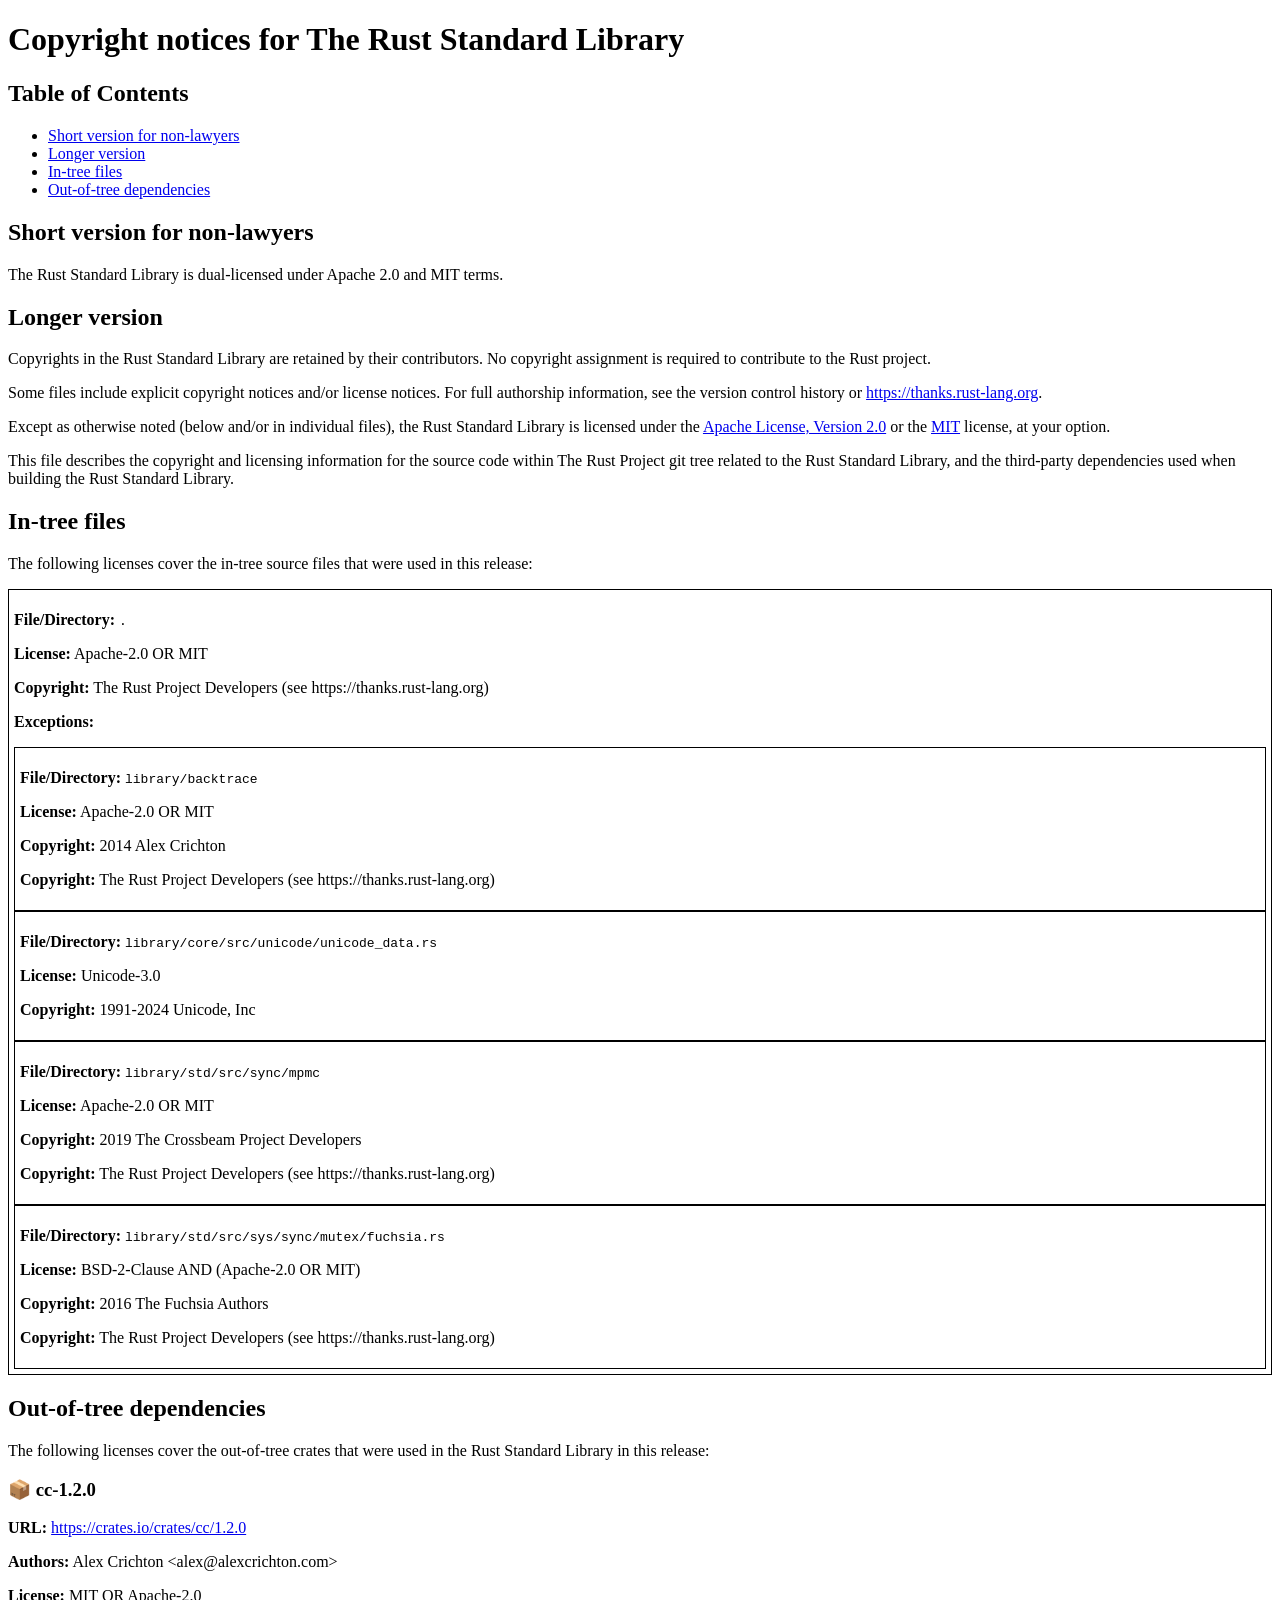
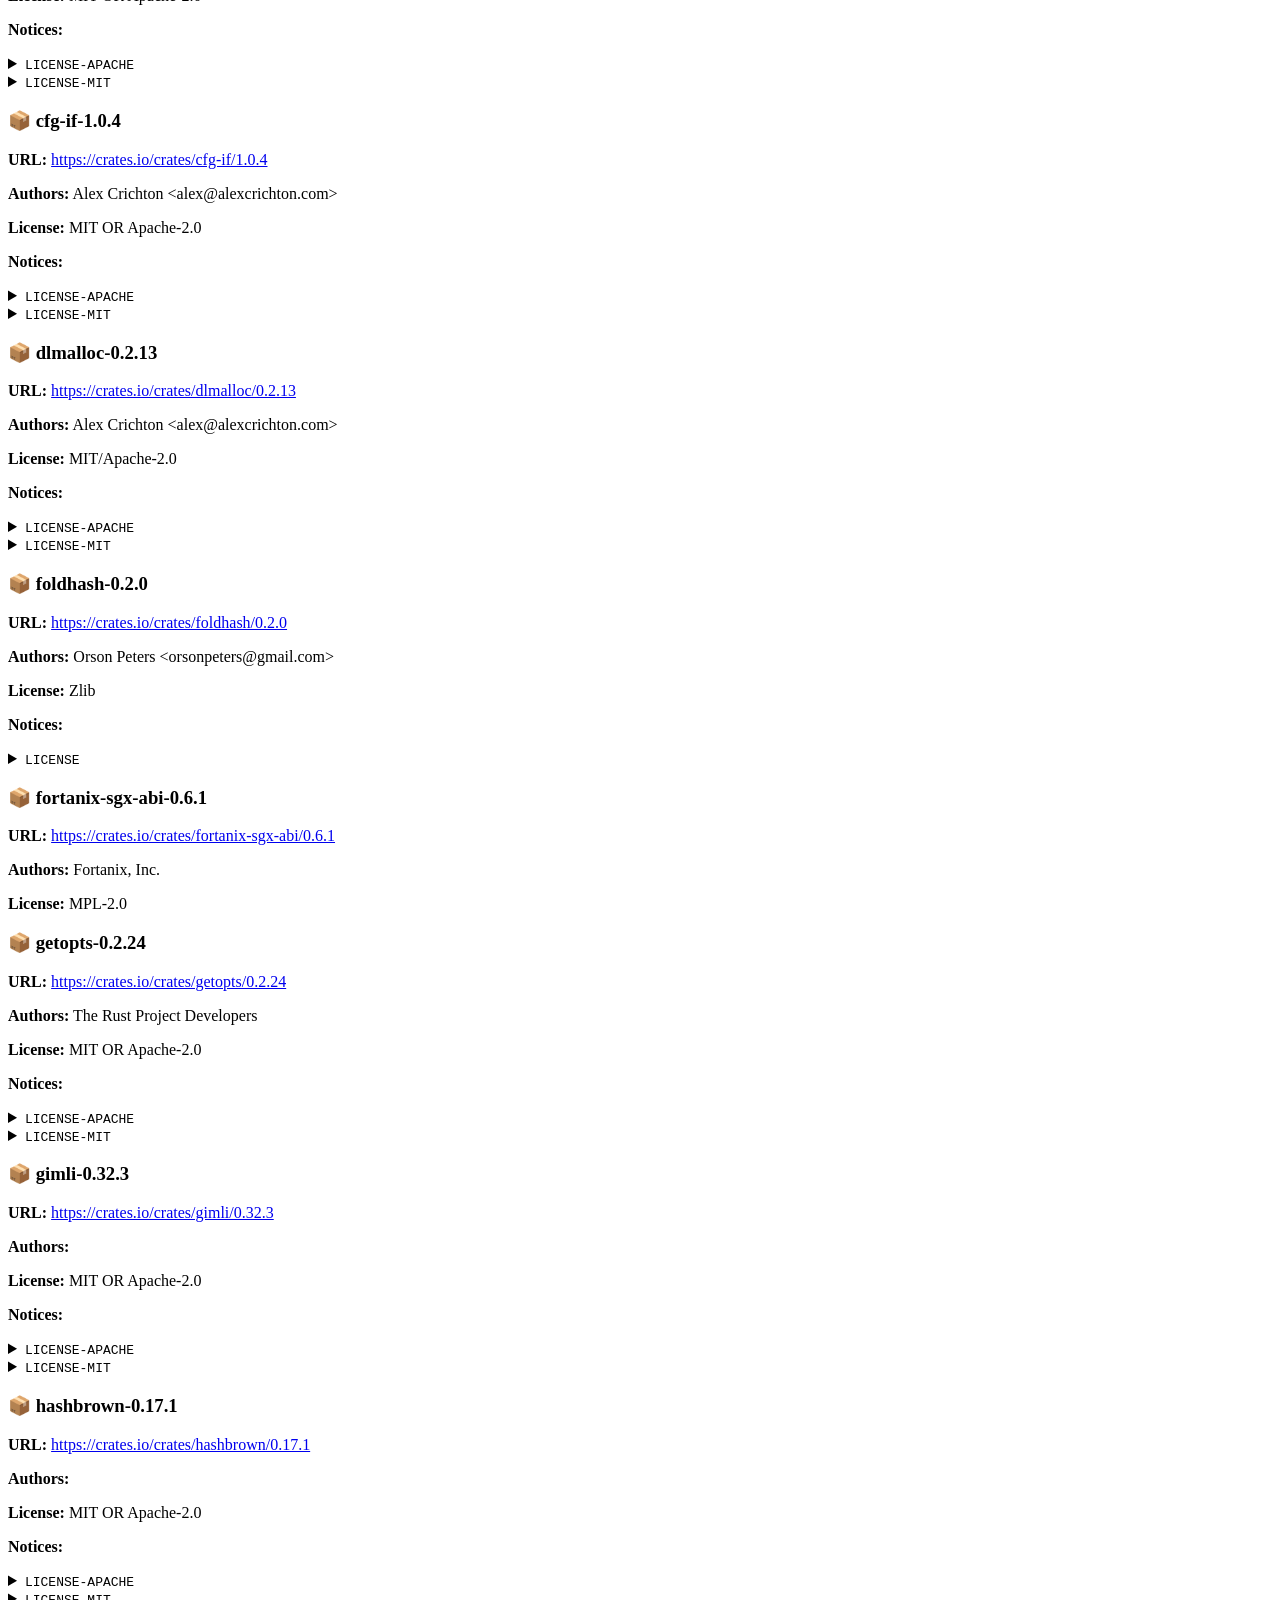
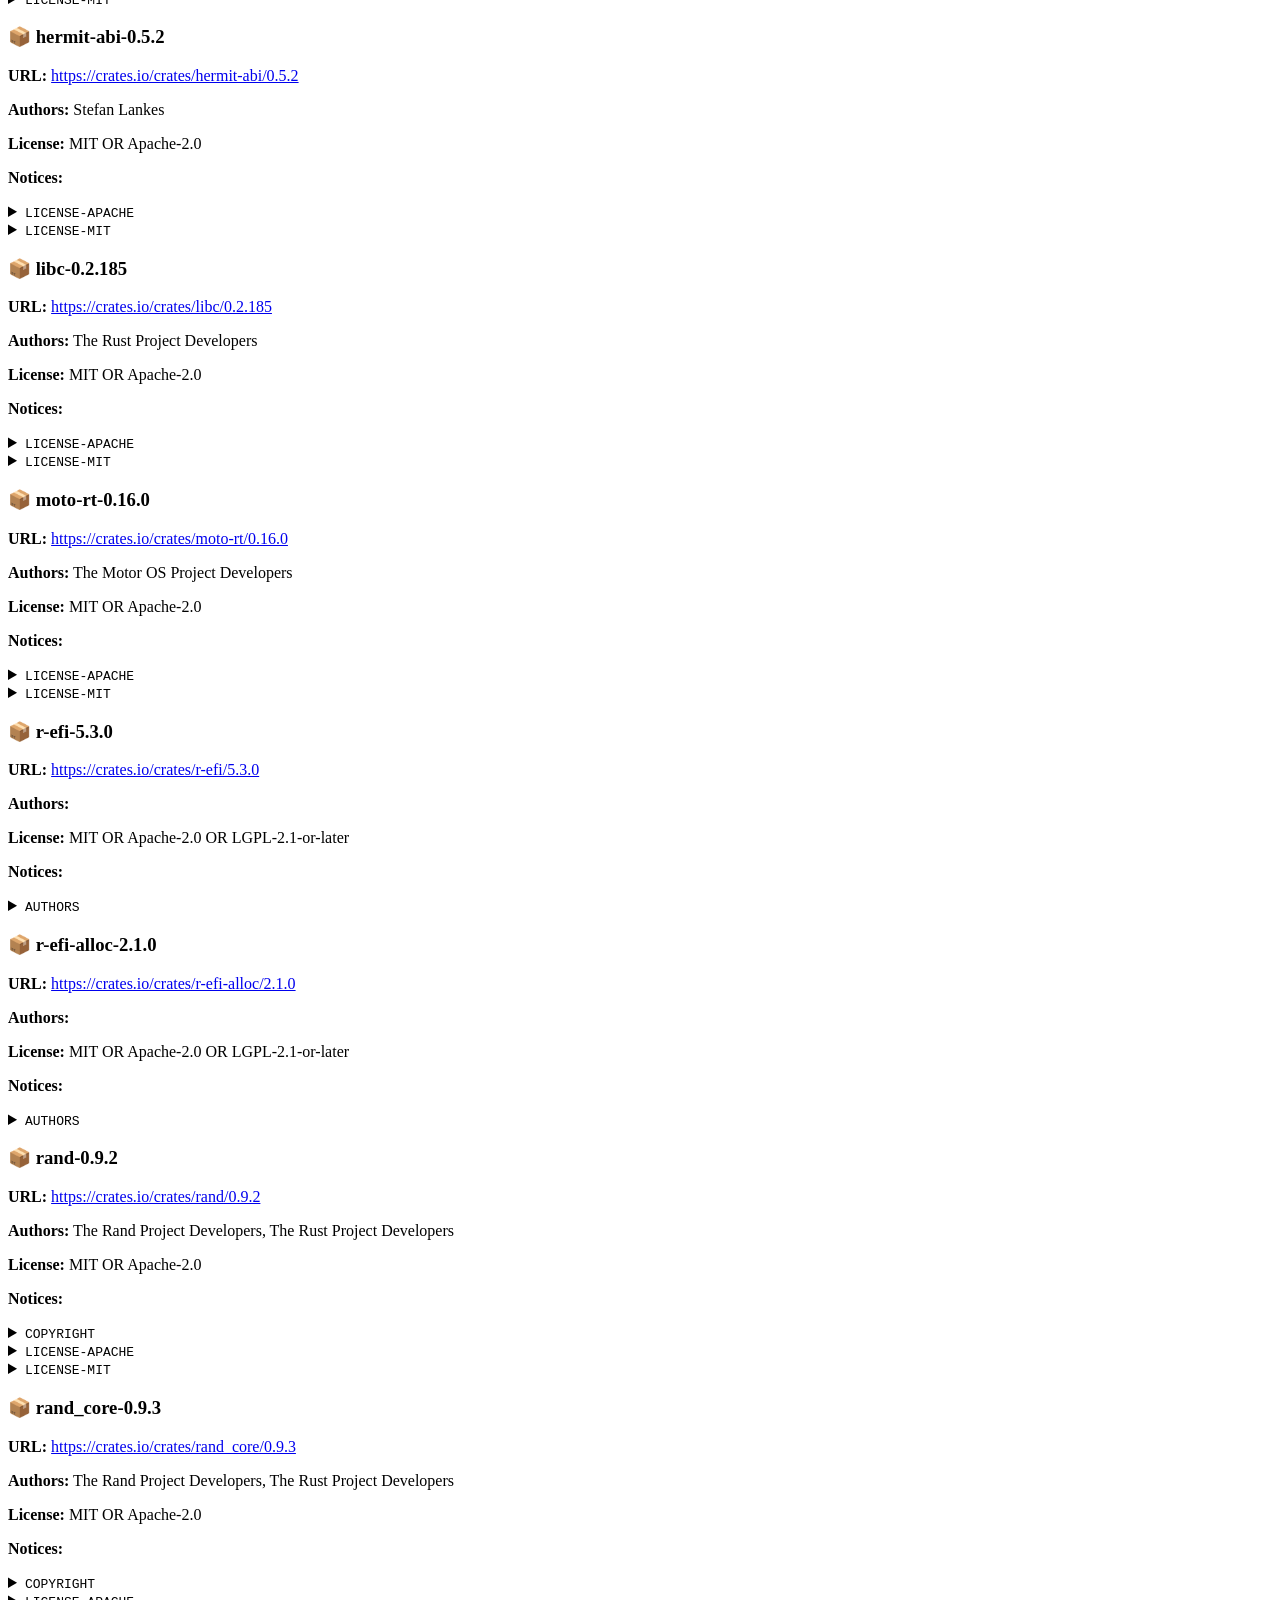
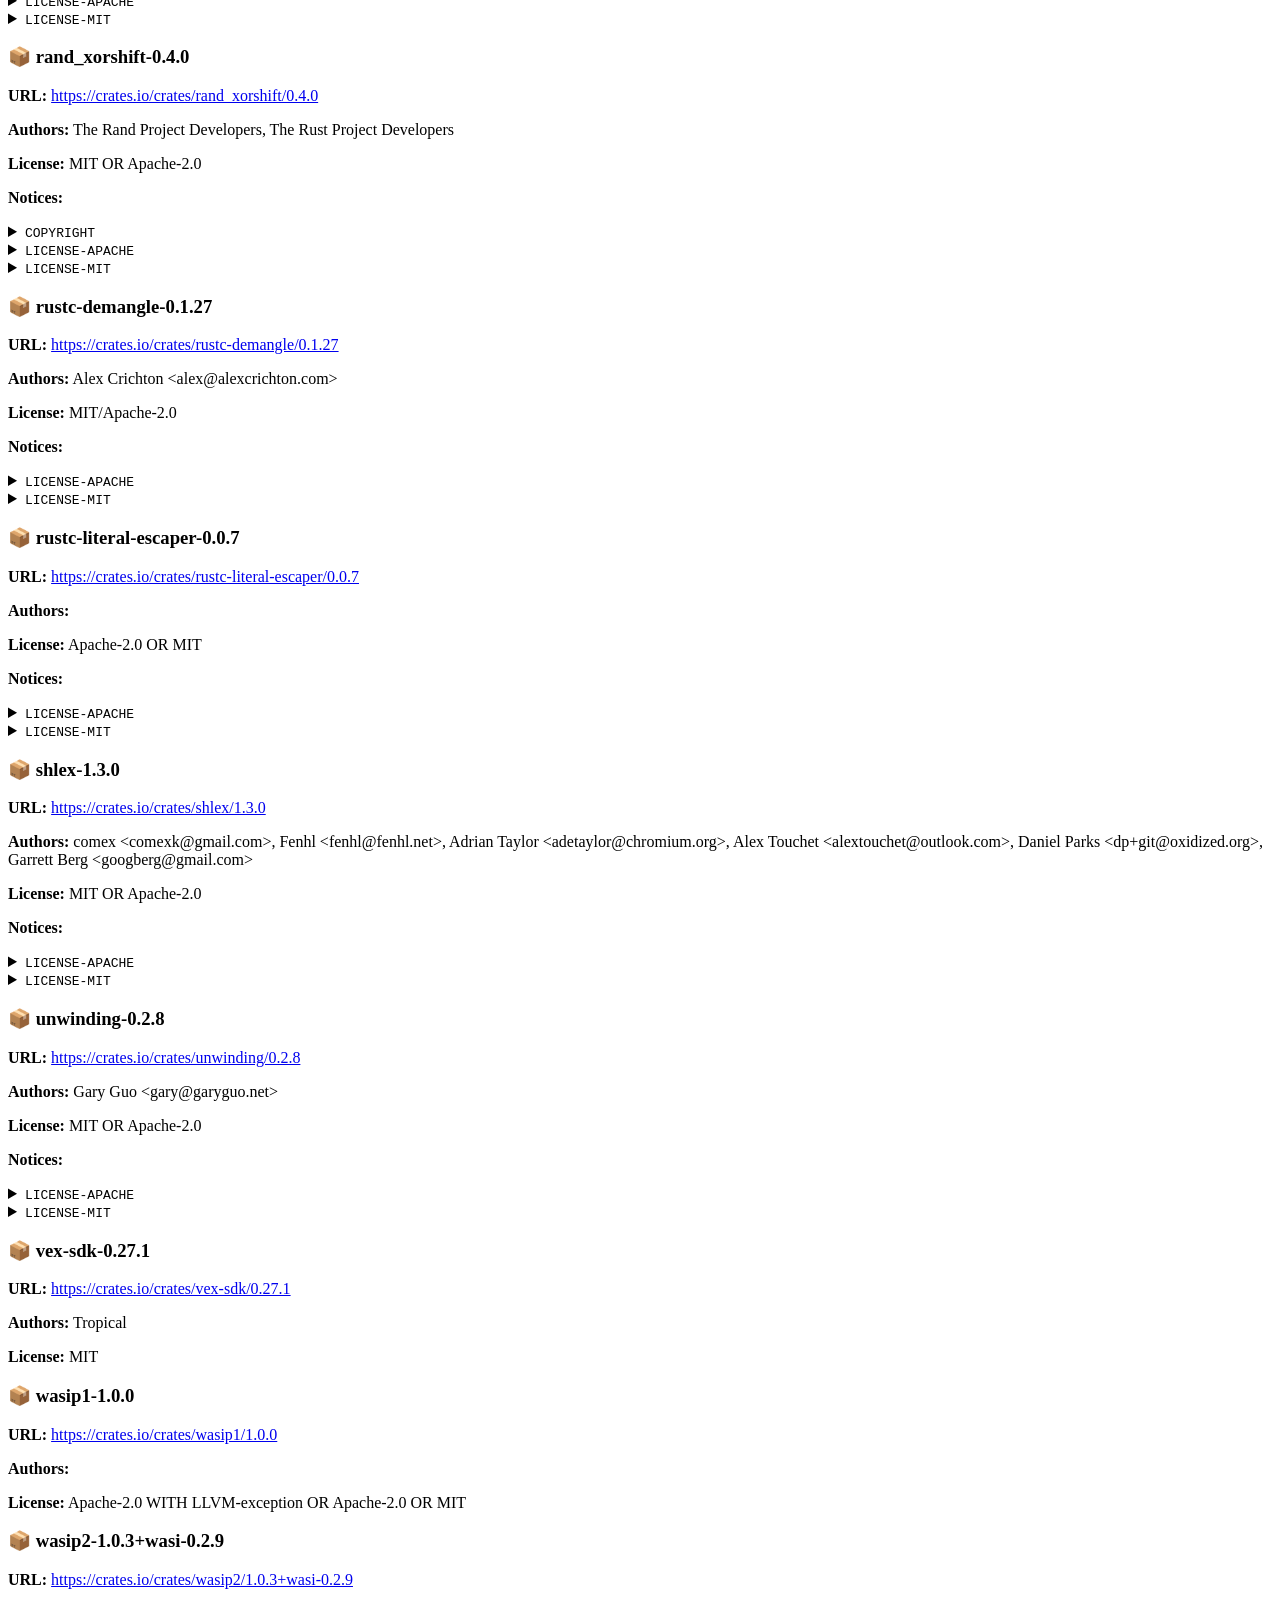
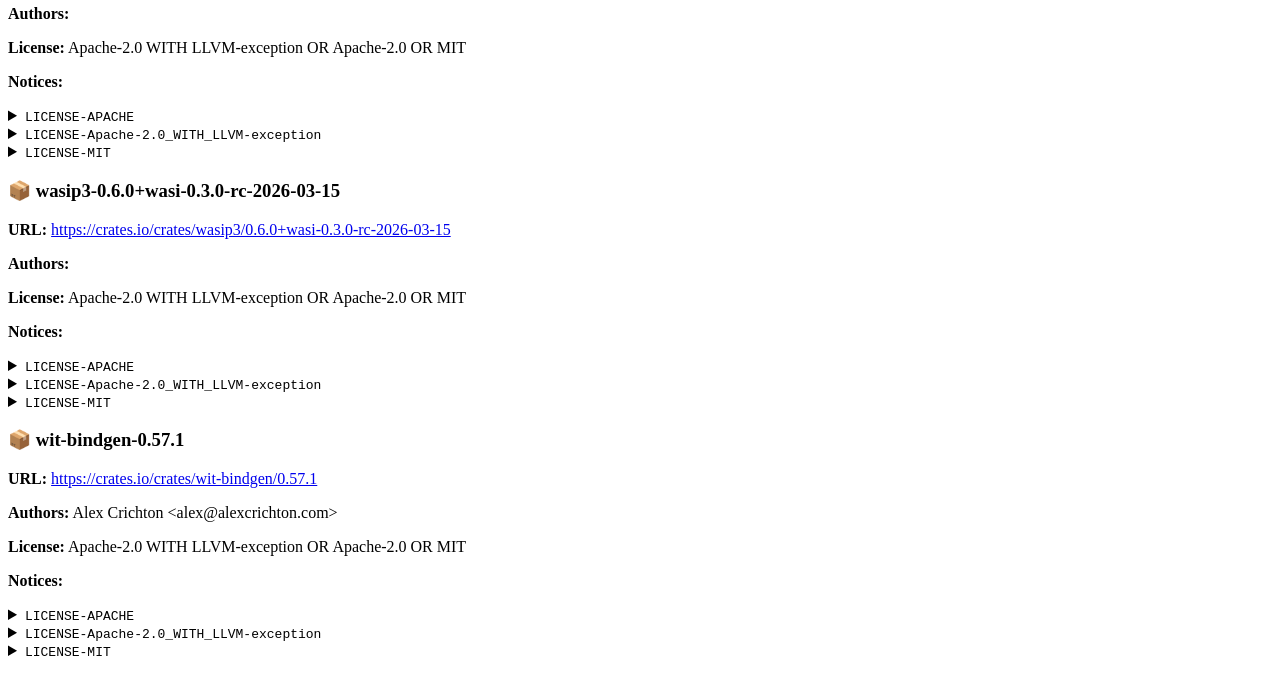
<file: docs/RUST_STDLIB_NOTICES.html>
<!DOCTYPE html>
<html>
<head>
    <meta charset="UTF-8">
    <title>Copyright notices for The Rust Standard Library</title>
</head>
<body>

<h1>Copyright notices for The Rust Standard Library</h1>

<h2>Table of Contents</h2>
<ul>
    <li><a href="#short-version">Short version for non-lawyers</a></li>
    <li><a href="#longer-version">Longer version</a></li>
    <li><a href="#in-tree-files">In-tree files</a></li>
    <li><a href="#out-of-tree-dependencies">Out-of-tree dependencies</a></li>
</ul>

<h2 id="short-version">Short version for non-lawyers</h2>

The Rust Standard Library is dual-licensed under Apache 2.0 and MIT terms.

<h2 id="longer-version">Longer version</h2>

<p>Copyrights in the Rust Standard Library are retained by their contributors. No copyright assignment is required to contribute to the Rust project.</p>

<p>Some files include explicit copyright notices and/or license notices. For full authorship information, see the version control history or <a href="https://thanks.rust-lang.org">https://thanks.rust-lang.org</a>.</p>

<p>Except as otherwise noted (below and/or in individual files), the Rust Standard Library is licensed under the <a href="http://www.apache.org/licenses/LICENSE-2.0">Apache License, Version 2.0</a> or the <a href="http://opensource.org/licenses/MIT">MIT</a> license, at your option.</p>

<p>This file describes the copyright and licensing information for the source code within The Rust Project git tree related to the Rust Standard Library, and the third-party dependencies used when building the Rust Standard Library.</p>

<h2 id="in-tree-files">In-tree files</h2>

<p>The following licenses cover the in-tree source files that were used in this release:</p>






<div style="border:1px solid black; padding: 5px;">

    <p>
    <b>File/Directory:</b> <code>.</code>
    </p>

    

    <p><b>License:</b> Apache-2.0 OR MIT</p>
    
    <p><b>Copyright:</b> The Rust Project Developers (see https://thanks.rust-lang.org)</p>
    

    

    

    <p><b>Exceptions:</b></p>
    
    

<div style="border:1px solid black; padding: 5px;">

    <p>
    <b>File/Directory:</b> <code>library/backtrace</code>
    </p>

    

    <p><b>License:</b> Apache-2.0 OR MIT</p>
    
    <p><b>Copyright:</b> 2014 Alex Crichton</p>
    
    <p><b>Copyright:</b> The Rust Project Developers (see https://thanks.rust-lang.org)</p>
    

    

    

</div>


    
    

<div style="border:1px solid black; padding: 5px;">
    <p>
    <b>File/Directory:</b> <code>library/core/src/unicode/unicode_data.rs</code>
    </p>

    <p><b>License:</b> Unicode-3.0</p>
    
    <p><b>Copyright:</b> 1991-2024 Unicode, Inc</p>
    
</div>


    
    

<div style="border:1px solid black; padding: 5px;">

    <p>
    <b>File/Directory:</b> <code>library/std/src/sync/mpmc</code>
    </p>

    

    <p><b>License:</b> Apache-2.0 OR MIT</p>
    
    <p><b>Copyright:</b> 2019 The Crossbeam Project Developers</p>
    
    <p><b>Copyright:</b> The Rust Project Developers (see https://thanks.rust-lang.org)</p>
    

    

    

</div>


    
    

<div style="border:1px solid black; padding: 5px;">
    <p>
    <b>File/Directory:</b> <code>library/std/src/sys/sync/mutex/fuchsia.rs</code>
    </p>

    <p><b>License:</b> BSD-2-Clause AND (Apache-2.0 OR MIT)</p>
    
    <p><b>Copyright:</b> 2016 The Fuchsia Authors</p>
    
    <p><b>Copyright:</b> The Rust Project Developers (see https://thanks.rust-lang.org)</p>
    
</div>


    

    

</div>






<h2 id="out-of-tree-dependencies">Out-of-tree dependencies</h2>

<p>The following licenses cover the out-of-tree crates that were used in the
Rust Standard Library in this release:</p>


    <h3>📦 cc-1.2.0</h3>
    <p><b>URL:</b> <a href="https://crates.io/crates/cc/1.2.0">https://crates.io/crates/cc/1.2.0</a></p>
    <p><b>Authors:</b> Alex Crichton &#60;alex@alexcrichton.com&#62;</p>
    <p><b>License:</b> MIT OR Apache-2.0</p>
    
    
        <p><b>Notices:</b>
        
            <details>
                <summary><code>LICENSE-APACHE</code></summary>
                <pre>
                              Apache License
                        Version 2.0, January 2004
                     http://www.apache.org/licenses/

TERMS AND CONDITIONS FOR USE, REPRODUCTION, AND DISTRIBUTION

1. Definitions.

   &#34;License&#34; shall mean the terms and conditions for use, reproduction,
   and distribution as defined by Sections 1 through 9 of this document.

   &#34;Licensor&#34; shall mean the copyright owner or entity authorized by
   the copyright owner that is granting the License.

   &#34;Legal Entity&#34; shall mean the union of the acting entity and all
   other entities that control, are controlled by, or are under common
   control with that entity. For the purposes of this definition,
   &#34;control&#34; means (i) the power, direct or indirect, to cause the
   direction or management of such entity, whether by contract or
   otherwise, or (ii) ownership of fifty percent (50%) or more of the
   outstanding shares, or (iii) beneficial ownership of such entity.

   &#34;You&#34; (or &#34;Your&#34;) shall mean an individual or Legal Entity
   exercising permissions granted by this License.

   &#34;Source&#34; form shall mean the preferred form for making modifications,
   including but not limited to software source code, documentation
   source, and configuration files.

   &#34;Object&#34; form shall mean any form resulting from mechanical
   transformation or translation of a Source form, including but
   not limited to compiled object code, generated documentation,
   and conversions to other media types.

   &#34;Work&#34; shall mean the work of authorship, whether in Source or
   Object form, made available under the License, as indicated by a
   copyright notice that is included in or attached to the work
   (an example is provided in the Appendix below).

   &#34;Derivative Works&#34; shall mean any work, whether in Source or Object
   form, that is based on (or derived from) the Work and for which the
   editorial revisions, annotations, elaborations, or other modifications
   represent, as a whole, an original work of authorship. For the purposes
   of this License, Derivative Works shall not include works that remain
   separable from, or merely link (or bind by name) to the interfaces of,
   the Work and Derivative Works thereof.

   &#34;Contribution&#34; shall mean any work of authorship, including
   the original version of the Work and any modifications or additions
   to that Work or Derivative Works thereof, that is intentionally
   submitted to Licensor for inclusion in the Work by the copyright owner
   or by an individual or Legal Entity authorized to submit on behalf of
   the copyright owner. For the purposes of this definition, &#34;submitted&#34;
   means any form of electronic, verbal, or written communication sent
   to the Licensor or its representatives, including but not limited to
   communication on electronic mailing lists, source code control systems,
   and issue tracking systems that are managed by, or on behalf of, the
   Licensor for the purpose of discussing and improving the Work, but
   excluding communication that is conspicuously marked or otherwise
   designated in writing by the copyright owner as &#34;Not a Contribution.&#34;

   &#34;Contributor&#34; shall mean Licensor and any individual or Legal Entity
   on behalf of whom a Contribution has been received by Licensor and
   subsequently incorporated within the Work.

2. Grant of Copyright License. Subject to the terms and conditions of
   this License, each Contributor hereby grants to You a perpetual,
   worldwide, non-exclusive, no-charge, royalty-free, irrevocable
   copyright license to reproduce, prepare Derivative Works of,
   publicly display, publicly perform, sublicense, and distribute the
   Work and such Derivative Works in Source or Object form.

3. Grant of Patent License. Subject to the terms and conditions of
   this License, each Contributor hereby grants to You a perpetual,
   worldwide, non-exclusive, no-charge, royalty-free, irrevocable
   (except as stated in this section) patent license to make, have made,
   use, offer to sell, sell, import, and otherwise transfer the Work,
   where such license applies only to those patent claims licensable
   by such Contributor that are necessarily infringed by their
   Contribution(s) alone or by combination of their Contribution(s)
   with the Work to which such Contribution(s) was submitted. If You
   institute patent litigation against any entity (including a
   cross-claim or counterclaim in a lawsuit) alleging that the Work
   or a Contribution incorporated within the Work constitutes direct
   or contributory patent infringement, then any patent licenses
   granted to You under this License for that Work shall terminate
   as of the date such litigation is filed.

4. Redistribution. You may reproduce and distribute copies of the
   Work or Derivative Works thereof in any medium, with or without
   modifications, and in Source or Object form, provided that You
   meet the following conditions:

   (a) You must give any other recipients of the Work or
       Derivative Works a copy of this License; and

   (b) You must cause any modified files to carry prominent notices
       stating that You changed the files; and

   (c) You must retain, in the Source form of any Derivative Works
       that You distribute, all copyright, patent, trademark, and
       attribution notices from the Source form of the Work,
       excluding those notices that do not pertain to any part of
       the Derivative Works; and

   (d) If the Work includes a &#34;NOTICE&#34; text file as part of its
       distribution, then any Derivative Works that You distribute must
       include a readable copy of the attribution notices contained
       within such NOTICE file, excluding those notices that do not
       pertain to any part of the Derivative Works, in at least one
       of the following places: within a NOTICE text file distributed
       as part of the Derivative Works; within the Source form or
       documentation, if provided along with the Derivative Works; or,
       within a display generated by the Derivative Works, if and
       wherever such third-party notices normally appear. The contents
       of the NOTICE file are for informational purposes only and
       do not modify the License. You may add Your own attribution
       notices within Derivative Works that You distribute, alongside
       or as an addendum to the NOTICE text from the Work, provided
       that such additional attribution notices cannot be construed
       as modifying the License.

   You may add Your own copyright statement to Your modifications and
   may provide additional or different license terms and conditions
   for use, reproduction, or distribution of Your modifications, or
   for any such Derivative Works as a whole, provided Your use,
   reproduction, and distribution of the Work otherwise complies with
   the conditions stated in this License.

5. Submission of Contributions. Unless You explicitly state otherwise,
   any Contribution intentionally submitted for inclusion in the Work
   by You to the Licensor shall be under the terms and conditions of
   this License, without any additional terms or conditions.
   Notwithstanding the above, nothing herein shall supersede or modify
   the terms of any separate license agreement you may have executed
   with Licensor regarding such Contributions.

6. Trademarks. This License does not grant permission to use the trade
   names, trademarks, service marks, or product names of the Licensor,
   except as required for reasonable and customary use in describing the
   origin of the Work and reproducing the content of the NOTICE file.

7. Disclaimer of Warranty. Unless required by applicable law or
   agreed to in writing, Licensor provides the Work (and each
   Contributor provides its Contributions) on an &#34;AS IS&#34; BASIS,
   WITHOUT WARRANTIES OR CONDITIONS OF ANY KIND, either express or
   implied, including, without limitation, any warranties or conditions
   of TITLE, NON-INFRINGEMENT, MERCHANTABILITY, or FITNESS FOR A
   PARTICULAR PURPOSE. You are solely responsible for determining the
   appropriateness of using or redistributing the Work and assume any
   risks associated with Your exercise of permissions under this License.

8. Limitation of Liability. In no event and under no legal theory,
   whether in tort (including negligence), contract, or otherwise,
   unless required by applicable law (such as deliberate and grossly
   negligent acts) or agreed to in writing, shall any Contributor be
   liable to You for damages, including any direct, indirect, special,
   incidental, or consequential damages of any character arising as a
   result of this License or out of the use or inability to use the
   Work (including but not limited to damages for loss of goodwill,
   work stoppage, computer failure or malfunction, or any and all
   other commercial damages or losses), even if such Contributor
   has been advised of the possibility of such damages.

9. Accepting Warranty or Additional Liability. While redistributing
   the Work or Derivative Works thereof, You may choose to offer,
   and charge a fee for, acceptance of support, warranty, indemnity,
   or other liability obligations and/or rights consistent with this
   License. However, in accepting such obligations, You may act only
   on Your own behalf and on Your sole responsibility, not on behalf
   of any other Contributor, and only if You agree to indemnify,
   defend, and hold each Contributor harmless for any liability
   incurred by, or claims asserted against, such Contributor by reason
   of your accepting any such warranty or additional liability.

END OF TERMS AND CONDITIONS

APPENDIX: How to apply the Apache License to your work.

   To apply the Apache License to your work, attach the following
   boilerplate notice, with the fields enclosed by brackets &#34;[]&#34;
   replaced with your own identifying information. (Don&#39;t include
   the brackets!)  The text should be enclosed in the appropriate
   comment syntax for the file format. We also recommend that a
   file or class name and description of purpose be included on the
   same &#34;printed page&#34; as the copyright notice for easier
   identification within third-party archives.

Copyright [yyyy] [name of copyright owner]

Licensed under the Apache License, Version 2.0 (the &#34;License&#34;);
you may not use this file except in compliance with the License.
You may obtain a copy of the License at

	http://www.apache.org/licenses/LICENSE-2.0

Unless required by applicable law or agreed to in writing, software
distributed under the License is distributed on an &#34;AS IS&#34; BASIS,
WITHOUT WARRANTIES OR CONDITIONS OF ANY KIND, either express or implied.
See the License for the specific language governing permissions and
limitations under the License.

                </pre>
            </details>
        
            <details>
                <summary><code>LICENSE-MIT</code></summary>
                <pre>
Copyright (c) 2014 Alex Crichton

Permission is hereby granted, free of charge, to any
person obtaining a copy of this software and associated
documentation files (the &#34;Software&#34;), to deal in the
Software without restriction, including without
limitation the rights to use, copy, modify, merge,
publish, distribute, sublicense, and/or sell copies of
the Software, and to permit persons to whom the Software
is furnished to do so, subject to the following
conditions:

The above copyright notice and this permission notice
shall be included in all copies or substantial portions
of the Software.

THE SOFTWARE IS PROVIDED &#34;AS IS&#34;, WITHOUT WARRANTY OF
ANY KIND, EXPRESS OR IMPLIED, INCLUDING BUT NOT LIMITED
TO THE WARRANTIES OF MERCHANTABILITY, FITNESS FOR A
PARTICULAR PURPOSE AND NONINFRINGEMENT. IN NO EVENT
SHALL THE AUTHORS OR COPYRIGHT HOLDERS BE LIABLE FOR ANY
CLAIM, DAMAGES OR OTHER LIABILITY, WHETHER IN AN ACTION
OF CONTRACT, TORT OR OTHERWISE, ARISING FROM, OUT OF OR
IN CONNECTION WITH THE SOFTWARE OR THE USE OR OTHER
DEALINGS IN THE SOFTWARE.

                </pre>
            </details>
        
        </p>
    

    <h3>📦 cfg-if-1.0.4</h3>
    <p><b>URL:</b> <a href="https://crates.io/crates/cfg-if/1.0.4">https://crates.io/crates/cfg-if/1.0.4</a></p>
    <p><b>Authors:</b> Alex Crichton &#60;alex@alexcrichton.com&#62;</p>
    <p><b>License:</b> MIT OR Apache-2.0</p>
    
    
        <p><b>Notices:</b>
        
            <details>
                <summary><code>LICENSE-APACHE</code></summary>
                <pre>
                              Apache License
                        Version 2.0, January 2004
                     http://www.apache.org/licenses/

TERMS AND CONDITIONS FOR USE, REPRODUCTION, AND DISTRIBUTION

1. Definitions.

   &#34;License&#34; shall mean the terms and conditions for use, reproduction,
   and distribution as defined by Sections 1 through 9 of this document.

   &#34;Licensor&#34; shall mean the copyright owner or entity authorized by
   the copyright owner that is granting the License.

   &#34;Legal Entity&#34; shall mean the union of the acting entity and all
   other entities that control, are controlled by, or are under common
   control with that entity. For the purposes of this definition,
   &#34;control&#34; means (i) the power, direct or indirect, to cause the
   direction or management of such entity, whether by contract or
   otherwise, or (ii) ownership of fifty percent (50%) or more of the
   outstanding shares, or (iii) beneficial ownership of such entity.

   &#34;You&#34; (or &#34;Your&#34;) shall mean an individual or Legal Entity
   exercising permissions granted by this License.

   &#34;Source&#34; form shall mean the preferred form for making modifications,
   including but not limited to software source code, documentation
   source, and configuration files.

   &#34;Object&#34; form shall mean any form resulting from mechanical
   transformation or translation of a Source form, including but
   not limited to compiled object code, generated documentation,
   and conversions to other media types.

   &#34;Work&#34; shall mean the work of authorship, whether in Source or
   Object form, made available under the License, as indicated by a
   copyright notice that is included in or attached to the work
   (an example is provided in the Appendix below).

   &#34;Derivative Works&#34; shall mean any work, whether in Source or Object
   form, that is based on (or derived from) the Work and for which the
   editorial revisions, annotations, elaborations, or other modifications
   represent, as a whole, an original work of authorship. For the purposes
   of this License, Derivative Works shall not include works that remain
   separable from, or merely link (or bind by name) to the interfaces of,
   the Work and Derivative Works thereof.

   &#34;Contribution&#34; shall mean any work of authorship, including
   the original version of the Work and any modifications or additions
   to that Work or Derivative Works thereof, that is intentionally
   submitted to Licensor for inclusion in the Work by the copyright owner
   or by an individual or Legal Entity authorized to submit on behalf of
   the copyright owner. For the purposes of this definition, &#34;submitted&#34;
   means any form of electronic, verbal, or written communication sent
   to the Licensor or its representatives, including but not limited to
   communication on electronic mailing lists, source code control systems,
   and issue tracking systems that are managed by, or on behalf of, the
   Licensor for the purpose of discussing and improving the Work, but
   excluding communication that is conspicuously marked or otherwise
   designated in writing by the copyright owner as &#34;Not a Contribution.&#34;

   &#34;Contributor&#34; shall mean Licensor and any individual or Legal Entity
   on behalf of whom a Contribution has been received by Licensor and
   subsequently incorporated within the Work.

2. Grant of Copyright License. Subject to the terms and conditions of
   this License, each Contributor hereby grants to You a perpetual,
   worldwide, non-exclusive, no-charge, royalty-free, irrevocable
   copyright license to reproduce, prepare Derivative Works of,
   publicly display, publicly perform, sublicense, and distribute the
   Work and such Derivative Works in Source or Object form.

3. Grant of Patent License. Subject to the terms and conditions of
   this License, each Contributor hereby grants to You a perpetual,
   worldwide, non-exclusive, no-charge, royalty-free, irrevocable
   (except as stated in this section) patent license to make, have made,
   use, offer to sell, sell, import, and otherwise transfer the Work,
   where such license applies only to those patent claims licensable
   by such Contributor that are necessarily infringed by their
   Contribution(s) alone or by combination of their Contribution(s)
   with the Work to which such Contribution(s) was submitted. If You
   institute patent litigation against any entity (including a
   cross-claim or counterclaim in a lawsuit) alleging that the Work
   or a Contribution incorporated within the Work constitutes direct
   or contributory patent infringement, then any patent licenses
   granted to You under this License for that Work shall terminate
   as of the date such litigation is filed.

4. Redistribution. You may reproduce and distribute copies of the
   Work or Derivative Works thereof in any medium, with or without
   modifications, and in Source or Object form, provided that You
   meet the following conditions:

   (a) You must give any other recipients of the Work or
       Derivative Works a copy of this License; and

   (b) You must cause any modified files to carry prominent notices
       stating that You changed the files; and

   (c) You must retain, in the Source form of any Derivative Works
       that You distribute, all copyright, patent, trademark, and
       attribution notices from the Source form of the Work,
       excluding those notices that do not pertain to any part of
       the Derivative Works; and

   (d) If the Work includes a &#34;NOTICE&#34; text file as part of its
       distribution, then any Derivative Works that You distribute must
       include a readable copy of the attribution notices contained
       within such NOTICE file, excluding those notices that do not
       pertain to any part of the Derivative Works, in at least one
       of the following places: within a NOTICE text file distributed
       as part of the Derivative Works; within the Source form or
       documentation, if provided along with the Derivative Works; or,
       within a display generated by the Derivative Works, if and
       wherever such third-party notices normally appear. The contents
       of the NOTICE file are for informational purposes only and
       do not modify the License. You may add Your own attribution
       notices within Derivative Works that You distribute, alongside
       or as an addendum to the NOTICE text from the Work, provided
       that such additional attribution notices cannot be construed
       as modifying the License.

   You may add Your own copyright statement to Your modifications and
   may provide additional or different license terms and conditions
   for use, reproduction, or distribution of Your modifications, or
   for any such Derivative Works as a whole, provided Your use,
   reproduction, and distribution of the Work otherwise complies with
   the conditions stated in this License.

5. Submission of Contributions. Unless You explicitly state otherwise,
   any Contribution intentionally submitted for inclusion in the Work
   by You to the Licensor shall be under the terms and conditions of
   this License, without any additional terms or conditions.
   Notwithstanding the above, nothing herein shall supersede or modify
   the terms of any separate license agreement you may have executed
   with Licensor regarding such Contributions.

6. Trademarks. This License does not grant permission to use the trade
   names, trademarks, service marks, or product names of the Licensor,
   except as required for reasonable and customary use in describing the
   origin of the Work and reproducing the content of the NOTICE file.

7. Disclaimer of Warranty. Unless required by applicable law or
   agreed to in writing, Licensor provides the Work (and each
   Contributor provides its Contributions) on an &#34;AS IS&#34; BASIS,
   WITHOUT WARRANTIES OR CONDITIONS OF ANY KIND, either express or
   implied, including, without limitation, any warranties or conditions
   of TITLE, NON-INFRINGEMENT, MERCHANTABILITY, or FITNESS FOR A
   PARTICULAR PURPOSE. You are solely responsible for determining the
   appropriateness of using or redistributing the Work and assume any
   risks associated with Your exercise of permissions under this License.

8. Limitation of Liability. In no event and under no legal theory,
   whether in tort (including negligence), contract, or otherwise,
   unless required by applicable law (such as deliberate and grossly
   negligent acts) or agreed to in writing, shall any Contributor be
   liable to You for damages, including any direct, indirect, special,
   incidental, or consequential damages of any character arising as a
   result of this License or out of the use or inability to use the
   Work (including but not limited to damages for loss of goodwill,
   work stoppage, computer failure or malfunction, or any and all
   other commercial damages or losses), even if such Contributor
   has been advised of the possibility of such damages.

9. Accepting Warranty or Additional Liability. While redistributing
   the Work or Derivative Works thereof, You may choose to offer,
   and charge a fee for, acceptance of support, warranty, indemnity,
   or other liability obligations and/or rights consistent with this
   License. However, in accepting such obligations, You may act only
   on Your own behalf and on Your sole responsibility, not on behalf
   of any other Contributor, and only if You agree to indemnify,
   defend, and hold each Contributor harmless for any liability
   incurred by, or claims asserted against, such Contributor by reason
   of your accepting any such warranty or additional liability.

END OF TERMS AND CONDITIONS

APPENDIX: How to apply the Apache License to your work.

   To apply the Apache License to your work, attach the following
   boilerplate notice, with the fields enclosed by brackets &#34;[]&#34;
   replaced with your own identifying information. (Don&#39;t include
   the brackets!)  The text should be enclosed in the appropriate
   comment syntax for the file format. We also recommend that a
   file or class name and description of purpose be included on the
   same &#34;printed page&#34; as the copyright notice for easier
   identification within third-party archives.

Copyright [yyyy] [name of copyright owner]

Licensed under the Apache License, Version 2.0 (the &#34;License&#34;);
you may not use this file except in compliance with the License.
You may obtain a copy of the License at

	http://www.apache.org/licenses/LICENSE-2.0

Unless required by applicable law or agreed to in writing, software
distributed under the License is distributed on an &#34;AS IS&#34; BASIS,
WITHOUT WARRANTIES OR CONDITIONS OF ANY KIND, either express or implied.
See the License for the specific language governing permissions and
limitations under the License.

                </pre>
            </details>
        
            <details>
                <summary><code>LICENSE-MIT</code></summary>
                <pre>
Copyright (c) 2014 Alex Crichton

Permission is hereby granted, free of charge, to any
person obtaining a copy of this software and associated
documentation files (the &#34;Software&#34;), to deal in the
Software without restriction, including without
limitation the rights to use, copy, modify, merge,
publish, distribute, sublicense, and/or sell copies of
the Software, and to permit persons to whom the Software
is furnished to do so, subject to the following
conditions:

The above copyright notice and this permission notice
shall be included in all copies or substantial portions
of the Software.

THE SOFTWARE IS PROVIDED &#34;AS IS&#34;, WITHOUT WARRANTY OF
ANY KIND, EXPRESS OR IMPLIED, INCLUDING BUT NOT LIMITED
TO THE WARRANTIES OF MERCHANTABILITY, FITNESS FOR A
PARTICULAR PURPOSE AND NONINFRINGEMENT. IN NO EVENT
SHALL THE AUTHORS OR COPYRIGHT HOLDERS BE LIABLE FOR ANY
CLAIM, DAMAGES OR OTHER LIABILITY, WHETHER IN AN ACTION
OF CONTRACT, TORT OR OTHERWISE, ARISING FROM, OUT OF OR
IN CONNECTION WITH THE SOFTWARE OR THE USE OR OTHER
DEALINGS IN THE SOFTWARE.

                </pre>
            </details>
        
        </p>
    

    <h3>📦 dlmalloc-0.2.13</h3>
    <p><b>URL:</b> <a href="https://crates.io/crates/dlmalloc/0.2.13">https://crates.io/crates/dlmalloc/0.2.13</a></p>
    <p><b>Authors:</b> Alex Crichton &#60;alex@alexcrichton.com&#62;</p>
    <p><b>License:</b> MIT/Apache-2.0</p>
    
    
        <p><b>Notices:</b>
        
            <details>
                <summary><code>LICENSE-APACHE</code></summary>
                <pre>
                              Apache License
                        Version 2.0, January 2004
                     http://www.apache.org/licenses/

TERMS AND CONDITIONS FOR USE, REPRODUCTION, AND DISTRIBUTION

1. Definitions.

   &#34;License&#34; shall mean the terms and conditions for use, reproduction,
   and distribution as defined by Sections 1 through 9 of this document.

   &#34;Licensor&#34; shall mean the copyright owner or entity authorized by
   the copyright owner that is granting the License.

   &#34;Legal Entity&#34; shall mean the union of the acting entity and all
   other entities that control, are controlled by, or are under common
   control with that entity. For the purposes of this definition,
   &#34;control&#34; means (i) the power, direct or indirect, to cause the
   direction or management of such entity, whether by contract or
   otherwise, or (ii) ownership of fifty percent (50%) or more of the
   outstanding shares, or (iii) beneficial ownership of such entity.

   &#34;You&#34; (or &#34;Your&#34;) shall mean an individual or Legal Entity
   exercising permissions granted by this License.

   &#34;Source&#34; form shall mean the preferred form for making modifications,
   including but not limited to software source code, documentation
   source, and configuration files.

   &#34;Object&#34; form shall mean any form resulting from mechanical
   transformation or translation of a Source form, including but
   not limited to compiled object code, generated documentation,
   and conversions to other media types.

   &#34;Work&#34; shall mean the work of authorship, whether in Source or
   Object form, made available under the License, as indicated by a
   copyright notice that is included in or attached to the work
   (an example is provided in the Appendix below).

   &#34;Derivative Works&#34; shall mean any work, whether in Source or Object
   form, that is based on (or derived from) the Work and for which the
   editorial revisions, annotations, elaborations, or other modifications
   represent, as a whole, an original work of authorship. For the purposes
   of this License, Derivative Works shall not include works that remain
   separable from, or merely link (or bind by name) to the interfaces of,
   the Work and Derivative Works thereof.

   &#34;Contribution&#34; shall mean any work of authorship, including
   the original version of the Work and any modifications or additions
   to that Work or Derivative Works thereof, that is intentionally
   submitted to Licensor for inclusion in the Work by the copyright owner
   or by an individual or Legal Entity authorized to submit on behalf of
   the copyright owner. For the purposes of this definition, &#34;submitted&#34;
   means any form of electronic, verbal, or written communication sent
   to the Licensor or its representatives, including but not limited to
   communication on electronic mailing lists, source code control systems,
   and issue tracking systems that are managed by, or on behalf of, the
   Licensor for the purpose of discussing and improving the Work, but
   excluding communication that is conspicuously marked or otherwise
   designated in writing by the copyright owner as &#34;Not a Contribution.&#34;

   &#34;Contributor&#34; shall mean Licensor and any individual or Legal Entity
   on behalf of whom a Contribution has been received by Licensor and
   subsequently incorporated within the Work.

2. Grant of Copyright License. Subject to the terms and conditions of
   this License, each Contributor hereby grants to You a perpetual,
   worldwide, non-exclusive, no-charge, royalty-free, irrevocable
   copyright license to reproduce, prepare Derivative Works of,
   publicly display, publicly perform, sublicense, and distribute the
   Work and such Derivative Works in Source or Object form.

3. Grant of Patent License. Subject to the terms and conditions of
   this License, each Contributor hereby grants to You a perpetual,
   worldwide, non-exclusive, no-charge, royalty-free, irrevocable
   (except as stated in this section) patent license to make, have made,
   use, offer to sell, sell, import, and otherwise transfer the Work,
   where such license applies only to those patent claims licensable
   by such Contributor that are necessarily infringed by their
   Contribution(s) alone or by combination of their Contribution(s)
   with the Work to which such Contribution(s) was submitted. If You
   institute patent litigation against any entity (including a
   cross-claim or counterclaim in a lawsuit) alleging that the Work
   or a Contribution incorporated within the Work constitutes direct
   or contributory patent infringement, then any patent licenses
   granted to You under this License for that Work shall terminate
   as of the date such litigation is filed.

4. Redistribution. You may reproduce and distribute copies of the
   Work or Derivative Works thereof in any medium, with or without
   modifications, and in Source or Object form, provided that You
   meet the following conditions:

   (a) You must give any other recipients of the Work or
       Derivative Works a copy of this License; and

   (b) You must cause any modified files to carry prominent notices
       stating that You changed the files; and

   (c) You must retain, in the Source form of any Derivative Works
       that You distribute, all copyright, patent, trademark, and
       attribution notices from the Source form of the Work,
       excluding those notices that do not pertain to any part of
       the Derivative Works; and

   (d) If the Work includes a &#34;NOTICE&#34; text file as part of its
       distribution, then any Derivative Works that You distribute must
       include a readable copy of the attribution notices contained
       within such NOTICE file, excluding those notices that do not
       pertain to any part of the Derivative Works, in at least one
       of the following places: within a NOTICE text file distributed
       as part of the Derivative Works; within the Source form or
       documentation, if provided along with the Derivative Works; or,
       within a display generated by the Derivative Works, if and
       wherever such third-party notices normally appear. The contents
       of the NOTICE file are for informational purposes only and
       do not modify the License. You may add Your own attribution
       notices within Derivative Works that You distribute, alongside
       or as an addendum to the NOTICE text from the Work, provided
       that such additional attribution notices cannot be construed
       as modifying the License.

   You may add Your own copyright statement to Your modifications and
   may provide additional or different license terms and conditions
   for use, reproduction, or distribution of Your modifications, or
   for any such Derivative Works as a whole, provided Your use,
   reproduction, and distribution of the Work otherwise complies with
   the conditions stated in this License.

5. Submission of Contributions. Unless You explicitly state otherwise,
   any Contribution intentionally submitted for inclusion in the Work
   by You to the Licensor shall be under the terms and conditions of
   this License, without any additional terms or conditions.
   Notwithstanding the above, nothing herein shall supersede or modify
   the terms of any separate license agreement you may have executed
   with Licensor regarding such Contributions.

6. Trademarks. This License does not grant permission to use the trade
   names, trademarks, service marks, or product names of the Licensor,
   except as required for reasonable and customary use in describing the
   origin of the Work and reproducing the content of the NOTICE file.

7. Disclaimer of Warranty. Unless required by applicable law or
   agreed to in writing, Licensor provides the Work (and each
   Contributor provides its Contributions) on an &#34;AS IS&#34; BASIS,
   WITHOUT WARRANTIES OR CONDITIONS OF ANY KIND, either express or
   implied, including, without limitation, any warranties or conditions
   of TITLE, NON-INFRINGEMENT, MERCHANTABILITY, or FITNESS FOR A
   PARTICULAR PURPOSE. You are solely responsible for determining the
   appropriateness of using or redistributing the Work and assume any
   risks associated with Your exercise of permissions under this License.

8. Limitation of Liability. In no event and under no legal theory,
   whether in tort (including negligence), contract, or otherwise,
   unless required by applicable law (such as deliberate and grossly
   negligent acts) or agreed to in writing, shall any Contributor be
   liable to You for damages, including any direct, indirect, special,
   incidental, or consequential damages of any character arising as a
   result of this License or out of the use or inability to use the
   Work (including but not limited to damages for loss of goodwill,
   work stoppage, computer failure or malfunction, or any and all
   other commercial damages or losses), even if such Contributor
   has been advised of the possibility of such damages.

9. Accepting Warranty or Additional Liability. While redistributing
   the Work or Derivative Works thereof, You may choose to offer,
   and charge a fee for, acceptance of support, warranty, indemnity,
   or other liability obligations and/or rights consistent with this
   License. However, in accepting such obligations, You may act only
   on Your own behalf and on Your sole responsibility, not on behalf
   of any other Contributor, and only if You agree to indemnify,
   defend, and hold each Contributor harmless for any liability
   incurred by, or claims asserted against, such Contributor by reason
   of your accepting any such warranty or additional liability.

END OF TERMS AND CONDITIONS

APPENDIX: How to apply the Apache License to your work.

   To apply the Apache License to your work, attach the following
   boilerplate notice, with the fields enclosed by brackets &#34;[]&#34;
   replaced with your own identifying information. (Don&#39;t include
   the brackets!)  The text should be enclosed in the appropriate
   comment syntax for the file format. We also recommend that a
   file or class name and description of purpose be included on the
   same &#34;printed page&#34; as the copyright notice for easier
   identification within third-party archives.

Copyright [yyyy] [name of copyright owner]

Licensed under the Apache License, Version 2.0 (the &#34;License&#34;);
you may not use this file except in compliance with the License.
You may obtain a copy of the License at

	http://www.apache.org/licenses/LICENSE-2.0

Unless required by applicable law or agreed to in writing, software
distributed under the License is distributed on an &#34;AS IS&#34; BASIS,
WITHOUT WARRANTIES OR CONDITIONS OF ANY KIND, either express or implied.
See the License for the specific language governing permissions and
limitations under the License.

                </pre>
            </details>
        
            <details>
                <summary><code>LICENSE-MIT</code></summary>
                <pre>
Copyright (c) 2014 Alex Crichton

Permission is hereby granted, free of charge, to any
person obtaining a copy of this software and associated
documentation files (the &#34;Software&#34;), to deal in the
Software without restriction, including without
limitation the rights to use, copy, modify, merge,
publish, distribute, sublicense, and/or sell copies of
the Software, and to permit persons to whom the Software
is furnished to do so, subject to the following
conditions:

The above copyright notice and this permission notice
shall be included in all copies or substantial portions
of the Software.

THE SOFTWARE IS PROVIDED &#34;AS IS&#34;, WITHOUT WARRANTY OF
ANY KIND, EXPRESS OR IMPLIED, INCLUDING BUT NOT LIMITED
TO THE WARRANTIES OF MERCHANTABILITY, FITNESS FOR A
PARTICULAR PURPOSE AND NONINFRINGEMENT. IN NO EVENT
SHALL THE AUTHORS OR COPYRIGHT HOLDERS BE LIABLE FOR ANY
CLAIM, DAMAGES OR OTHER LIABILITY, WHETHER IN AN ACTION
OF CONTRACT, TORT OR OTHERWISE, ARISING FROM, OUT OF OR
IN CONNECTION WITH THE SOFTWARE OR THE USE OR OTHER
DEALINGS IN THE SOFTWARE.

                </pre>
            </details>
        
        </p>
    

    <h3>📦 foldhash-0.2.0</h3>
    <p><b>URL:</b> <a href="https://crates.io/crates/foldhash/0.2.0">https://crates.io/crates/foldhash/0.2.0</a></p>
    <p><b>Authors:</b> Orson Peters &#60;orsonpeters@gmail.com&#62;</p>
    <p><b>License:</b> Zlib</p>
    
    
        <p><b>Notices:</b>
        
            <details>
                <summary><code>LICENSE</code></summary>
                <pre>
Copyright (c) 2024 Orson Peters

This software is provided &#39;as-is&#39;, without any express or implied warranty. In
no event will the authors be held liable for any damages arising from the use of
this software.

Permission is granted to anyone to use this software for any purpose, including
commercial applications, and to alter it and redistribute it freely, subject to
the following restrictions:

1. The origin of this software must not be misrepresented; you must not claim
    that you wrote the original software. If you use this software in a product,
    an acknowledgment in the product documentation would be appreciated but is
    not required.

2. Altered source versions must be plainly marked as such, and must not be
    misrepresented as being the original software.

3. This notice may not be removed or altered from any source distribution.
                </pre>
            </details>
        
        </p>
    

    <h3>📦 fortanix-sgx-abi-0.6.1</h3>
    <p><b>URL:</b> <a href="https://crates.io/crates/fortanix-sgx-abi/0.6.1">https://crates.io/crates/fortanix-sgx-abi/0.6.1</a></p>
    <p><b>Authors:</b> Fortanix, Inc.</p>
    <p><b>License:</b> MPL-2.0</p>
    
    

    <h3>📦 getopts-0.2.24</h3>
    <p><b>URL:</b> <a href="https://crates.io/crates/getopts/0.2.24">https://crates.io/crates/getopts/0.2.24</a></p>
    <p><b>Authors:</b> The Rust Project Developers</p>
    <p><b>License:</b> MIT OR Apache-2.0</p>
    
    
        <p><b>Notices:</b>
        
            <details>
                <summary><code>LICENSE-APACHE</code></summary>
                <pre>
                              Apache License
                        Version 2.0, January 2004
                     http://www.apache.org/licenses/

TERMS AND CONDITIONS FOR USE, REPRODUCTION, AND DISTRIBUTION

1. Definitions.

   &#34;License&#34; shall mean the terms and conditions for use, reproduction,
   and distribution as defined by Sections 1 through 9 of this document.

   &#34;Licensor&#34; shall mean the copyright owner or entity authorized by
   the copyright owner that is granting the License.

   &#34;Legal Entity&#34; shall mean the union of the acting entity and all
   other entities that control, are controlled by, or are under common
   control with that entity. For the purposes of this definition,
   &#34;control&#34; means (i) the power, direct or indirect, to cause the
   direction or management of such entity, whether by contract or
   otherwise, or (ii) ownership of fifty percent (50%) or more of the
   outstanding shares, or (iii) beneficial ownership of such entity.

   &#34;You&#34; (or &#34;Your&#34;) shall mean an individual or Legal Entity
   exercising permissions granted by this License.

   &#34;Source&#34; form shall mean the preferred form for making modifications,
   including but not limited to software source code, documentation
   source, and configuration files.

   &#34;Object&#34; form shall mean any form resulting from mechanical
   transformation or translation of a Source form, including but
   not limited to compiled object code, generated documentation,
   and conversions to other media types.

   &#34;Work&#34; shall mean the work of authorship, whether in Source or
   Object form, made available under the License, as indicated by a
   copyright notice that is included in or attached to the work
   (an example is provided in the Appendix below).

   &#34;Derivative Works&#34; shall mean any work, whether in Source or Object
   form, that is based on (or derived from) the Work and for which the
   editorial revisions, annotations, elaborations, or other modifications
   represent, as a whole, an original work of authorship. For the purposes
   of this License, Derivative Works shall not include works that remain
   separable from, or merely link (or bind by name) to the interfaces of,
   the Work and Derivative Works thereof.

   &#34;Contribution&#34; shall mean any work of authorship, including
   the original version of the Work and any modifications or additions
   to that Work or Derivative Works thereof, that is intentionally
   submitted to Licensor for inclusion in the Work by the copyright owner
   or by an individual or Legal Entity authorized to submit on behalf of
   the copyright owner. For the purposes of this definition, &#34;submitted&#34;
   means any form of electronic, verbal, or written communication sent
   to the Licensor or its representatives, including but not limited to
   communication on electronic mailing lists, source code control systems,
   and issue tracking systems that are managed by, or on behalf of, the
   Licensor for the purpose of discussing and improving the Work, but
   excluding communication that is conspicuously marked or otherwise
   designated in writing by the copyright owner as &#34;Not a Contribution.&#34;

   &#34;Contributor&#34; shall mean Licensor and any individual or Legal Entity
   on behalf of whom a Contribution has been received by Licensor and
   subsequently incorporated within the Work.

2. Grant of Copyright License. Subject to the terms and conditions of
   this License, each Contributor hereby grants to You a perpetual,
   worldwide, non-exclusive, no-charge, royalty-free, irrevocable
   copyright license to reproduce, prepare Derivative Works of,
   publicly display, publicly perform, sublicense, and distribute the
   Work and such Derivative Works in Source or Object form.

3. Grant of Patent License. Subject to the terms and conditions of
   this License, each Contributor hereby grants to You a perpetual,
   worldwide, non-exclusive, no-charge, royalty-free, irrevocable
   (except as stated in this section) patent license to make, have made,
   use, offer to sell, sell, import, and otherwise transfer the Work,
   where such license applies only to those patent claims licensable
   by such Contributor that are necessarily infringed by their
   Contribution(s) alone or by combination of their Contribution(s)
   with the Work to which such Contribution(s) was submitted. If You
   institute patent litigation against any entity (including a
   cross-claim or counterclaim in a lawsuit) alleging that the Work
   or a Contribution incorporated within the Work constitutes direct
   or contributory patent infringement, then any patent licenses
   granted to You under this License for that Work shall terminate
   as of the date such litigation is filed.

4. Redistribution. You may reproduce and distribute copies of the
   Work or Derivative Works thereof in any medium, with or without
   modifications, and in Source or Object form, provided that You
   meet the following conditions:

   (a) You must give any other recipients of the Work or
       Derivative Works a copy of this License; and

   (b) You must cause any modified files to carry prominent notices
       stating that You changed the files; and

   (c) You must retain, in the Source form of any Derivative Works
       that You distribute, all copyright, patent, trademark, and
       attribution notices from the Source form of the Work,
       excluding those notices that do not pertain to any part of
       the Derivative Works; and

   (d) If the Work includes a &#34;NOTICE&#34; text file as part of its
       distribution, then any Derivative Works that You distribute must
       include a readable copy of the attribution notices contained
       within such NOTICE file, excluding those notices that do not
       pertain to any part of the Derivative Works, in at least one
       of the following places: within a NOTICE text file distributed
       as part of the Derivative Works; within the Source form or
       documentation, if provided along with the Derivative Works; or,
       within a display generated by the Derivative Works, if and
       wherever such third-party notices normally appear. The contents
       of the NOTICE file are for informational purposes only and
       do not modify the License. You may add Your own attribution
       notices within Derivative Works that You distribute, alongside
       or as an addendum to the NOTICE text from the Work, provided
       that such additional attribution notices cannot be construed
       as modifying the License.

   You may add Your own copyright statement to Your modifications and
   may provide additional or different license terms and conditions
   for use, reproduction, or distribution of Your modifications, or
   for any such Derivative Works as a whole, provided Your use,
   reproduction, and distribution of the Work otherwise complies with
   the conditions stated in this License.

5. Submission of Contributions. Unless You explicitly state otherwise,
   any Contribution intentionally submitted for inclusion in the Work
   by You to the Licensor shall be under the terms and conditions of
   this License, without any additional terms or conditions.
   Notwithstanding the above, nothing herein shall supersede or modify
   the terms of any separate license agreement you may have executed
   with Licensor regarding such Contributions.

6. Trademarks. This License does not grant permission to use the trade
   names, trademarks, service marks, or product names of the Licensor,
   except as required for reasonable and customary use in describing the
   origin of the Work and reproducing the content of the NOTICE file.

7. Disclaimer of Warranty. Unless required by applicable law or
   agreed to in writing, Licensor provides the Work (and each
   Contributor provides its Contributions) on an &#34;AS IS&#34; BASIS,
   WITHOUT WARRANTIES OR CONDITIONS OF ANY KIND, either express or
   implied, including, without limitation, any warranties or conditions
   of TITLE, NON-INFRINGEMENT, MERCHANTABILITY, or FITNESS FOR A
   PARTICULAR PURPOSE. You are solely responsible for determining the
   appropriateness of using or redistributing the Work and assume any
   risks associated with Your exercise of permissions under this License.

8. Limitation of Liability. In no event and under no legal theory,
   whether in tort (including negligence), contract, or otherwise,
   unless required by applicable law (such as deliberate and grossly
   negligent acts) or agreed to in writing, shall any Contributor be
   liable to You for damages, including any direct, indirect, special,
   incidental, or consequential damages of any character arising as a
   result of this License or out of the use or inability to use the
   Work (including but not limited to damages for loss of goodwill,
   work stoppage, computer failure or malfunction, or any and all
   other commercial damages or losses), even if such Contributor
   has been advised of the possibility of such damages.

9. Accepting Warranty or Additional Liability. While redistributing
   the Work or Derivative Works thereof, You may choose to offer,
   and charge a fee for, acceptance of support, warranty, indemnity,
   or other liability obligations and/or rights consistent with this
   License. However, in accepting such obligations, You may act only
   on Your own behalf and on Your sole responsibility, not on behalf
   of any other Contributor, and only if You agree to indemnify,
   defend, and hold each Contributor harmless for any liability
   incurred by, or claims asserted against, such Contributor by reason
   of your accepting any such warranty or additional liability.

END OF TERMS AND CONDITIONS

APPENDIX: How to apply the Apache License to your work.

   To apply the Apache License to your work, attach the following
   boilerplate notice, with the fields enclosed by brackets &#34;[]&#34;
   replaced with your own identifying information. (Don&#39;t include
   the brackets!)  The text should be enclosed in the appropriate
   comment syntax for the file format. We also recommend that a
   file or class name and description of purpose be included on the
   same &#34;printed page&#34; as the copyright notice for easier
   identification within third-party archives.

Copyright [yyyy] [name of copyright owner]

Licensed under the Apache License, Version 2.0 (the &#34;License&#34;);
you may not use this file except in compliance with the License.
You may obtain a copy of the License at

	http://www.apache.org/licenses/LICENSE-2.0

Unless required by applicable law or agreed to in writing, software
distributed under the License is distributed on an &#34;AS IS&#34; BASIS,
WITHOUT WARRANTIES OR CONDITIONS OF ANY KIND, either express or implied.
See the License for the specific language governing permissions and
limitations under the License.

                </pre>
            </details>
        
            <details>
                <summary><code>LICENSE-MIT</code></summary>
                <pre>
Copyright (c) 2014 The Rust Project Developers

Permission is hereby granted, free of charge, to any
person obtaining a copy of this software and associated
documentation files (the &#34;Software&#34;), to deal in the
Software without restriction, including without
limitation the rights to use, copy, modify, merge,
publish, distribute, sublicense, and/or sell copies of
the Software, and to permit persons to whom the Software
is furnished to do so, subject to the following
conditions:

The above copyright notice and this permission notice
shall be included in all copies or substantial portions
of the Software.

THE SOFTWARE IS PROVIDED &#34;AS IS&#34;, WITHOUT WARRANTY OF
ANY KIND, EXPRESS OR IMPLIED, INCLUDING BUT NOT LIMITED
TO THE WARRANTIES OF MERCHANTABILITY, FITNESS FOR A
PARTICULAR PURPOSE AND NONINFRINGEMENT. IN NO EVENT
SHALL THE AUTHORS OR COPYRIGHT HOLDERS BE LIABLE FOR ANY
CLAIM, DAMAGES OR OTHER LIABILITY, WHETHER IN AN ACTION
OF CONTRACT, TORT OR OTHERWISE, ARISING FROM, OUT OF OR
IN CONNECTION WITH THE SOFTWARE OR THE USE OR OTHER
DEALINGS IN THE SOFTWARE.

                </pre>
            </details>
        
        </p>
    

    <h3>📦 gimli-0.32.3</h3>
    <p><b>URL:</b> <a href="https://crates.io/crates/gimli/0.32.3">https://crates.io/crates/gimli/0.32.3</a></p>
    <p><b>Authors:</b> </p>
    <p><b>License:</b> MIT OR Apache-2.0</p>
    
    
        <p><b>Notices:</b>
        
            <details>
                <summary><code>LICENSE-APACHE</code></summary>
                <pre>
                              Apache License
                        Version 2.0, January 2004
                     http://www.apache.org/licenses/

TERMS AND CONDITIONS FOR USE, REPRODUCTION, AND DISTRIBUTION

1. Definitions.

   &#34;License&#34; shall mean the terms and conditions for use, reproduction,
   and distribution as defined by Sections 1 through 9 of this document.

   &#34;Licensor&#34; shall mean the copyright owner or entity authorized by
   the copyright owner that is granting the License.

   &#34;Legal Entity&#34; shall mean the union of the acting entity and all
   other entities that control, are controlled by, or are under common
   control with that entity. For the purposes of this definition,
   &#34;control&#34; means (i) the power, direct or indirect, to cause the
   direction or management of such entity, whether by contract or
   otherwise, or (ii) ownership of fifty percent (50%) or more of the
   outstanding shares, or (iii) beneficial ownership of such entity.

   &#34;You&#34; (or &#34;Your&#34;) shall mean an individual or Legal Entity
   exercising permissions granted by this License.

   &#34;Source&#34; form shall mean the preferred form for making modifications,
   including but not limited to software source code, documentation
   source, and configuration files.

   &#34;Object&#34; form shall mean any form resulting from mechanical
   transformation or translation of a Source form, including but
   not limited to compiled object code, generated documentation,
   and conversions to other media types.

   &#34;Work&#34; shall mean the work of authorship, whether in Source or
   Object form, made available under the License, as indicated by a
   copyright notice that is included in or attached to the work
   (an example is provided in the Appendix below).

   &#34;Derivative Works&#34; shall mean any work, whether in Source or Object
   form, that is based on (or derived from) the Work and for which the
   editorial revisions, annotations, elaborations, or other modifications
   represent, as a whole, an original work of authorship. For the purposes
   of this License, Derivative Works shall not include works that remain
   separable from, or merely link (or bind by name) to the interfaces of,
   the Work and Derivative Works thereof.

   &#34;Contribution&#34; shall mean any work of authorship, including
   the original version of the Work and any modifications or additions
   to that Work or Derivative Works thereof, that is intentionally
   submitted to Licensor for inclusion in the Work by the copyright owner
   or by an individual or Legal Entity authorized to submit on behalf of
   the copyright owner. For the purposes of this definition, &#34;submitted&#34;
   means any form of electronic, verbal, or written communication sent
   to the Licensor or its representatives, including but not limited to
   communication on electronic mailing lists, source code control systems,
   and issue tracking systems that are managed by, or on behalf of, the
   Licensor for the purpose of discussing and improving the Work, but
   excluding communication that is conspicuously marked or otherwise
   designated in writing by the copyright owner as &#34;Not a Contribution.&#34;

   &#34;Contributor&#34; shall mean Licensor and any individual or Legal Entity
   on behalf of whom a Contribution has been received by Licensor and
   subsequently incorporated within the Work.

2. Grant of Copyright License. Subject to the terms and conditions of
   this License, each Contributor hereby grants to You a perpetual,
   worldwide, non-exclusive, no-charge, royalty-free, irrevocable
   copyright license to reproduce, prepare Derivative Works of,
   publicly display, publicly perform, sublicense, and distribute the
   Work and such Derivative Works in Source or Object form.

3. Grant of Patent License. Subject to the terms and conditions of
   this License, each Contributor hereby grants to You a perpetual,
   worldwide, non-exclusive, no-charge, royalty-free, irrevocable
   (except as stated in this section) patent license to make, have made,
   use, offer to sell, sell, import, and otherwise transfer the Work,
   where such license applies only to those patent claims licensable
   by such Contributor that are necessarily infringed by their
   Contribution(s) alone or by combination of their Contribution(s)
   with the Work to which such Contribution(s) was submitted. If You
   institute patent litigation against any entity (including a
   cross-claim or counterclaim in a lawsuit) alleging that the Work
   or a Contribution incorporated within the Work constitutes direct
   or contributory patent infringement, then any patent licenses
   granted to You under this License for that Work shall terminate
   as of the date such litigation is filed.

4. Redistribution. You may reproduce and distribute copies of the
   Work or Derivative Works thereof in any medium, with or without
   modifications, and in Source or Object form, provided that You
   meet the following conditions:

   (a) You must give any other recipients of the Work or
       Derivative Works a copy of this License; and

   (b) You must cause any modified files to carry prominent notices
       stating that You changed the files; and

   (c) You must retain, in the Source form of any Derivative Works
       that You distribute, all copyright, patent, trademark, and
       attribution notices from the Source form of the Work,
       excluding those notices that do not pertain to any part of
       the Derivative Works; and

   (d) If the Work includes a &#34;NOTICE&#34; text file as part of its
       distribution, then any Derivative Works that You distribute must
       include a readable copy of the attribution notices contained
       within such NOTICE file, excluding those notices that do not
       pertain to any part of the Derivative Works, in at least one
       of the following places: within a NOTICE text file distributed
       as part of the Derivative Works; within the Source form or
       documentation, if provided along with the Derivative Works; or,
       within a display generated by the Derivative Works, if and
       wherever such third-party notices normally appear. The contents
       of the NOTICE file are for informational purposes only and
       do not modify the License. You may add Your own attribution
       notices within Derivative Works that You distribute, alongside
       or as an addendum to the NOTICE text from the Work, provided
       that such additional attribution notices cannot be construed
       as modifying the License.

   You may add Your own copyright statement to Your modifications and
   may provide additional or different license terms and conditions
   for use, reproduction, or distribution of Your modifications, or
   for any such Derivative Works as a whole, provided Your use,
   reproduction, and distribution of the Work otherwise complies with
   the conditions stated in this License.

5. Submission of Contributions. Unless You explicitly state otherwise,
   any Contribution intentionally submitted for inclusion in the Work
   by You to the Licensor shall be under the terms and conditions of
   this License, without any additional terms or conditions.
   Notwithstanding the above, nothing herein shall supersede or modify
   the terms of any separate license agreement you may have executed
   with Licensor regarding such Contributions.

6. Trademarks. This License does not grant permission to use the trade
   names, trademarks, service marks, or product names of the Licensor,
   except as required for reasonable and customary use in describing the
   origin of the Work and reproducing the content of the NOTICE file.

7. Disclaimer of Warranty. Unless required by applicable law or
   agreed to in writing, Licensor provides the Work (and each
   Contributor provides its Contributions) on an &#34;AS IS&#34; BASIS,
   WITHOUT WARRANTIES OR CONDITIONS OF ANY KIND, either express or
   implied, including, without limitation, any warranties or conditions
   of TITLE, NON-INFRINGEMENT, MERCHANTABILITY, or FITNESS FOR A
   PARTICULAR PURPOSE. You are solely responsible for determining the
   appropriateness of using or redistributing the Work and assume any
   risks associated with Your exercise of permissions under this License.

8. Limitation of Liability. In no event and under no legal theory,
   whether in tort (including negligence), contract, or otherwise,
   unless required by applicable law (such as deliberate and grossly
   negligent acts) or agreed to in writing, shall any Contributor be
   liable to You for damages, including any direct, indirect, special,
   incidental, or consequential damages of any character arising as a
   result of this License or out of the use or inability to use the
   Work (including but not limited to damages for loss of goodwill,
   work stoppage, computer failure or malfunction, or any and all
   other commercial damages or losses), even if such Contributor
   has been advised of the possibility of such damages.

9. Accepting Warranty or Additional Liability. While redistributing
   the Work or Derivative Works thereof, You may choose to offer,
   and charge a fee for, acceptance of support, warranty, indemnity,
   or other liability obligations and/or rights consistent with this
   License. However, in accepting such obligations, You may act only
   on Your own behalf and on Your sole responsibility, not on behalf
   of any other Contributor, and only if You agree to indemnify,
   defend, and hold each Contributor harmless for any liability
   incurred by, or claims asserted against, such Contributor by reason
   of your accepting any such warranty or additional liability.

END OF TERMS AND CONDITIONS

APPENDIX: How to apply the Apache License to your work.

   To apply the Apache License to your work, attach the following
   boilerplate notice, with the fields enclosed by brackets &#34;[]&#34;
   replaced with your own identifying information. (Don&#39;t include
   the brackets!)  The text should be enclosed in the appropriate
   comment syntax for the file format. We also recommend that a
   file or class name and description of purpose be included on the
   same &#34;printed page&#34; as the copyright notice for easier
   identification within third-party archives.

Copyright [yyyy] [name of copyright owner]

Licensed under the Apache License, Version 2.0 (the &#34;License&#34;);
you may not use this file except in compliance with the License.
You may obtain a copy of the License at

	http://www.apache.org/licenses/LICENSE-2.0

Unless required by applicable law or agreed to in writing, software
distributed under the License is distributed on an &#34;AS IS&#34; BASIS,
WITHOUT WARRANTIES OR CONDITIONS OF ANY KIND, either express or implied.
See the License for the specific language governing permissions and
limitations under the License.

                </pre>
            </details>
        
            <details>
                <summary><code>LICENSE-MIT</code></summary>
                <pre>
Copyright (c) 2015 The Rust Project Developers

Permission is hereby granted, free of charge, to any
person obtaining a copy of this software and associated
documentation files (the &#34;Software&#34;), to deal in the
Software without restriction, including without
limitation the rights to use, copy, modify, merge,
publish, distribute, sublicense, and/or sell copies of
the Software, and to permit persons to whom the Software
is furnished to do so, subject to the following
conditions:

The above copyright notice and this permission notice
shall be included in all copies or substantial portions
of the Software.

THE SOFTWARE IS PROVIDED &#34;AS IS&#34;, WITHOUT WARRANTY OF
ANY KIND, EXPRESS OR IMPLIED, INCLUDING BUT NOT LIMITED
TO THE WARRANTIES OF MERCHANTABILITY, FITNESS FOR A
PARTICULAR PURPOSE AND NONINFRINGEMENT. IN NO EVENT
SHALL THE AUTHORS OR COPYRIGHT HOLDERS BE LIABLE FOR ANY
CLAIM, DAMAGES OR OTHER LIABILITY, WHETHER IN AN ACTION
OF CONTRACT, TORT OR OTHERWISE, ARISING FROM, OUT OF OR
IN CONNECTION WITH THE SOFTWARE OR THE USE OR OTHER
DEALINGS IN THE SOFTWARE.

                </pre>
            </details>
        
        </p>
    

    <h3>📦 hashbrown-0.17.1</h3>
    <p><b>URL:</b> <a href="https://crates.io/crates/hashbrown/0.17.1">https://crates.io/crates/hashbrown/0.17.1</a></p>
    <p><b>Authors:</b> </p>
    <p><b>License:</b> MIT OR Apache-2.0</p>
    
    
        <p><b>Notices:</b>
        
            <details>
                <summary><code>LICENSE-APACHE</code></summary>
                <pre>
                              Apache License
                        Version 2.0, January 2004
                     http://www.apache.org/licenses/

TERMS AND CONDITIONS FOR USE, REPRODUCTION, AND DISTRIBUTION

1. Definitions.

   &#34;License&#34; shall mean the terms and conditions for use, reproduction,
   and distribution as defined by Sections 1 through 9 of this document.

   &#34;Licensor&#34; shall mean the copyright owner or entity authorized by
   the copyright owner that is granting the License.

   &#34;Legal Entity&#34; shall mean the union of the acting entity and all
   other entities that control, are controlled by, or are under common
   control with that entity. For the purposes of this definition,
   &#34;control&#34; means (i) the power, direct or indirect, to cause the
   direction or management of such entity, whether by contract or
   otherwise, or (ii) ownership of fifty percent (50%) or more of the
   outstanding shares, or (iii) beneficial ownership of such entity.

   &#34;You&#34; (or &#34;Your&#34;) shall mean an individual or Legal Entity
   exercising permissions granted by this License.

   &#34;Source&#34; form shall mean the preferred form for making modifications,
   including but not limited to software source code, documentation
   source, and configuration files.

   &#34;Object&#34; form shall mean any form resulting from mechanical
   transformation or translation of a Source form, including but
   not limited to compiled object code, generated documentation,
   and conversions to other media types.

   &#34;Work&#34; shall mean the work of authorship, whether in Source or
   Object form, made available under the License, as indicated by a
   copyright notice that is included in or attached to the work
   (an example is provided in the Appendix below).

   &#34;Derivative Works&#34; shall mean any work, whether in Source or Object
   form, that is based on (or derived from) the Work and for which the
   editorial revisions, annotations, elaborations, or other modifications
   represent, as a whole, an original work of authorship. For the purposes
   of this License, Derivative Works shall not include works that remain
   separable from, or merely link (or bind by name) to the interfaces of,
   the Work and Derivative Works thereof.

   &#34;Contribution&#34; shall mean any work of authorship, including
   the original version of the Work and any modifications or additions
   to that Work or Derivative Works thereof, that is intentionally
   submitted to Licensor for inclusion in the Work by the copyright owner
   or by an individual or Legal Entity authorized to submit on behalf of
   the copyright owner. For the purposes of this definition, &#34;submitted&#34;
   means any form of electronic, verbal, or written communication sent
   to the Licensor or its representatives, including but not limited to
   communication on electronic mailing lists, source code control systems,
   and issue tracking systems that are managed by, or on behalf of, the
   Licensor for the purpose of discussing and improving the Work, but
   excluding communication that is conspicuously marked or otherwise
   designated in writing by the copyright owner as &#34;Not a Contribution.&#34;

   &#34;Contributor&#34; shall mean Licensor and any individual or Legal Entity
   on behalf of whom a Contribution has been received by Licensor and
   subsequently incorporated within the Work.

2. Grant of Copyright License. Subject to the terms and conditions of
   this License, each Contributor hereby grants to You a perpetual,
   worldwide, non-exclusive, no-charge, royalty-free, irrevocable
   copyright license to reproduce, prepare Derivative Works of,
   publicly display, publicly perform, sublicense, and distribute the
   Work and such Derivative Works in Source or Object form.

3. Grant of Patent License. Subject to the terms and conditions of
   this License, each Contributor hereby grants to You a perpetual,
   worldwide, non-exclusive, no-charge, royalty-free, irrevocable
   (except as stated in this section) patent license to make, have made,
   use, offer to sell, sell, import, and otherwise transfer the Work,
   where such license applies only to those patent claims licensable
   by such Contributor that are necessarily infringed by their
   Contribution(s) alone or by combination of their Contribution(s)
   with the Work to which such Contribution(s) was submitted. If You
   institute patent litigation against any entity (including a
   cross-claim or counterclaim in a lawsuit) alleging that the Work
   or a Contribution incorporated within the Work constitutes direct
   or contributory patent infringement, then any patent licenses
   granted to You under this License for that Work shall terminate
   as of the date such litigation is filed.

4. Redistribution. You may reproduce and distribute copies of the
   Work or Derivative Works thereof in any medium, with or without
   modifications, and in Source or Object form, provided that You
   meet the following conditions:

   (a) You must give any other recipients of the Work or
       Derivative Works a copy of this License; and

   (b) You must cause any modified files to carry prominent notices
       stating that You changed the files; and

   (c) You must retain, in the Source form of any Derivative Works
       that You distribute, all copyright, patent, trademark, and
       attribution notices from the Source form of the Work,
       excluding those notices that do not pertain to any part of
       the Derivative Works; and

   (d) If the Work includes a &#34;NOTICE&#34; text file as part of its
       distribution, then any Derivative Works that You distribute must
       include a readable copy of the attribution notices contained
       within such NOTICE file, excluding those notices that do not
       pertain to any part of the Derivative Works, in at least one
       of the following places: within a NOTICE text file distributed
       as part of the Derivative Works; within the Source form or
       documentation, if provided along with the Derivative Works; or,
       within a display generated by the Derivative Works, if and
       wherever such third-party notices normally appear. The contents
       of the NOTICE file are for informational purposes only and
       do not modify the License. You may add Your own attribution
       notices within Derivative Works that You distribute, alongside
       or as an addendum to the NOTICE text from the Work, provided
       that such additional attribution notices cannot be construed
       as modifying the License.

   You may add Your own copyright statement to Your modifications and
   may provide additional or different license terms and conditions
   for use, reproduction, or distribution of Your modifications, or
   for any such Derivative Works as a whole, provided Your use,
   reproduction, and distribution of the Work otherwise complies with
   the conditions stated in this License.

5. Submission of Contributions. Unless You explicitly state otherwise,
   any Contribution intentionally submitted for inclusion in the Work
   by You to the Licensor shall be under the terms and conditions of
   this License, without any additional terms or conditions.
   Notwithstanding the above, nothing herein shall supersede or modify
   the terms of any separate license agreement you may have executed
   with Licensor regarding such Contributions.

6. Trademarks. This License does not grant permission to use the trade
   names, trademarks, service marks, or product names of the Licensor,
   except as required for reasonable and customary use in describing the
   origin of the Work and reproducing the content of the NOTICE file.

7. Disclaimer of Warranty. Unless required by applicable law or
   agreed to in writing, Licensor provides the Work (and each
   Contributor provides its Contributions) on an &#34;AS IS&#34; BASIS,
   WITHOUT WARRANTIES OR CONDITIONS OF ANY KIND, either express or
   implied, including, without limitation, any warranties or conditions
   of TITLE, NON-INFRINGEMENT, MERCHANTABILITY, or FITNESS FOR A
   PARTICULAR PURPOSE. You are solely responsible for determining the
   appropriateness of using or redistributing the Work and assume any
   risks associated with Your exercise of permissions under this License.

8. Limitation of Liability. In no event and under no legal theory,
   whether in tort (including negligence), contract, or otherwise,
   unless required by applicable law (such as deliberate and grossly
   negligent acts) or agreed to in writing, shall any Contributor be
   liable to You for damages, including any direct, indirect, special,
   incidental, or consequential damages of any character arising as a
   result of this License or out of the use or inability to use the
   Work (including but not limited to damages for loss of goodwill,
   work stoppage, computer failure or malfunction, or any and all
   other commercial damages or losses), even if such Contributor
   has been advised of the possibility of such damages.

9. Accepting Warranty or Additional Liability. While redistributing
   the Work or Derivative Works thereof, You may choose to offer,
   and charge a fee for, acceptance of support, warranty, indemnity,
   or other liability obligations and/or rights consistent with this
   License. However, in accepting such obligations, You may act only
   on Your own behalf and on Your sole responsibility, not on behalf
   of any other Contributor, and only if You agree to indemnify,
   defend, and hold each Contributor harmless for any liability
   incurred by, or claims asserted against, such Contributor by reason
   of your accepting any such warranty or additional liability.

END OF TERMS AND CONDITIONS

APPENDIX: How to apply the Apache License to your work.

   To apply the Apache License to your work, attach the following
   boilerplate notice, with the fields enclosed by brackets &#34;[]&#34;
   replaced with your own identifying information. (Don&#39;t include
   the brackets!)  The text should be enclosed in the appropriate
   comment syntax for the file format. We also recommend that a
   file or class name and description of purpose be included on the
   same &#34;printed page&#34; as the copyright notice for easier
   identification within third-party archives.

Copyright [yyyy] [name of copyright owner]

Licensed under the Apache License, Version 2.0 (the &#34;License&#34;);
you may not use this file except in compliance with the License.
You may obtain a copy of the License at

	http://www.apache.org/licenses/LICENSE-2.0

Unless required by applicable law or agreed to in writing, software
distributed under the License is distributed on an &#34;AS IS&#34; BASIS,
WITHOUT WARRANTIES OR CONDITIONS OF ANY KIND, either express or implied.
See the License for the specific language governing permissions and
limitations under the License.

                </pre>
            </details>
        
            <details>
                <summary><code>LICENSE-MIT</code></summary>
                <pre>
Copyright (c) 2016 Amanieu d&#39;Antras

Permission is hereby granted, free of charge, to any
person obtaining a copy of this software and associated
documentation files (the &#34;Software&#34;), to deal in the
Software without restriction, including without
limitation the rights to use, copy, modify, merge,
publish, distribute, sublicense, and/or sell copies of
the Software, and to permit persons to whom the Software
is furnished to do so, subject to the following
conditions:

The above copyright notice and this permission notice
shall be included in all copies or substantial portions
of the Software.

THE SOFTWARE IS PROVIDED &#34;AS IS&#34;, WITHOUT WARRANTY OF
ANY KIND, EXPRESS OR IMPLIED, INCLUDING BUT NOT LIMITED
TO THE WARRANTIES OF MERCHANTABILITY, FITNESS FOR A
PARTICULAR PURPOSE AND NONINFRINGEMENT. IN NO EVENT
SHALL THE AUTHORS OR COPYRIGHT HOLDERS BE LIABLE FOR ANY
CLAIM, DAMAGES OR OTHER LIABILITY, WHETHER IN AN ACTION
OF CONTRACT, TORT OR OTHERWISE, ARISING FROM, OUT OF OR
IN CONNECTION WITH THE SOFTWARE OR THE USE OR OTHER
DEALINGS IN THE SOFTWARE.

                </pre>
            </details>
        
        </p>
    

    <h3>📦 hermit-abi-0.5.2</h3>
    <p><b>URL:</b> <a href="https://crates.io/crates/hermit-abi/0.5.2">https://crates.io/crates/hermit-abi/0.5.2</a></p>
    <p><b>Authors:</b> Stefan Lankes</p>
    <p><b>License:</b> MIT OR Apache-2.0</p>
    
    
        <p><b>Notices:</b>
        
            <details>
                <summary><code>LICENSE-APACHE</code></summary>
                <pre>
                              Apache License
                        Version 2.0, January 2004
                     http://www.apache.org/licenses/

TERMS AND CONDITIONS FOR USE, REPRODUCTION, AND DISTRIBUTION

1. Definitions.

   &#34;License&#34; shall mean the terms and conditions for use, reproduction,
   and distribution as defined by Sections 1 through 9 of this document.

   &#34;Licensor&#34; shall mean the copyright owner or entity authorized by
   the copyright owner that is granting the License.

   &#34;Legal Entity&#34; shall mean the union of the acting entity and all
   other entities that control, are controlled by, or are under common
   control with that entity. For the purposes of this definition,
   &#34;control&#34; means (i) the power, direct or indirect, to cause the
   direction or management of such entity, whether by contract or
   otherwise, or (ii) ownership of fifty percent (50%) or more of the
   outstanding shares, or (iii) beneficial ownership of such entity.

   &#34;You&#34; (or &#34;Your&#34;) shall mean an individual or Legal Entity
   exercising permissions granted by this License.

   &#34;Source&#34; form shall mean the preferred form for making modifications,
   including but not limited to software source code, documentation
   source, and configuration files.

   &#34;Object&#34; form shall mean any form resulting from mechanical
   transformation or translation of a Source form, including but
   not limited to compiled object code, generated documentation,
   and conversions to other media types.

   &#34;Work&#34; shall mean the work of authorship, whether in Source or
   Object form, made available under the License, as indicated by a
   copyright notice that is included in or attached to the work
   (an example is provided in the Appendix below).

   &#34;Derivative Works&#34; shall mean any work, whether in Source or Object
   form, that is based on (or derived from) the Work and for which the
   editorial revisions, annotations, elaborations, or other modifications
   represent, as a whole, an original work of authorship. For the purposes
   of this License, Derivative Works shall not include works that remain
   separable from, or merely link (or bind by name) to the interfaces of,
   the Work and Derivative Works thereof.

   &#34;Contribution&#34; shall mean any work of authorship, including
   the original version of the Work and any modifications or additions
   to that Work or Derivative Works thereof, that is intentionally
   submitted to Licensor for inclusion in the Work by the copyright owner
   or by an individual or Legal Entity authorized to submit on behalf of
   the copyright owner. For the purposes of this definition, &#34;submitted&#34;
   means any form of electronic, verbal, or written communication sent
   to the Licensor or its representatives, including but not limited to
   communication on electronic mailing lists, source code control systems,
   and issue tracking systems that are managed by, or on behalf of, the
   Licensor for the purpose of discussing and improving the Work, but
   excluding communication that is conspicuously marked or otherwise
   designated in writing by the copyright owner as &#34;Not a Contribution.&#34;

   &#34;Contributor&#34; shall mean Licensor and any individual or Legal Entity
   on behalf of whom a Contribution has been received by Licensor and
   subsequently incorporated within the Work.

2. Grant of Copyright License. Subject to the terms and conditions of
   this License, each Contributor hereby grants to You a perpetual,
   worldwide, non-exclusive, no-charge, royalty-free, irrevocable
   copyright license to reproduce, prepare Derivative Works of,
   publicly display, publicly perform, sublicense, and distribute the
   Work and such Derivative Works in Source or Object form.

3. Grant of Patent License. Subject to the terms and conditions of
   this License, each Contributor hereby grants to You a perpetual,
   worldwide, non-exclusive, no-charge, royalty-free, irrevocable
   (except as stated in this section) patent license to make, have made,
   use, offer to sell, sell, import, and otherwise transfer the Work,
   where such license applies only to those patent claims licensable
   by such Contributor that are necessarily infringed by their
   Contribution(s) alone or by combination of their Contribution(s)
   with the Work to which such Contribution(s) was submitted. If You
   institute patent litigation against any entity (including a
   cross-claim or counterclaim in a lawsuit) alleging that the Work
   or a Contribution incorporated within the Work constitutes direct
   or contributory patent infringement, then any patent licenses
   granted to You under this License for that Work shall terminate
   as of the date such litigation is filed.

4. Redistribution. You may reproduce and distribute copies of the
   Work or Derivative Works thereof in any medium, with or without
   modifications, and in Source or Object form, provided that You
   meet the following conditions:

   (a) You must give any other recipients of the Work or
       Derivative Works a copy of this License; and

   (b) You must cause any modified files to carry prominent notices
       stating that You changed the files; and

   (c) You must retain, in the Source form of any Derivative Works
       that You distribute, all copyright, patent, trademark, and
       attribution notices from the Source form of the Work,
       excluding those notices that do not pertain to any part of
       the Derivative Works; and

   (d) If the Work includes a &#34;NOTICE&#34; text file as part of its
       distribution, then any Derivative Works that You distribute must
       include a readable copy of the attribution notices contained
       within such NOTICE file, excluding those notices that do not
       pertain to any part of the Derivative Works, in at least one
       of the following places: within a NOTICE text file distributed
       as part of the Derivative Works; within the Source form or
       documentation, if provided along with the Derivative Works; or,
       within a display generated by the Derivative Works, if and
       wherever such third-party notices normally appear. The contents
       of the NOTICE file are for informational purposes only and
       do not modify the License. You may add Your own attribution
       notices within Derivative Works that You distribute, alongside
       or as an addendum to the NOTICE text from the Work, provided
       that such additional attribution notices cannot be construed
       as modifying the License.

   You may add Your own copyright statement to Your modifications and
   may provide additional or different license terms and conditions
   for use, reproduction, or distribution of Your modifications, or
   for any such Derivative Works as a whole, provided Your use,
   reproduction, and distribution of the Work otherwise complies with
   the conditions stated in this License.

5. Submission of Contributions. Unless You explicitly state otherwise,
   any Contribution intentionally submitted for inclusion in the Work
   by You to the Licensor shall be under the terms and conditions of
   this License, without any additional terms or conditions.
   Notwithstanding the above, nothing herein shall supersede or modify
   the terms of any separate license agreement you may have executed
   with Licensor regarding such Contributions.

6. Trademarks. This License does not grant permission to use the trade
   names, trademarks, service marks, or product names of the Licensor,
   except as required for reasonable and customary use in describing the
   origin of the Work and reproducing the content of the NOTICE file.

7. Disclaimer of Warranty. Unless required by applicable law or
   agreed to in writing, Licensor provides the Work (and each
   Contributor provides its Contributions) on an &#34;AS IS&#34; BASIS,
   WITHOUT WARRANTIES OR CONDITIONS OF ANY KIND, either express or
   implied, including, without limitation, any warranties or conditions
   of TITLE, NON-INFRINGEMENT, MERCHANTABILITY, or FITNESS FOR A
   PARTICULAR PURPOSE. You are solely responsible for determining the
   appropriateness of using or redistributing the Work and assume any
   risks associated with Your exercise of permissions under this License.

8. Limitation of Liability. In no event and under no legal theory,
   whether in tort (including negligence), contract, or otherwise,
   unless required by applicable law (such as deliberate and grossly
   negligent acts) or agreed to in writing, shall any Contributor be
   liable to You for damages, including any direct, indirect, special,
   incidental, or consequential damages of any character arising as a
   result of this License or out of the use or inability to use the
   Work (including but not limited to damages for loss of goodwill,
   work stoppage, computer failure or malfunction, or any and all
   other commercial damages or losses), even if such Contributor
   has been advised of the possibility of such damages.

9. Accepting Warranty or Additional Liability. While redistributing
   the Work or Derivative Works thereof, You may choose to offer,
   and charge a fee for, acceptance of support, warranty, indemnity,
   or other liability obligations and/or rights consistent with this
   License. However, in accepting such obligations, You may act only
   on Your own behalf and on Your sole responsibility, not on behalf
   of any other Contributor, and only if You agree to indemnify,
   defend, and hold each Contributor harmless for any liability
   incurred by, or claims asserted against, such Contributor by reason
   of your accepting any such warranty or additional liability.

END OF TERMS AND CONDITIONS

APPENDIX: How to apply the Apache License to your work.

   To apply the Apache License to your work, attach the following
   boilerplate notice, with the fields enclosed by brackets &#34;[]&#34;
   replaced with your own identifying information. (Don&#39;t include
   the brackets!)  The text should be enclosed in the appropriate
   comment syntax for the file format. We also recommend that a
   file or class name and description of purpose be included on the
   same &#34;printed page&#34; as the copyright notice for easier
   identification within third-party archives.

Copyright [yyyy] [name of copyright owner]

Licensed under the Apache License, Version 2.0 (the &#34;License&#34;);
you may not use this file except in compliance with the License.
You may obtain a copy of the License at

	http://www.apache.org/licenses/LICENSE-2.0

Unless required by applicable law or agreed to in writing, software
distributed under the License is distributed on an &#34;AS IS&#34; BASIS,
WITHOUT WARRANTIES OR CONDITIONS OF ANY KIND, either express or implied.
See the License for the specific language governing permissions and
limitations under the License.

                </pre>
            </details>
        
            <details>
                <summary><code>LICENSE-MIT</code></summary>
                <pre>
Permission is hereby granted, free of charge, to any
person obtaining a copy of this software and associated
documentation files (the &#34;Software&#34;), to deal in the
Software without restriction, including without
limitation the rights to use, copy, modify, merge,
publish, distribute, sublicense, and/or sell copies of
the Software, and to permit persons to whom the Software
is furnished to do so, subject to the following
conditions:

The above copyright notice and this permission notice
shall be included in all copies or substantial portions
of the Software.

THE SOFTWARE IS PROVIDED &#34;AS IS&#34;, WITHOUT WARRANTY OF
ANY KIND, EXPRESS OR IMPLIED, INCLUDING BUT NOT LIMITED
TO THE WARRANTIES OF MERCHANTABILITY, FITNESS FOR A
PARTICULAR PURPOSE AND NONINFRINGEMENT. IN NO EVENT
SHALL THE AUTHORS OR COPYRIGHT HOLDERS BE LIABLE FOR ANY
CLAIM, DAMAGES OR OTHER LIABILITY, WHETHER IN AN ACTION
OF CONTRACT, TORT OR OTHERWISE, ARISING FROM, OUT OF OR
IN CONNECTION WITH THE SOFTWARE OR THE USE OR OTHER
DEALINGS IN THE SOFTWARE.

                </pre>
            </details>
        
        </p>
    

    <h3>📦 libc-0.2.185</h3>
    <p><b>URL:</b> <a href="https://crates.io/crates/libc/0.2.185">https://crates.io/crates/libc/0.2.185</a></p>
    <p><b>Authors:</b> The Rust Project Developers</p>
    <p><b>License:</b> MIT OR Apache-2.0</p>
    
    
        <p><b>Notices:</b>
        
            <details>
                <summary><code>LICENSE-APACHE</code></summary>
                <pre>
                              Apache License
                        Version 2.0, January 2004
                     http://www.apache.org/licenses/

TERMS AND CONDITIONS FOR USE, REPRODUCTION, AND DISTRIBUTION

1. Definitions.

   &#34;License&#34; shall mean the terms and conditions for use, reproduction,
   and distribution as defined by Sections 1 through 9 of this document.

   &#34;Licensor&#34; shall mean the copyright owner or entity authorized by
   the copyright owner that is granting the License.

   &#34;Legal Entity&#34; shall mean the union of the acting entity and all
   other entities that control, are controlled by, or are under common
   control with that entity. For the purposes of this definition,
   &#34;control&#34; means (i) the power, direct or indirect, to cause the
   direction or management of such entity, whether by contract or
   otherwise, or (ii) ownership of fifty percent (50%) or more of the
   outstanding shares, or (iii) beneficial ownership of such entity.

   &#34;You&#34; (or &#34;Your&#34;) shall mean an individual or Legal Entity
   exercising permissions granted by this License.

   &#34;Source&#34; form shall mean the preferred form for making modifications,
   including but not limited to software source code, documentation
   source, and configuration files.

   &#34;Object&#34; form shall mean any form resulting from mechanical
   transformation or translation of a Source form, including but
   not limited to compiled object code, generated documentation,
   and conversions to other media types.

   &#34;Work&#34; shall mean the work of authorship, whether in Source or
   Object form, made available under the License, as indicated by a
   copyright notice that is included in or attached to the work
   (an example is provided in the Appendix below).

   &#34;Derivative Works&#34; shall mean any work, whether in Source or Object
   form, that is based on (or derived from) the Work and for which the
   editorial revisions, annotations, elaborations, or other modifications
   represent, as a whole, an original work of authorship. For the purposes
   of this License, Derivative Works shall not include works that remain
   separable from, or merely link (or bind by name) to the interfaces of,
   the Work and Derivative Works thereof.

   &#34;Contribution&#34; shall mean any work of authorship, including
   the original version of the Work and any modifications or additions
   to that Work or Derivative Works thereof, that is intentionally
   submitted to Licensor for inclusion in the Work by the copyright owner
   or by an individual or Legal Entity authorized to submit on behalf of
   the copyright owner. For the purposes of this definition, &#34;submitted&#34;
   means any form of electronic, verbal, or written communication sent
   to the Licensor or its representatives, including but not limited to
   communication on electronic mailing lists, source code control systems,
   and issue tracking systems that are managed by, or on behalf of, the
   Licensor for the purpose of discussing and improving the Work, but
   excluding communication that is conspicuously marked or otherwise
   designated in writing by the copyright owner as &#34;Not a Contribution.&#34;

   &#34;Contributor&#34; shall mean Licensor and any individual or Legal Entity
   on behalf of whom a Contribution has been received by Licensor and
   subsequently incorporated within the Work.

2. Grant of Copyright License. Subject to the terms and conditions of
   this License, each Contributor hereby grants to You a perpetual,
   worldwide, non-exclusive, no-charge, royalty-free, irrevocable
   copyright license to reproduce, prepare Derivative Works of,
   publicly display, publicly perform, sublicense, and distribute the
   Work and such Derivative Works in Source or Object form.

3. Grant of Patent License. Subject to the terms and conditions of
   this License, each Contributor hereby grants to You a perpetual,
   worldwide, non-exclusive, no-charge, royalty-free, irrevocable
   (except as stated in this section) patent license to make, have made,
   use, offer to sell, sell, import, and otherwise transfer the Work,
   where such license applies only to those patent claims licensable
   by such Contributor that are necessarily infringed by their
   Contribution(s) alone or by combination of their Contribution(s)
   with the Work to which such Contribution(s) was submitted. If You
   institute patent litigation against any entity (including a
   cross-claim or counterclaim in a lawsuit) alleging that the Work
   or a Contribution incorporated within the Work constitutes direct
   or contributory patent infringement, then any patent licenses
   granted to You under this License for that Work shall terminate
   as of the date such litigation is filed.

4. Redistribution. You may reproduce and distribute copies of the
   Work or Derivative Works thereof in any medium, with or without
   modifications, and in Source or Object form, provided that You
   meet the following conditions:

   (a) You must give any other recipients of the Work or
       Derivative Works a copy of this License; and

   (b) You must cause any modified files to carry prominent notices
       stating that You changed the files; and

   (c) You must retain, in the Source form of any Derivative Works
       that You distribute, all copyright, patent, trademark, and
       attribution notices from the Source form of the Work,
       excluding those notices that do not pertain to any part of
       the Derivative Works; and

   (d) If the Work includes a &#34;NOTICE&#34; text file as part of its
       distribution, then any Derivative Works that You distribute must
       include a readable copy of the attribution notices contained
       within such NOTICE file, excluding those notices that do not
       pertain to any part of the Derivative Works, in at least one
       of the following places: within a NOTICE text file distributed
       as part of the Derivative Works; within the Source form or
       documentation, if provided along with the Derivative Works; or,
       within a display generated by the Derivative Works, if and
       wherever such third-party notices normally appear. The contents
       of the NOTICE file are for informational purposes only and
       do not modify the License. You may add Your own attribution
       notices within Derivative Works that You distribute, alongside
       or as an addendum to the NOTICE text from the Work, provided
       that such additional attribution notices cannot be construed
       as modifying the License.

   You may add Your own copyright statement to Your modifications and
   may provide additional or different license terms and conditions
   for use, reproduction, or distribution of Your modifications, or
   for any such Derivative Works as a whole, provided Your use,
   reproduction, and distribution of the Work otherwise complies with
   the conditions stated in this License.

5. Submission of Contributions. Unless You explicitly state otherwise,
   any Contribution intentionally submitted for inclusion in the Work
   by You to the Licensor shall be under the terms and conditions of
   this License, without any additional terms or conditions.
   Notwithstanding the above, nothing herein shall supersede or modify
   the terms of any separate license agreement you may have executed
   with Licensor regarding such Contributions.

6. Trademarks. This License does not grant permission to use the trade
   names, trademarks, service marks, or product names of the Licensor,
   except as required for reasonable and customary use in describing the
   origin of the Work and reproducing the content of the NOTICE file.

7. Disclaimer of Warranty. Unless required by applicable law or
   agreed to in writing, Licensor provides the Work (and each
   Contributor provides its Contributions) on an &#34;AS IS&#34; BASIS,
   WITHOUT WARRANTIES OR CONDITIONS OF ANY KIND, either express or
   implied, including, without limitation, any warranties or conditions
   of TITLE, NON-INFRINGEMENT, MERCHANTABILITY, or FITNESS FOR A
   PARTICULAR PURPOSE. You are solely responsible for determining the
   appropriateness of using or redistributing the Work and assume any
   risks associated with Your exercise of permissions under this License.

8. Limitation of Liability. In no event and under no legal theory,
   whether in tort (including negligence), contract, or otherwise,
   unless required by applicable law (such as deliberate and grossly
   negligent acts) or agreed to in writing, shall any Contributor be
   liable to You for damages, including any direct, indirect, special,
   incidental, or consequential damages of any character arising as a
   result of this License or out of the use or inability to use the
   Work (including but not limited to damages for loss of goodwill,
   work stoppage, computer failure or malfunction, or any and all
   other commercial damages or losses), even if such Contributor
   has been advised of the possibility of such damages.

9. Accepting Warranty or Additional Liability. While redistributing
   the Work or Derivative Works thereof, You may choose to offer,
   and charge a fee for, acceptance of support, warranty, indemnity,
   or other liability obligations and/or rights consistent with this
   License. However, in accepting such obligations, You may act only
   on Your own behalf and on Your sole responsibility, not on behalf
   of any other Contributor, and only if You agree to indemnify,
   defend, and hold each Contributor harmless for any liability
   incurred by, or claims asserted against, such Contributor by reason
   of your accepting any such warranty or additional liability.

END OF TERMS AND CONDITIONS

                </pre>
            </details>
        
            <details>
                <summary><code>LICENSE-MIT</code></summary>
                <pre>
Copyright (c) The Rust Project Developers

Permission is hereby granted, free of charge, to any
person obtaining a copy of this software and associated
documentation files (the &#34;Software&#34;), to deal in the
Software without restriction, including without
limitation the rights to use, copy, modify, merge,
publish, distribute, sublicense, and/or sell copies of
the Software, and to permit persons to whom the Software
is furnished to do so, subject to the following
conditions:

The above copyright notice and this permission notice
shall be included in all copies or substantial portions
of the Software.

THE SOFTWARE IS PROVIDED &#34;AS IS&#34;, WITHOUT WARRANTY OF
ANY KIND, EXPRESS OR IMPLIED, INCLUDING BUT NOT LIMITED
TO THE WARRANTIES OF MERCHANTABILITY, FITNESS FOR A
PARTICULAR PURPOSE AND NONINFRINGEMENT. IN NO EVENT
SHALL THE AUTHORS OR COPYRIGHT HOLDERS BE LIABLE FOR ANY
CLAIM, DAMAGES OR OTHER LIABILITY, WHETHER IN AN ACTION
OF CONTRACT, TORT OR OTHERWISE, ARISING FROM, OUT OF OR
IN CONNECTION WITH THE SOFTWARE OR THE USE OR OTHER
DEALINGS IN THE SOFTWARE.

                </pre>
            </details>
        
        </p>
    

    <h3>📦 moto-rt-0.16.0</h3>
    <p><b>URL:</b> <a href="https://crates.io/crates/moto-rt/0.16.0">https://crates.io/crates/moto-rt/0.16.0</a></p>
    <p><b>Authors:</b> The Motor OS Project Developers</p>
    <p><b>License:</b> MIT OR Apache-2.0</p>
    
    
        <p><b>Notices:</b>
        
            <details>
                <summary><code>LICENSE-APACHE</code></summary>
                <pre>
                              Apache License
                        Version 2.0, January 2004
                     http://www.apache.org/licenses/

TERMS AND CONDITIONS FOR USE, REPRODUCTION, AND DISTRIBUTION

1. Definitions.

   &#34;License&#34; shall mean the terms and conditions for use, reproduction,
   and distribution as defined by Sections 1 through 9 of this document.

   &#34;Licensor&#34; shall mean the copyright owner or entity authorized by
   the copyright owner that is granting the License.

   &#34;Legal Entity&#34; shall mean the union of the acting entity and all
   other entities that control, are controlled by, or are under common
   control with that entity. For the purposes of this definition,
   &#34;control&#34; means (i) the power, direct or indirect, to cause the
   direction or management of such entity, whether by contract or
   otherwise, or (ii) ownership of fifty percent (50%) or more of the
   outstanding shares, or (iii) beneficial ownership of such entity.

   &#34;You&#34; (or &#34;Your&#34;) shall mean an individual or Legal Entity
   exercising permissions granted by this License.

   &#34;Source&#34; form shall mean the preferred form for making modifications,
   including but not limited to software source code, documentation
   source, and configuration files.

   &#34;Object&#34; form shall mean any form resulting from mechanical
   transformation or translation of a Source form, including but
   not limited to compiled object code, generated documentation,
   and conversions to other media types.

   &#34;Work&#34; shall mean the work of authorship, whether in Source or
   Object form, made available under the License, as indicated by a
   copyright notice that is included in or attached to the work
   (an example is provided in the Appendix below).

   &#34;Derivative Works&#34; shall mean any work, whether in Source or Object
   form, that is based on (or derived from) the Work and for which the
   editorial revisions, annotations, elaborations, or other modifications
   represent, as a whole, an original work of authorship. For the purposes
   of this License, Derivative Works shall not include works that remain
   separable from, or merely link (or bind by name) to the interfaces of,
   the Work and Derivative Works thereof.

   &#34;Contribution&#34; shall mean any work of authorship, including
   the original version of the Work and any modifications or additions
   to that Work or Derivative Works thereof, that is intentionally
   submitted to Licensor for inclusion in the Work by the copyright owner
   or by an individual or Legal Entity authorized to submit on behalf of
   the copyright owner. For the purposes of this definition, &#34;submitted&#34;
   means any form of electronic, verbal, or written communication sent
   to the Licensor or its representatives, including but not limited to
   communication on electronic mailing lists, source code control systems,
   and issue tracking systems that are managed by, or on behalf of, the
   Licensor for the purpose of discussing and improving the Work, but
   excluding communication that is conspicuously marked or otherwise
   designated in writing by the copyright owner as &#34;Not a Contribution.&#34;

   &#34;Contributor&#34; shall mean Licensor and any individual or Legal Entity
   on behalf of whom a Contribution has been received by Licensor and
   subsequently incorporated within the Work.

2. Grant of Copyright License. Subject to the terms and conditions of
   this License, each Contributor hereby grants to You a perpetual,
   worldwide, non-exclusive, no-charge, royalty-free, irrevocable
   copyright license to reproduce, prepare Derivative Works of,
   publicly display, publicly perform, sublicense, and distribute the
   Work and such Derivative Works in Source or Object form.

3. Grant of Patent License. Subject to the terms and conditions of
   this License, each Contributor hereby grants to You a perpetual,
   worldwide, non-exclusive, no-charge, royalty-free, irrevocable
   (except as stated in this section) patent license to make, have made,
   use, offer to sell, sell, import, and otherwise transfer the Work,
   where such license applies only to those patent claims licensable
   by such Contributor that are necessarily infringed by their
   Contribution(s) alone or by combination of their Contribution(s)
   with the Work to which such Contribution(s) was submitted. If You
   institute patent litigation against any entity (including a
   cross-claim or counterclaim in a lawsuit) alleging that the Work
   or a Contribution incorporated within the Work constitutes direct
   or contributory patent infringement, then any patent licenses
   granted to You under this License for that Work shall terminate
   as of the date such litigation is filed.

4. Redistribution. You may reproduce and distribute copies of the
   Work or Derivative Works thereof in any medium, with or without
   modifications, and in Source or Object form, provided that You
   meet the following conditions:

   (a) You must give any other recipients of the Work or
       Derivative Works a copy of this License; and

   (b) You must cause any modified files to carry prominent notices
       stating that You changed the files; and

   (c) You must retain, in the Source form of any Derivative Works
       that You distribute, all copyright, patent, trademark, and
       attribution notices from the Source form of the Work,
       excluding those notices that do not pertain to any part of
       the Derivative Works; and

   (d) If the Work includes a &#34;NOTICE&#34; text file as part of its
       distribution, then any Derivative Works that You distribute must
       include a readable copy of the attribution notices contained
       within such NOTICE file, excluding those notices that do not
       pertain to any part of the Derivative Works, in at least one
       of the following places: within a NOTICE text file distributed
       as part of the Derivative Works; within the Source form or
       documentation, if provided along with the Derivative Works; or,
       within a display generated by the Derivative Works, if and
       wherever such third-party notices normally appear. The contents
       of the NOTICE file are for informational purposes only and
       do not modify the License. You may add Your own attribution
       notices within Derivative Works that You distribute, alongside
       or as an addendum to the NOTICE text from the Work, provided
       that such additional attribution notices cannot be construed
       as modifying the License.

   You may add Your own copyright statement to Your modifications and
   may provide additional or different license terms and conditions
   for use, reproduction, or distribution of Your modifications, or
   for any such Derivative Works as a whole, provided Your use,
   reproduction, and distribution of the Work otherwise complies with
   the conditions stated in this License.

5. Submission of Contributions. Unless You explicitly state otherwise,
   any Contribution intentionally submitted for inclusion in the Work
   by You to the Licensor shall be under the terms and conditions of
   this License, without any additional terms or conditions.
   Notwithstanding the above, nothing herein shall supersede or modify
   the terms of any separate license agreement you may have executed
   with Licensor regarding such Contributions.

6. Trademarks. This License does not grant permission to use the trade
   names, trademarks, service marks, or product names of the Licensor,
   except as required for reasonable and customary use in describing the
   origin of the Work and reproducing the content of the NOTICE file.

7. Disclaimer of Warranty. Unless required by applicable law or
   agreed to in writing, Licensor provides the Work (and each
   Contributor provides its Contributions) on an &#34;AS IS&#34; BASIS,
   WITHOUT WARRANTIES OR CONDITIONS OF ANY KIND, either express or
   implied, including, without limitation, any warranties or conditions
   of TITLE, NON-INFRINGEMENT, MERCHANTABILITY, or FITNESS FOR A
   PARTICULAR PURPOSE. You are solely responsible for determining the
   appropriateness of using or redistributing the Work and assume any
   risks associated with Your exercise of permissions under this License.

8. Limitation of Liability. In no event and under no legal theory,
   whether in tort (including negligence), contract, or otherwise,
   unless required by applicable law (such as deliberate and grossly
   negligent acts) or agreed to in writing, shall any Contributor be
   liable to You for damages, including any direct, indirect, special,
   incidental, or consequential damages of any character arising as a
   result of this License or out of the use or inability to use the
   Work (including but not limited to damages for loss of goodwill,
   work stoppage, computer failure or malfunction, or any and all
   other commercial damages or losses), even if such Contributor
   has been advised of the possibility of such damages.

9. Accepting Warranty or Additional Liability. While redistributing
   the Work or Derivative Works thereof, You may choose to offer,
   and charge a fee for, acceptance of support, warranty, indemnity,
   or other liability obligations and/or rights consistent with this
   License. However, in accepting such obligations, You may act only
   on Your own behalf and on Your sole responsibility, not on behalf
   of any other Contributor, and only if You agree to indemnify,
   defend, and hold each Contributor harmless for any liability
   incurred by, or claims asserted against, such Contributor by reason
   of your accepting any such warranty or additional liability.

END OF TERMS AND CONDITIONS

APPENDIX: How to apply the Apache License to your work.

   To apply the Apache License to your work, attach the following
   boilerplate notice, with the fields enclosed by brackets &#34;[]&#34;
   replaced with your own identifying information. (Don&#39;t include
   the brackets!)  The text should be enclosed in the appropriate
   comment syntax for the file format. We also recommend that a
   file or class name and description of purpose be included on the
   same &#34;printed page&#34; as the copyright notice for easier
   identification within third-party archives.

Copyright 2023 The Motor OS Project Developers

Licensed under the Apache License, Version 2.0 (the &#34;License&#34;);
you may not use this file except in compliance with the License.
You may obtain a copy of the License at

	http://www.apache.org/licenses/LICENSE-2.0

Unless required by applicable law or agreed to in writing, software
distributed under the License is distributed on an &#34;AS IS&#34; BASIS,
WITHOUT WARRANTIES OR CONDITIONS OF ANY KIND, either express or implied.
See the License for the specific language governing permissions and
limitations under the License.

                </pre>
            </details>
        
            <details>
                <summary><code>LICENSE-MIT</code></summary>
                <pre>
Copyright (c) 2023 The Motor OS Project Developers

Permission is hereby granted, free of charge, to any
person obtaining a copy of this software and associated
documentation files (the &#34;Software&#34;), to deal in the
Software without restriction, including without
limitation the rights to use, copy, modify, merge,
publish, distribute, sublicense, and/or sell copies of
the Software, and to permit persons to whom the Software
is furnished to do so, subject to the following
conditions:

The above copyright notice and this permission notice
shall be included in all copies or substantial portions
of the Software.

THE SOFTWARE IS PROVIDED &#34;AS IS&#34;, WITHOUT WARRANTY OF
ANY KIND, EXPRESS OR IMPLIED, INCLUDING BUT NOT LIMITED
TO THE WARRANTIES OF MERCHANTABILITY, FITNESS FOR A
PARTICULAR PURPOSE AND NONINFRINGEMENT. IN NO EVENT
SHALL THE AUTHORS OR COPYRIGHT HOLDERS BE LIABLE FOR ANY
CLAIM, DAMAGES OR OTHER LIABILITY, WHETHER IN AN ACTION
OF CONTRACT, TORT OR OTHERWISE, ARISING FROM, OUT OF OR
IN CONNECTION WITH THE SOFTWARE OR THE USE OR OTHER
DEALINGS IN THE SOFTWARE.

                </pre>
            </details>
        
        </p>
    

    <h3>📦 r-efi-5.3.0</h3>
    <p><b>URL:</b> <a href="https://crates.io/crates/r-efi/5.3.0">https://crates.io/crates/r-efi/5.3.0</a></p>
    <p><b>Authors:</b> </p>
    <p><b>License:</b> MIT OR Apache-2.0 OR LGPL-2.1-or-later</p>
    
    
        <p><b>Notices:</b>
        
            <details>
                <summary><code>AUTHORS</code></summary>
                <pre>
LICENSE:
        This project is triple-licensed under the MIT License, the Apache
        License, Version 2.0, and the GNU Lesser General Public License,
        Version 2.1+.

AUTHORS-MIT:
        Permission is hereby granted, free of charge, to any person obtaining a
        copy of this software and associated documentation files (the
        &#34;Software&#34;), to deal in the Software without restriction, including
        without limitation the rights to use, copy, modify, merge, publish,
        distribute, sublicense, and/or sell copies of the Software, and to
        permit persons to whom the Software is furnished to do so, subject to
        the following conditions:

        The above copyright notice and this permission notice shall be included
        in all copies or substantial portions of the Software.

        THE SOFTWARE IS PROVIDED &#34;AS IS&#34;, WITHOUT WARRANTY OF ANY KIND, EXPRESS
        OR IMPLIED, INCLUDING BUT NOT LIMITED TO THE WARRANTIES OF
        MERCHANTABILITY, FITNESS FOR A PARTICULAR PURPOSE AND NONINFRINGEMENT.
        IN NO EVENT SHALL THE AUTHORS OR COPYRIGHT HOLDERS BE LIABLE FOR ANY
        CLAIM, DAMAGES OR OTHER LIABILITY, WHETHER IN AN ACTION OF CONTRACT,
        TORT OR OTHERWISE, ARISING FROM, OUT OF OR IN CONNECTION WITH THE
        SOFTWARE OR THE USE OR OTHER DEALINGS IN THE SOFTWARE.

AUTHORS-ASL:
        Licensed under the Apache License, Version 2.0 (the &#34;License&#34;);
        you may not use this file except in compliance with the License.
        You may obtain a copy of the License at

                http://www.apache.org/licenses/LICENSE-2.0

        Unless required by applicable law or agreed to in writing, software
        distributed under the License is distributed on an &#34;AS IS&#34; BASIS,
        WITHOUT WARRANTIES OR CONDITIONS OF ANY KIND, either express or implied.
        See the License for the specific language governing permissions and
        limitations under the License.

AUTHORS-LGPL:
        This program is free software; you can redistribute it and/or modify it
        under the terms of the GNU Lesser General Public License as published
        by the Free Software Foundation; either version 2.1 of the License, or
        (at your option) any later version.

        This program is distributed in the hope that it will be useful, but
        WITHOUT ANY WARRANTY; without even the implied warranty of
        MERCHANTABILITY or FITNESS FOR A PARTICULAR PURPOSE. See the GNU
        Lesser General Public License for more details.

        You should have received a copy of the GNU Lesser General Public License
        along with this program; If not, see &#60;http://www.gnu.org/licenses/&#62;.

COPYRIGHT: (ordered alphabetically)
        Copyright (C) 2017-2023 Red Hat, Inc.
        Copyright (C) 2019-2023 Microsoft Corporation
        Copyright (C) 2022-2023 David Rheinsberg

AUTHORS: (ordered alphabetically)
        Alex James &#60;theracermaster@gmail.com&#62;
        Ayush Singh &#60;ayushsingh1325@gmail.com&#62;
        Boris-Chengbiao Zhou &#60;bobo1239@web.de&#62;
        Bret Barkelew &#60;bret@corthon.com&#62;
        Christopher Zurcher &#60;christopher.zurcher@microsoft.com&#62;
        David Rheinsberg &#60;david@readahead.eu&#62;
        Dmitry Mostovenko &#60;trueberserker@gmail.com&#62;
        Hiroki Tokunaga &#60;tokusan441@gmail.com&#62;
        Joe Richey &#60;joerichey@google.com&#62;
        John Schock &#60;joschock@microsoft.com&#62;
        Michael Kubacki &#60;michael.kubacki@microsoft.com&#62;
        Oliver Smith-Denny &#60;osde@microsoft.com&#62;
        Richard Wiedenhöft &#60;richard@wiedenhoeft.xyz&#62;
        Rob Bradford &#60;robert.bradford@intel.com&#62;, &#60;rbradford@rivosinc.com&#62;
        Tom Gundersen &#60;teg@jklm.no&#62;
        Trevor Gross &#60;tmgross@umich.edu&#62;

                </pre>
            </details>
        
        </p>
    

    <h3>📦 r-efi-alloc-2.1.0</h3>
    <p><b>URL:</b> <a href="https://crates.io/crates/r-efi-alloc/2.1.0">https://crates.io/crates/r-efi-alloc/2.1.0</a></p>
    <p><b>Authors:</b> </p>
    <p><b>License:</b> MIT OR Apache-2.0 OR LGPL-2.1-or-later</p>
    
    
        <p><b>Notices:</b>
        
            <details>
                <summary><code>AUTHORS</code></summary>
                <pre>
LICENSE:
        This project is triple-licensed under the MIT License, the Apache
        License, Version 2.0, and the GNU Lesser General Public License,
        Version 2.1+.

AUTHORS-MIT:
        Permission is hereby granted, free of charge, to any person obtaining a
        copy of this software and associated documentation files (the
        &#34;Software&#34;), to deal in the Software without restriction, including
        without limitation the rights to use, copy, modify, merge, publish,
        distribute, sublicense, and/or sell copies of the Software, and to
        permit persons to whom the Software is furnished to do so, subject to
        the following conditions:

        The above copyright notice and this permission notice shall be included
        in all copies or substantial portions of the Software.

        THE SOFTWARE IS PROVIDED &#34;AS IS&#34;, WITHOUT WARRANTY OF ANY KIND, EXPRESS
        OR IMPLIED, INCLUDING BUT NOT LIMITED TO THE WARRANTIES OF
        MERCHANTABILITY, FITNESS FOR A PARTICULAR PURPOSE AND NONINFRINGEMENT.
        IN NO EVENT SHALL THE AUTHORS OR COPYRIGHT HOLDERS BE LIABLE FOR ANY
        CLAIM, DAMAGES OR OTHER LIABILITY, WHETHER IN AN ACTION OF CONTRACT,
        TORT OR OTHERWISE, ARISING FROM, OUT OF OR IN CONNECTION WITH THE
        SOFTWARE OR THE USE OR OTHER DEALINGS IN THE SOFTWARE.

AUTHORS-ASL:
        Licensed under the Apache License, Version 2.0 (the &#34;License&#34;);
        you may not use this file except in compliance with the License.
        You may obtain a copy of the License at

                http://www.apache.org/licenses/LICENSE-2.0

        Unless required by applicable law or agreed to in writing, software
        distributed under the License is distributed on an &#34;AS IS&#34; BASIS,
        WITHOUT WARRANTIES OR CONDITIONS OF ANY KIND, either express or implied.
        See the License for the specific language governing permissions and
        limitations under the License.

AUTHORS-LGPL:
        This program is free software; you can redistribute it and/or modify it
        under the terms of the GNU Lesser General Public License as published
        by the Free Software Foundation; either version 2.1 of the License, or
        (at your option) any later version.

        This program is distributed in the hope that it will be useful, but
        WITHOUT ANY WARRANTY; without even the implied warranty of
        MERCHANTABILITY or FITNESS FOR A PARTICULAR PURPOSE. See the GNU
        Lesser General Public License for more details.

        You should have received a copy of the GNU Lesser General Public License
        along with this program; If not, see &#60;http://www.gnu.org/licenses/&#62;.

COPYRIGHT: (ordered alphabetically)
        Copyright (C) 2017-2022 Red Hat, Inc.
        Copyright (C) 2022-2025 David Rheinsberg

AUTHORS: (ordered alphabetically)
        Ayush Singh &#60;ayushsingh1325@gmail.com&#62;
        David Rheinsberg &#60;david@readahead.eu&#62;
        Mizuho MORI &#60;morimolymoly@gmail.com&#62;
        Tom Gundersen &#60;teg@jklm.no&#62;
        Trevor Gross &#60;tmgross@umich.edu&#62;

                </pre>
            </details>
        
        </p>
    

    <h3>📦 rand-0.9.2</h3>
    <p><b>URL:</b> <a href="https://crates.io/crates/rand/0.9.2">https://crates.io/crates/rand/0.9.2</a></p>
    <p><b>Authors:</b> The Rand Project Developers, The Rust Project Developers</p>
    <p><b>License:</b> MIT OR Apache-2.0</p>
    
    
        <p><b>Notices:</b>
        
            <details>
                <summary><code>COPYRIGHT</code></summary>
                <pre>
Copyrights in the Rand project are retained by their contributors. No
copyright assignment is required to contribute to the Rand project.

For full authorship information, see the version control history.

Except as otherwise noted (below and/or in individual files), Rand is
licensed under the Apache License, Version 2.0 &#60;LICENSE-APACHE&#62; or
&#60;http://www.apache.org/licenses/LICENSE-2.0&#62; or the MIT license
&#60;LICENSE-MIT&#62; or &#60;http://opensource.org/licenses/MIT&#62;, at your option.

The Rand project includes code from the Rust project
published under these same licenses.

                </pre>
            </details>
        
            <details>
                <summary><code>LICENSE-APACHE</code></summary>
                <pre>
                              Apache License
                        Version 2.0, January 2004
                     https://www.apache.org/licenses/

TERMS AND CONDITIONS FOR USE, REPRODUCTION, AND DISTRIBUTION

1. Definitions.

   &#34;License&#34; shall mean the terms and conditions for use, reproduction,
   and distribution as defined by Sections 1 through 9 of this document.

   &#34;Licensor&#34; shall mean the copyright owner or entity authorized by
   the copyright owner that is granting the License.

   &#34;Legal Entity&#34; shall mean the union of the acting entity and all
   other entities that control, are controlled by, or are under common
   control with that entity. For the purposes of this definition,
   &#34;control&#34; means (i) the power, direct or indirect, to cause the
   direction or management of such entity, whether by contract or
   otherwise, or (ii) ownership of fifty percent (50%) or more of the
   outstanding shares, or (iii) beneficial ownership of such entity.

   &#34;You&#34; (or &#34;Your&#34;) shall mean an individual or Legal Entity
   exercising permissions granted by this License.

   &#34;Source&#34; form shall mean the preferred form for making modifications,
   including but not limited to software source code, documentation
   source, and configuration files.

   &#34;Object&#34; form shall mean any form resulting from mechanical
   transformation or translation of a Source form, including but
   not limited to compiled object code, generated documentation,
   and conversions to other media types.

   &#34;Work&#34; shall mean the work of authorship, whether in Source or
   Object form, made available under the License, as indicated by a
   copyright notice that is included in or attached to the work
   (an example is provided in the Appendix below).

   &#34;Derivative Works&#34; shall mean any work, whether in Source or Object
   form, that is based on (or derived from) the Work and for which the
   editorial revisions, annotations, elaborations, or other modifications
   represent, as a whole, an original work of authorship. For the purposes
   of this License, Derivative Works shall not include works that remain
   separable from, or merely link (or bind by name) to the interfaces of,
   the Work and Derivative Works thereof.

   &#34;Contribution&#34; shall mean any work of authorship, including
   the original version of the Work and any modifications or additions
   to that Work or Derivative Works thereof, that is intentionally
   submitted to Licensor for inclusion in the Work by the copyright owner
   or by an individual or Legal Entity authorized to submit on behalf of
   the copyright owner. For the purposes of this definition, &#34;submitted&#34;
   means any form of electronic, verbal, or written communication sent
   to the Licensor or its representatives, including but not limited to
   communication on electronic mailing lists, source code control systems,
   and issue tracking systems that are managed by, or on behalf of, the
   Licensor for the purpose of discussing and improving the Work, but
   excluding communication that is conspicuously marked or otherwise
   designated in writing by the copyright owner as &#34;Not a Contribution.&#34;

   &#34;Contributor&#34; shall mean Licensor and any individual or Legal Entity
   on behalf of whom a Contribution has been received by Licensor and
   subsequently incorporated within the Work.

2. Grant of Copyright License. Subject to the terms and conditions of
   this License, each Contributor hereby grants to You a perpetual,
   worldwide, non-exclusive, no-charge, royalty-free, irrevocable
   copyright license to reproduce, prepare Derivative Works of,
   publicly display, publicly perform, sublicense, and distribute the
   Work and such Derivative Works in Source or Object form.

3. Grant of Patent License. Subject to the terms and conditions of
   this License, each Contributor hereby grants to You a perpetual,
   worldwide, non-exclusive, no-charge, royalty-free, irrevocable
   (except as stated in this section) patent license to make, have made,
   use, offer to sell, sell, import, and otherwise transfer the Work,
   where such license applies only to those patent claims licensable
   by such Contributor that are necessarily infringed by their
   Contribution(s) alone or by combination of their Contribution(s)
   with the Work to which such Contribution(s) was submitted. If You
   institute patent litigation against any entity (including a
   cross-claim or counterclaim in a lawsuit) alleging that the Work
   or a Contribution incorporated within the Work constitutes direct
   or contributory patent infringement, then any patent licenses
   granted to You under this License for that Work shall terminate
   as of the date such litigation is filed.

4. Redistribution. You may reproduce and distribute copies of the
   Work or Derivative Works thereof in any medium, with or without
   modifications, and in Source or Object form, provided that You
   meet the following conditions:

   (a) You must give any other recipients of the Work or
       Derivative Works a copy of this License; and

   (b) You must cause any modified files to carry prominent notices
       stating that You changed the files; and

   (c) You must retain, in the Source form of any Derivative Works
       that You distribute, all copyright, patent, trademark, and
       attribution notices from the Source form of the Work,
       excluding those notices that do not pertain to any part of
       the Derivative Works; and

   (d) If the Work includes a &#34;NOTICE&#34; text file as part of its
       distribution, then any Derivative Works that You distribute must
       include a readable copy of the attribution notices contained
       within such NOTICE file, excluding those notices that do not
       pertain to any part of the Derivative Works, in at least one
       of the following places: within a NOTICE text file distributed
       as part of the Derivative Works; within the Source form or
       documentation, if provided along with the Derivative Works; or,
       within a display generated by the Derivative Works, if and
       wherever such third-party notices normally appear. The contents
       of the NOTICE file are for informational purposes only and
       do not modify the License. You may add Your own attribution
       notices within Derivative Works that You distribute, alongside
       or as an addendum to the NOTICE text from the Work, provided
       that such additional attribution notices cannot be construed
       as modifying the License.

   You may add Your own copyright statement to Your modifications and
   may provide additional or different license terms and conditions
   for use, reproduction, or distribution of Your modifications, or
   for any such Derivative Works as a whole, provided Your use,
   reproduction, and distribution of the Work otherwise complies with
   the conditions stated in this License.

5. Submission of Contributions. Unless You explicitly state otherwise,
   any Contribution intentionally submitted for inclusion in the Work
   by You to the Licensor shall be under the terms and conditions of
   this License, without any additional terms or conditions.
   Notwithstanding the above, nothing herein shall supersede or modify
   the terms of any separate license agreement you may have executed
   with Licensor regarding such Contributions.

6. Trademarks. This License does not grant permission to use the trade
   names, trademarks, service marks, or product names of the Licensor,
   except as required for reasonable and customary use in describing the
   origin of the Work and reproducing the content of the NOTICE file.

7. Disclaimer of Warranty. Unless required by applicable law or
   agreed to in writing, Licensor provides the Work (and each
   Contributor provides its Contributions) on an &#34;AS IS&#34; BASIS,
   WITHOUT WARRANTIES OR CONDITIONS OF ANY KIND, either express or
   implied, including, without limitation, any warranties or conditions
   of TITLE, NON-INFRINGEMENT, MERCHANTABILITY, or FITNESS FOR A
   PARTICULAR PURPOSE. You are solely responsible for determining the
   appropriateness of using or redistributing the Work and assume any
   risks associated with Your exercise of permissions under this License.

8. Limitation of Liability. In no event and under no legal theory,
   whether in tort (including negligence), contract, or otherwise,
   unless required by applicable law (such as deliberate and grossly
   negligent acts) or agreed to in writing, shall any Contributor be
   liable to You for damages, including any direct, indirect, special,
   incidental, or consequential damages of any character arising as a
   result of this License or out of the use or inability to use the
   Work (including but not limited to damages for loss of goodwill,
   work stoppage, computer failure or malfunction, or any and all
   other commercial damages or losses), even if such Contributor
   has been advised of the possibility of such damages.

9. Accepting Warranty or Additional Liability. While redistributing
   the Work or Derivative Works thereof, You may choose to offer,
   and charge a fee for, acceptance of support, warranty, indemnity,
   or other liability obligations and/or rights consistent with this
   License. However, in accepting such obligations, You may act only
   on Your own behalf and on Your sole responsibility, not on behalf
   of any other Contributor, and only if You agree to indemnify,
   defend, and hold each Contributor harmless for any liability
   incurred by, or claims asserted against, such Contributor by reason
   of your accepting any such warranty or additional liability.

END OF TERMS AND CONDITIONS

                </pre>
            </details>
        
            <details>
                <summary><code>LICENSE-MIT</code></summary>
                <pre>
Copyright 2018 Developers of the Rand project
Copyright (c) 2014 The Rust Project Developers

Permission is hereby granted, free of charge, to any
person obtaining a copy of this software and associated
documentation files (the &#34;Software&#34;), to deal in the
Software without restriction, including without
limitation the rights to use, copy, modify, merge,
publish, distribute, sublicense, and/or sell copies of
the Software, and to permit persons to whom the Software
is furnished to do so, subject to the following
conditions:

The above copyright notice and this permission notice
shall be included in all copies or substantial portions
of the Software.

THE SOFTWARE IS PROVIDED &#34;AS IS&#34;, WITHOUT WARRANTY OF
ANY KIND, EXPRESS OR IMPLIED, INCLUDING BUT NOT LIMITED
TO THE WARRANTIES OF MERCHANTABILITY, FITNESS FOR A
PARTICULAR PURPOSE AND NONINFRINGEMENT. IN NO EVENT
SHALL THE AUTHORS OR COPYRIGHT HOLDERS BE LIABLE FOR ANY
CLAIM, DAMAGES OR OTHER LIABILITY, WHETHER IN AN ACTION
OF CONTRACT, TORT OR OTHERWISE, ARISING FROM, OUT OF OR
IN CONNECTION WITH THE SOFTWARE OR THE USE OR OTHER
DEALINGS IN THE SOFTWARE.

                </pre>
            </details>
        
        </p>
    

    <h3>📦 rand_core-0.9.3</h3>
    <p><b>URL:</b> <a href="https://crates.io/crates/rand_core/0.9.3">https://crates.io/crates/rand_core/0.9.3</a></p>
    <p><b>Authors:</b> The Rand Project Developers, The Rust Project Developers</p>
    <p><b>License:</b> MIT OR Apache-2.0</p>
    
    
        <p><b>Notices:</b>
        
            <details>
                <summary><code>COPYRIGHT</code></summary>
                <pre>
Copyrights in the Rand project are retained by their contributors. No
copyright assignment is required to contribute to the Rand project.

For full authorship information, see the version control history.

Except as otherwise noted (below and/or in individual files), Rand is
licensed under the Apache License, Version 2.0 &#60;LICENSE-APACHE&#62; or
&#60;http://www.apache.org/licenses/LICENSE-2.0&#62; or the MIT license
&#60;LICENSE-MIT&#62; or &#60;http://opensource.org/licenses/MIT&#62;, at your option.

The Rand project includes code from the Rust project
published under these same licenses.

                </pre>
            </details>
        
            <details>
                <summary><code>LICENSE-APACHE</code></summary>
                <pre>
                              Apache License
                        Version 2.0, January 2004
                     https://www.apache.org/licenses/

TERMS AND CONDITIONS FOR USE, REPRODUCTION, AND DISTRIBUTION

1. Definitions.

   &#34;License&#34; shall mean the terms and conditions for use, reproduction,
   and distribution as defined by Sections 1 through 9 of this document.

   &#34;Licensor&#34; shall mean the copyright owner or entity authorized by
   the copyright owner that is granting the License.

   &#34;Legal Entity&#34; shall mean the union of the acting entity and all
   other entities that control, are controlled by, or are under common
   control with that entity. For the purposes of this definition,
   &#34;control&#34; means (i) the power, direct or indirect, to cause the
   direction or management of such entity, whether by contract or
   otherwise, or (ii) ownership of fifty percent (50%) or more of the
   outstanding shares, or (iii) beneficial ownership of such entity.

   &#34;You&#34; (or &#34;Your&#34;) shall mean an individual or Legal Entity
   exercising permissions granted by this License.

   &#34;Source&#34; form shall mean the preferred form for making modifications,
   including but not limited to software source code, documentation
   source, and configuration files.

   &#34;Object&#34; form shall mean any form resulting from mechanical
   transformation or translation of a Source form, including but
   not limited to compiled object code, generated documentation,
   and conversions to other media types.

   &#34;Work&#34; shall mean the work of authorship, whether in Source or
   Object form, made available under the License, as indicated by a
   copyright notice that is included in or attached to the work
   (an example is provided in the Appendix below).

   &#34;Derivative Works&#34; shall mean any work, whether in Source or Object
   form, that is based on (or derived from) the Work and for which the
   editorial revisions, annotations, elaborations, or other modifications
   represent, as a whole, an original work of authorship. For the purposes
   of this License, Derivative Works shall not include works that remain
   separable from, or merely link (or bind by name) to the interfaces of,
   the Work and Derivative Works thereof.

   &#34;Contribution&#34; shall mean any work of authorship, including
   the original version of the Work and any modifications or additions
   to that Work or Derivative Works thereof, that is intentionally
   submitted to Licensor for inclusion in the Work by the copyright owner
   or by an individual or Legal Entity authorized to submit on behalf of
   the copyright owner. For the purposes of this definition, &#34;submitted&#34;
   means any form of electronic, verbal, or written communication sent
   to the Licensor or its representatives, including but not limited to
   communication on electronic mailing lists, source code control systems,
   and issue tracking systems that are managed by, or on behalf of, the
   Licensor for the purpose of discussing and improving the Work, but
   excluding communication that is conspicuously marked or otherwise
   designated in writing by the copyright owner as &#34;Not a Contribution.&#34;

   &#34;Contributor&#34; shall mean Licensor and any individual or Legal Entity
   on behalf of whom a Contribution has been received by Licensor and
   subsequently incorporated within the Work.

2. Grant of Copyright License. Subject to the terms and conditions of
   this License, each Contributor hereby grants to You a perpetual,
   worldwide, non-exclusive, no-charge, royalty-free, irrevocable
   copyright license to reproduce, prepare Derivative Works of,
   publicly display, publicly perform, sublicense, and distribute the
   Work and such Derivative Works in Source or Object form.

3. Grant of Patent License. Subject to the terms and conditions of
   this License, each Contributor hereby grants to You a perpetual,
   worldwide, non-exclusive, no-charge, royalty-free, irrevocable
   (except as stated in this section) patent license to make, have made,
   use, offer to sell, sell, import, and otherwise transfer the Work,
   where such license applies only to those patent claims licensable
   by such Contributor that are necessarily infringed by their
   Contribution(s) alone or by combination of their Contribution(s)
   with the Work to which such Contribution(s) was submitted. If You
   institute patent litigation against any entity (including a
   cross-claim or counterclaim in a lawsuit) alleging that the Work
   or a Contribution incorporated within the Work constitutes direct
   or contributory patent infringement, then any patent licenses
   granted to You under this License for that Work shall terminate
   as of the date such litigation is filed.

4. Redistribution. You may reproduce and distribute copies of the
   Work or Derivative Works thereof in any medium, with or without
   modifications, and in Source or Object form, provided that You
   meet the following conditions:

   (a) You must give any other recipients of the Work or
       Derivative Works a copy of this License; and

   (b) You must cause any modified files to carry prominent notices
       stating that You changed the files; and

   (c) You must retain, in the Source form of any Derivative Works
       that You distribute, all copyright, patent, trademark, and
       attribution notices from the Source form of the Work,
       excluding those notices that do not pertain to any part of
       the Derivative Works; and

   (d) If the Work includes a &#34;NOTICE&#34; text file as part of its
       distribution, then any Derivative Works that You distribute must
       include a readable copy of the attribution notices contained
       within such NOTICE file, excluding those notices that do not
       pertain to any part of the Derivative Works, in at least one
       of the following places: within a NOTICE text file distributed
       as part of the Derivative Works; within the Source form or
       documentation, if provided along with the Derivative Works; or,
       within a display generated by the Derivative Works, if and
       wherever such third-party notices normally appear. The contents
       of the NOTICE file are for informational purposes only and
       do not modify the License. You may add Your own attribution
       notices within Derivative Works that You distribute, alongside
       or as an addendum to the NOTICE text from the Work, provided
       that such additional attribution notices cannot be construed
       as modifying the License.

   You may add Your own copyright statement to Your modifications and
   may provide additional or different license terms and conditions
   for use, reproduction, or distribution of Your modifications, or
   for any such Derivative Works as a whole, provided Your use,
   reproduction, and distribution of the Work otherwise complies with
   the conditions stated in this License.

5. Submission of Contributions. Unless You explicitly state otherwise,
   any Contribution intentionally submitted for inclusion in the Work
   by You to the Licensor shall be under the terms and conditions of
   this License, without any additional terms or conditions.
   Notwithstanding the above, nothing herein shall supersede or modify
   the terms of any separate license agreement you may have executed
   with Licensor regarding such Contributions.

6. Trademarks. This License does not grant permission to use the trade
   names, trademarks, service marks, or product names of the Licensor,
   except as required for reasonable and customary use in describing the
   origin of the Work and reproducing the content of the NOTICE file.

7. Disclaimer of Warranty. Unless required by applicable law or
   agreed to in writing, Licensor provides the Work (and each
   Contributor provides its Contributions) on an &#34;AS IS&#34; BASIS,
   WITHOUT WARRANTIES OR CONDITIONS OF ANY KIND, either express or
   implied, including, without limitation, any warranties or conditions
   of TITLE, NON-INFRINGEMENT, MERCHANTABILITY, or FITNESS FOR A
   PARTICULAR PURPOSE. You are solely responsible for determining the
   appropriateness of using or redistributing the Work and assume any
   risks associated with Your exercise of permissions under this License.

8. Limitation of Liability. In no event and under no legal theory,
   whether in tort (including negligence), contract, or otherwise,
   unless required by applicable law (such as deliberate and grossly
   negligent acts) or agreed to in writing, shall any Contributor be
   liable to You for damages, including any direct, indirect, special,
   incidental, or consequential damages of any character arising as a
   result of this License or out of the use or inability to use the
   Work (including but not limited to damages for loss of goodwill,
   work stoppage, computer failure or malfunction, or any and all
   other commercial damages or losses), even if such Contributor
   has been advised of the possibility of such damages.

9. Accepting Warranty or Additional Liability. While redistributing
   the Work or Derivative Works thereof, You may choose to offer,
   and charge a fee for, acceptance of support, warranty, indemnity,
   or other liability obligations and/or rights consistent with this
   License. However, in accepting such obligations, You may act only
   on Your own behalf and on Your sole responsibility, not on behalf
   of any other Contributor, and only if You agree to indemnify,
   defend, and hold each Contributor harmless for any liability
   incurred by, or claims asserted against, such Contributor by reason
   of your accepting any such warranty or additional liability.

END OF TERMS AND CONDITIONS

APPENDIX: How to apply the Apache License to your work.

   To apply the Apache License to your work, attach the following
   boilerplate notice, with the fields enclosed by brackets &#34;[]&#34;
   replaced with your own identifying information. (Don&#39;t include
   the brackets!)  The text should be enclosed in the appropriate
   comment syntax for the file format. We also recommend that a
   file or class name and description of purpose be included on the
   same &#34;printed page&#34; as the copyright notice for easier
   identification within third-party archives.

                </pre>
            </details>
        
            <details>
                <summary><code>LICENSE-MIT</code></summary>
                <pre>
Copyright 2018 Developers of the Rand project
Copyright (c) 2014 The Rust Project Developers

Permission is hereby granted, free of charge, to any
person obtaining a copy of this software and associated
documentation files (the &#34;Software&#34;), to deal in the
Software without restriction, including without
limitation the rights to use, copy, modify, merge,
publish, distribute, sublicense, and/or sell copies of
the Software, and to permit persons to whom the Software
is furnished to do so, subject to the following
conditions:

The above copyright notice and this permission notice
shall be included in all copies or substantial portions
of the Software.

THE SOFTWARE IS PROVIDED &#34;AS IS&#34;, WITHOUT WARRANTY OF
ANY KIND, EXPRESS OR IMPLIED, INCLUDING BUT NOT LIMITED
TO THE WARRANTIES OF MERCHANTABILITY, FITNESS FOR A
PARTICULAR PURPOSE AND NONINFRINGEMENT. IN NO EVENT
SHALL THE AUTHORS OR COPYRIGHT HOLDERS BE LIABLE FOR ANY
CLAIM, DAMAGES OR OTHER LIABILITY, WHETHER IN AN ACTION
OF CONTRACT, TORT OR OTHERWISE, ARISING FROM, OUT OF OR
IN CONNECTION WITH THE SOFTWARE OR THE USE OR OTHER
DEALINGS IN THE SOFTWARE.

                </pre>
            </details>
        
        </p>
    

    <h3>📦 rand_xorshift-0.4.0</h3>
    <p><b>URL:</b> <a href="https://crates.io/crates/rand_xorshift/0.4.0">https://crates.io/crates/rand_xorshift/0.4.0</a></p>
    <p><b>Authors:</b> The Rand Project Developers, The Rust Project Developers</p>
    <p><b>License:</b> MIT OR Apache-2.0</p>
    
    
        <p><b>Notices:</b>
        
            <details>
                <summary><code>COPYRIGHT</code></summary>
                <pre>
Copyrights in the Rand project are retained by their contributors. No
copyright assignment is required to contribute to the Rand project.

For full authorship information, see the version control history.

Except as otherwise noted (below and/or in individual files), Rand is
licensed under the Apache License, Version 2.0 &#60;LICENSE-APACHE&#62; or
&#60;http://www.apache.org/licenses/LICENSE-2.0&#62; or the MIT license
&#60;LICENSE-MIT&#62; or &#60;http://opensource.org/licenses/MIT&#62;, at your option.

The Rand project includes code from the Rust project
published under these same licenses.

                </pre>
            </details>
        
            <details>
                <summary><code>LICENSE-APACHE</code></summary>
                <pre>
                              Apache License
                        Version 2.0, January 2004
                     https://www.apache.org/licenses/

TERMS AND CONDITIONS FOR USE, REPRODUCTION, AND DISTRIBUTION

1. Definitions.

   &#34;License&#34; shall mean the terms and conditions for use, reproduction,
   and distribution as defined by Sections 1 through 9 of this document.

   &#34;Licensor&#34; shall mean the copyright owner or entity authorized by
   the copyright owner that is granting the License.

   &#34;Legal Entity&#34; shall mean the union of the acting entity and all
   other entities that control, are controlled by, or are under common
   control with that entity. For the purposes of this definition,
   &#34;control&#34; means (i) the power, direct or indirect, to cause the
   direction or management of such entity, whether by contract or
   otherwise, or (ii) ownership of fifty percent (50%) or more of the
   outstanding shares, or (iii) beneficial ownership of such entity.

   &#34;You&#34; (or &#34;Your&#34;) shall mean an individual or Legal Entity
   exercising permissions granted by this License.

   &#34;Source&#34; form shall mean the preferred form for making modifications,
   including but not limited to software source code, documentation
   source, and configuration files.

   &#34;Object&#34; form shall mean any form resulting from mechanical
   transformation or translation of a Source form, including but
   not limited to compiled object code, generated documentation,
   and conversions to other media types.

   &#34;Work&#34; shall mean the work of authorship, whether in Source or
   Object form, made available under the License, as indicated by a
   copyright notice that is included in or attached to the work
   (an example is provided in the Appendix below).

   &#34;Derivative Works&#34; shall mean any work, whether in Source or Object
   form, that is based on (or derived from) the Work and for which the
   editorial revisions, annotations, elaborations, or other modifications
   represent, as a whole, an original work of authorship. For the purposes
   of this License, Derivative Works shall not include works that remain
   separable from, or merely link (or bind by name) to the interfaces of,
   the Work and Derivative Works thereof.

   &#34;Contribution&#34; shall mean any work of authorship, including
   the original version of the Work and any modifications or additions
   to that Work or Derivative Works thereof, that is intentionally
   submitted to Licensor for inclusion in the Work by the copyright owner
   or by an individual or Legal Entity authorized to submit on behalf of
   the copyright owner. For the purposes of this definition, &#34;submitted&#34;
   means any form of electronic, verbal, or written communication sent
   to the Licensor or its representatives, including but not limited to
   communication on electronic mailing lists, source code control systems,
   and issue tracking systems that are managed by, or on behalf of, the
   Licensor for the purpose of discussing and improving the Work, but
   excluding communication that is conspicuously marked or otherwise
   designated in writing by the copyright owner as &#34;Not a Contribution.&#34;

   &#34;Contributor&#34; shall mean Licensor and any individual or Legal Entity
   on behalf of whom a Contribution has been received by Licensor and
   subsequently incorporated within the Work.

2. Grant of Copyright License. Subject to the terms and conditions of
   this License, each Contributor hereby grants to You a perpetual,
   worldwide, non-exclusive, no-charge, royalty-free, irrevocable
   copyright license to reproduce, prepare Derivative Works of,
   publicly display, publicly perform, sublicense, and distribute the
   Work and such Derivative Works in Source or Object form.

3. Grant of Patent License. Subject to the terms and conditions of
   this License, each Contributor hereby grants to You a perpetual,
   worldwide, non-exclusive, no-charge, royalty-free, irrevocable
   (except as stated in this section) patent license to make, have made,
   use, offer to sell, sell, import, and otherwise transfer the Work,
   where such license applies only to those patent claims licensable
   by such Contributor that are necessarily infringed by their
   Contribution(s) alone or by combination of their Contribution(s)
   with the Work to which such Contribution(s) was submitted. If You
   institute patent litigation against any entity (including a
   cross-claim or counterclaim in a lawsuit) alleging that the Work
   or a Contribution incorporated within the Work constitutes direct
   or contributory patent infringement, then any patent licenses
   granted to You under this License for that Work shall terminate
   as of the date such litigation is filed.

4. Redistribution. You may reproduce and distribute copies of the
   Work or Derivative Works thereof in any medium, with or without
   modifications, and in Source or Object form, provided that You
   meet the following conditions:

   (a) You must give any other recipients of the Work or
       Derivative Works a copy of this License; and

   (b) You must cause any modified files to carry prominent notices
       stating that You changed the files; and

   (c) You must retain, in the Source form of any Derivative Works
       that You distribute, all copyright, patent, trademark, and
       attribution notices from the Source form of the Work,
       excluding those notices that do not pertain to any part of
       the Derivative Works; and

   (d) If the Work includes a &#34;NOTICE&#34; text file as part of its
       distribution, then any Derivative Works that You distribute must
       include a readable copy of the attribution notices contained
       within such NOTICE file, excluding those notices that do not
       pertain to any part of the Derivative Works, in at least one
       of the following places: within a NOTICE text file distributed
       as part of the Derivative Works; within the Source form or
       documentation, if provided along with the Derivative Works; or,
       within a display generated by the Derivative Works, if and
       wherever such third-party notices normally appear. The contents
       of the NOTICE file are for informational purposes only and
       do not modify the License. You may add Your own attribution
       notices within Derivative Works that You distribute, alongside
       or as an addendum to the NOTICE text from the Work, provided
       that such additional attribution notices cannot be construed
       as modifying the License.

   You may add Your own copyright statement to Your modifications and
   may provide additional or different license terms and conditions
   for use, reproduction, or distribution of Your modifications, or
   for any such Derivative Works as a whole, provided Your use,
   reproduction, and distribution of the Work otherwise complies with
   the conditions stated in this License.

5. Submission of Contributions. Unless You explicitly state otherwise,
   any Contribution intentionally submitted for inclusion in the Work
   by You to the Licensor shall be under the terms and conditions of
   this License, without any additional terms or conditions.
   Notwithstanding the above, nothing herein shall supersede or modify
   the terms of any separate license agreement you may have executed
   with Licensor regarding such Contributions.

6. Trademarks. This License does not grant permission to use the trade
   names, trademarks, service marks, or product names of the Licensor,
   except as required for reasonable and customary use in describing the
   origin of the Work and reproducing the content of the NOTICE file.

7. Disclaimer of Warranty. Unless required by applicable law or
   agreed to in writing, Licensor provides the Work (and each
   Contributor provides its Contributions) on an &#34;AS IS&#34; BASIS,
   WITHOUT WARRANTIES OR CONDITIONS OF ANY KIND, either express or
   implied, including, without limitation, any warranties or conditions
   of TITLE, NON-INFRINGEMENT, MERCHANTABILITY, or FITNESS FOR A
   PARTICULAR PURPOSE. You are solely responsible for determining the
   appropriateness of using or redistributing the Work and assume any
   risks associated with Your exercise of permissions under this License.

8. Limitation of Liability. In no event and under no legal theory,
   whether in tort (including negligence), contract, or otherwise,
   unless required by applicable law (such as deliberate and grossly
   negligent acts) or agreed to in writing, shall any Contributor be
   liable to You for damages, including any direct, indirect, special,
   incidental, or consequential damages of any character arising as a
   result of this License or out of the use or inability to use the
   Work (including but not limited to damages for loss of goodwill,
   work stoppage, computer failure or malfunction, or any and all
   other commercial damages or losses), even if such Contributor
   has been advised of the possibility of such damages.

9. Accepting Warranty or Additional Liability. While redistributing
   the Work or Derivative Works thereof, You may choose to offer,
   and charge a fee for, acceptance of support, warranty, indemnity,
   or other liability obligations and/or rights consistent with this
   License. However, in accepting such obligations, You may act only
   on Your own behalf and on Your sole responsibility, not on behalf
   of any other Contributor, and only if You agree to indemnify,
   defend, and hold each Contributor harmless for any liability
   incurred by, or claims asserted against, such Contributor by reason
   of your accepting any such warranty or additional liability.

END OF TERMS AND CONDITIONS

                </pre>
            </details>
        
            <details>
                <summary><code>LICENSE-MIT</code></summary>
                <pre>
Copyright 2018 Developers of the Rand project
Copyright (c) 2014 The Rust Project Developers

Permission is hereby granted, free of charge, to any
person obtaining a copy of this software and associated
documentation files (the &#34;Software&#34;), to deal in the
Software without restriction, including without
limitation the rights to use, copy, modify, merge,
publish, distribute, sublicense, and/or sell copies of
the Software, and to permit persons to whom the Software
is furnished to do so, subject to the following
conditions:

The above copyright notice and this permission notice
shall be included in all copies or substantial portions
of the Software.

THE SOFTWARE IS PROVIDED &#34;AS IS&#34;, WITHOUT WARRANTY OF
ANY KIND, EXPRESS OR IMPLIED, INCLUDING BUT NOT LIMITED
TO THE WARRANTIES OF MERCHANTABILITY, FITNESS FOR A
PARTICULAR PURPOSE AND NONINFRINGEMENT. IN NO EVENT
SHALL THE AUTHORS OR COPYRIGHT HOLDERS BE LIABLE FOR ANY
CLAIM, DAMAGES OR OTHER LIABILITY, WHETHER IN AN ACTION
OF CONTRACT, TORT OR OTHERWISE, ARISING FROM, OUT OF OR
IN CONNECTION WITH THE SOFTWARE OR THE USE OR OTHER
DEALINGS IN THE SOFTWARE.

                </pre>
            </details>
        
        </p>
    

    <h3>📦 rustc-demangle-0.1.27</h3>
    <p><b>URL:</b> <a href="https://crates.io/crates/rustc-demangle/0.1.27">https://crates.io/crates/rustc-demangle/0.1.27</a></p>
    <p><b>Authors:</b> Alex Crichton &#60;alex@alexcrichton.com&#62;</p>
    <p><b>License:</b> MIT/Apache-2.0</p>
    
    
        <p><b>Notices:</b>
        
            <details>
                <summary><code>LICENSE-APACHE</code></summary>
                <pre>
                              Apache License
                        Version 2.0, January 2004
                     http://www.apache.org/licenses/

TERMS AND CONDITIONS FOR USE, REPRODUCTION, AND DISTRIBUTION

1. Definitions.

   &#34;License&#34; shall mean the terms and conditions for use, reproduction,
   and distribution as defined by Sections 1 through 9 of this document.

   &#34;Licensor&#34; shall mean the copyright owner or entity authorized by
   the copyright owner that is granting the License.

   &#34;Legal Entity&#34; shall mean the union of the acting entity and all
   other entities that control, are controlled by, or are under common
   control with that entity. For the purposes of this definition,
   &#34;control&#34; means (i) the power, direct or indirect, to cause the
   direction or management of such entity, whether by contract or
   otherwise, or (ii) ownership of fifty percent (50%) or more of the
   outstanding shares, or (iii) beneficial ownership of such entity.

   &#34;You&#34; (or &#34;Your&#34;) shall mean an individual or Legal Entity
   exercising permissions granted by this License.

   &#34;Source&#34; form shall mean the preferred form for making modifications,
   including but not limited to software source code, documentation
   source, and configuration files.

   &#34;Object&#34; form shall mean any form resulting from mechanical
   transformation or translation of a Source form, including but
   not limited to compiled object code, generated documentation,
   and conversions to other media types.

   &#34;Work&#34; shall mean the work of authorship, whether in Source or
   Object form, made available under the License, as indicated by a
   copyright notice that is included in or attached to the work
   (an example is provided in the Appendix below).

   &#34;Derivative Works&#34; shall mean any work, whether in Source or Object
   form, that is based on (or derived from) the Work and for which the
   editorial revisions, annotations, elaborations, or other modifications
   represent, as a whole, an original work of authorship. For the purposes
   of this License, Derivative Works shall not include works that remain
   separable from, or merely link (or bind by name) to the interfaces of,
   the Work and Derivative Works thereof.

   &#34;Contribution&#34; shall mean any work of authorship, including
   the original version of the Work and any modifications or additions
   to that Work or Derivative Works thereof, that is intentionally
   submitted to Licensor for inclusion in the Work by the copyright owner
   or by an individual or Legal Entity authorized to submit on behalf of
   the copyright owner. For the purposes of this definition, &#34;submitted&#34;
   means any form of electronic, verbal, or written communication sent
   to the Licensor or its representatives, including but not limited to
   communication on electronic mailing lists, source code control systems,
   and issue tracking systems that are managed by, or on behalf of, the
   Licensor for the purpose of discussing and improving the Work, but
   excluding communication that is conspicuously marked or otherwise
   designated in writing by the copyright owner as &#34;Not a Contribution.&#34;

   &#34;Contributor&#34; shall mean Licensor and any individual or Legal Entity
   on behalf of whom a Contribution has been received by Licensor and
   subsequently incorporated within the Work.

2. Grant of Copyright License. Subject to the terms and conditions of
   this License, each Contributor hereby grants to You a perpetual,
   worldwide, non-exclusive, no-charge, royalty-free, irrevocable
   copyright license to reproduce, prepare Derivative Works of,
   publicly display, publicly perform, sublicense, and distribute the
   Work and such Derivative Works in Source or Object form.

3. Grant of Patent License. Subject to the terms and conditions of
   this License, each Contributor hereby grants to You a perpetual,
   worldwide, non-exclusive, no-charge, royalty-free, irrevocable
   (except as stated in this section) patent license to make, have made,
   use, offer to sell, sell, import, and otherwise transfer the Work,
   where such license applies only to those patent claims licensable
   by such Contributor that are necessarily infringed by their
   Contribution(s) alone or by combination of their Contribution(s)
   with the Work to which such Contribution(s) was submitted. If You
   institute patent litigation against any entity (including a
   cross-claim or counterclaim in a lawsuit) alleging that the Work
   or a Contribution incorporated within the Work constitutes direct
   or contributory patent infringement, then any patent licenses
   granted to You under this License for that Work shall terminate
   as of the date such litigation is filed.

4. Redistribution. You may reproduce and distribute copies of the
   Work or Derivative Works thereof in any medium, with or without
   modifications, and in Source or Object form, provided that You
   meet the following conditions:

   (a) You must give any other recipients of the Work or
       Derivative Works a copy of this License; and

   (b) You must cause any modified files to carry prominent notices
       stating that You changed the files; and

   (c) You must retain, in the Source form of any Derivative Works
       that You distribute, all copyright, patent, trademark, and
       attribution notices from the Source form of the Work,
       excluding those notices that do not pertain to any part of
       the Derivative Works; and

   (d) If the Work includes a &#34;NOTICE&#34; text file as part of its
       distribution, then any Derivative Works that You distribute must
       include a readable copy of the attribution notices contained
       within such NOTICE file, excluding those notices that do not
       pertain to any part of the Derivative Works, in at least one
       of the following places: within a NOTICE text file distributed
       as part of the Derivative Works; within the Source form or
       documentation, if provided along with the Derivative Works; or,
       within a display generated by the Derivative Works, if and
       wherever such third-party notices normally appear. The contents
       of the NOTICE file are for informational purposes only and
       do not modify the License. You may add Your own attribution
       notices within Derivative Works that You distribute, alongside
       or as an addendum to the NOTICE text from the Work, provided
       that such additional attribution notices cannot be construed
       as modifying the License.

   You may add Your own copyright statement to Your modifications and
   may provide additional or different license terms and conditions
   for use, reproduction, or distribution of Your modifications, or
   for any such Derivative Works as a whole, provided Your use,
   reproduction, and distribution of the Work otherwise complies with
   the conditions stated in this License.

5. Submission of Contributions. Unless You explicitly state otherwise,
   any Contribution intentionally submitted for inclusion in the Work
   by You to the Licensor shall be under the terms and conditions of
   this License, without any additional terms or conditions.
   Notwithstanding the above, nothing herein shall supersede or modify
   the terms of any separate license agreement you may have executed
   with Licensor regarding such Contributions.

6. Trademarks. This License does not grant permission to use the trade
   names, trademarks, service marks, or product names of the Licensor,
   except as required for reasonable and customary use in describing the
   origin of the Work and reproducing the content of the NOTICE file.

7. Disclaimer of Warranty. Unless required by applicable law or
   agreed to in writing, Licensor provides the Work (and each
   Contributor provides its Contributions) on an &#34;AS IS&#34; BASIS,
   WITHOUT WARRANTIES OR CONDITIONS OF ANY KIND, either express or
   implied, including, without limitation, any warranties or conditions
   of TITLE, NON-INFRINGEMENT, MERCHANTABILITY, or FITNESS FOR A
   PARTICULAR PURPOSE. You are solely responsible for determining the
   appropriateness of using or redistributing the Work and assume any
   risks associated with Your exercise of permissions under this License.

8. Limitation of Liability. In no event and under no legal theory,
   whether in tort (including negligence), contract, or otherwise,
   unless required by applicable law (such as deliberate and grossly
   negligent acts) or agreed to in writing, shall any Contributor be
   liable to You for damages, including any direct, indirect, special,
   incidental, or consequential damages of any character arising as a
   result of this License or out of the use or inability to use the
   Work (including but not limited to damages for loss of goodwill,
   work stoppage, computer failure or malfunction, or any and all
   other commercial damages or losses), even if such Contributor
   has been advised of the possibility of such damages.

9. Accepting Warranty or Additional Liability. While redistributing
   the Work or Derivative Works thereof, You may choose to offer,
   and charge a fee for, acceptance of support, warranty, indemnity,
   or other liability obligations and/or rights consistent with this
   License. However, in accepting such obligations, You may act only
   on Your own behalf and on Your sole responsibility, not on behalf
   of any other Contributor, and only if You agree to indemnify,
   defend, and hold each Contributor harmless for any liability
   incurred by, or claims asserted against, such Contributor by reason
   of your accepting any such warranty or additional liability.

END OF TERMS AND CONDITIONS

APPENDIX: How to apply the Apache License to your work.

   To apply the Apache License to your work, attach the following
   boilerplate notice, with the fields enclosed by brackets &#34;[]&#34;
   replaced with your own identifying information. (Don&#39;t include
   the brackets!)  The text should be enclosed in the appropriate
   comment syntax for the file format. We also recommend that a
   file or class name and description of purpose be included on the
   same &#34;printed page&#34; as the copyright notice for easier
   identification within third-party archives.

Copyright [yyyy] [name of copyright owner]

Licensed under the Apache License, Version 2.0 (the &#34;License&#34;);
you may not use this file except in compliance with the License.
You may obtain a copy of the License at

	http://www.apache.org/licenses/LICENSE-2.0

Unless required by applicable law or agreed to in writing, software
distributed under the License is distributed on an &#34;AS IS&#34; BASIS,
WITHOUT WARRANTIES OR CONDITIONS OF ANY KIND, either express or implied.
See the License for the specific language governing permissions and
limitations under the License.

                </pre>
            </details>
        
            <details>
                <summary><code>LICENSE-MIT</code></summary>
                <pre>
Copyright (c) 2014 Alex Crichton

Permission is hereby granted, free of charge, to any
person obtaining a copy of this software and associated
documentation files (the &#34;Software&#34;), to deal in the
Software without restriction, including without
limitation the rights to use, copy, modify, merge,
publish, distribute, sublicense, and/or sell copies of
the Software, and to permit persons to whom the Software
is furnished to do so, subject to the following
conditions:

The above copyright notice and this permission notice
shall be included in all copies or substantial portions
of the Software.

THE SOFTWARE IS PROVIDED &#34;AS IS&#34;, WITHOUT WARRANTY OF
ANY KIND, EXPRESS OR IMPLIED, INCLUDING BUT NOT LIMITED
TO THE WARRANTIES OF MERCHANTABILITY, FITNESS FOR A
PARTICULAR PURPOSE AND NONINFRINGEMENT. IN NO EVENT
SHALL THE AUTHORS OR COPYRIGHT HOLDERS BE LIABLE FOR ANY
CLAIM, DAMAGES OR OTHER LIABILITY, WHETHER IN AN ACTION
OF CONTRACT, TORT OR OTHERWISE, ARISING FROM, OUT OF OR
IN CONNECTION WITH THE SOFTWARE OR THE USE OR OTHER
DEALINGS IN THE SOFTWARE.

                </pre>
            </details>
        
        </p>
    

    <h3>📦 rustc-literal-escaper-0.0.7</h3>
    <p><b>URL:</b> <a href="https://crates.io/crates/rustc-literal-escaper/0.0.7">https://crates.io/crates/rustc-literal-escaper/0.0.7</a></p>
    <p><b>Authors:</b> </p>
    <p><b>License:</b> Apache-2.0 OR MIT</p>
    
    
        <p><b>Notices:</b>
        
            <details>
                <summary><code>LICENSE-APACHE</code></summary>
                <pre>
                              Apache License
                        Version 2.0, January 2004
                     http://www.apache.org/licenses/

TERMS AND CONDITIONS FOR USE, REPRODUCTION, AND DISTRIBUTION

1. Definitions.

   &#34;License&#34; shall mean the terms and conditions for use, reproduction,
   and distribution as defined by Sections 1 through 9 of this document.

   &#34;Licensor&#34; shall mean the copyright owner or entity authorized by
   the copyright owner that is granting the License.

   &#34;Legal Entity&#34; shall mean the union of the acting entity and all
   other entities that control, are controlled by, or are under common
   control with that entity. For the purposes of this definition,
   &#34;control&#34; means (i) the power, direct or indirect, to cause the
   direction or management of such entity, whether by contract or
   otherwise, or (ii) ownership of fifty percent (50%) or more of the
   outstanding shares, or (iii) beneficial ownership of such entity.

   &#34;You&#34; (or &#34;Your&#34;) shall mean an individual or Legal Entity
   exercising permissions granted by this License.

   &#34;Source&#34; form shall mean the preferred form for making modifications,
   including but not limited to software source code, documentation
   source, and configuration files.

   &#34;Object&#34; form shall mean any form resulting from mechanical
   transformation or translation of a Source form, including but
   not limited to compiled object code, generated documentation,
   and conversions to other media types.

   &#34;Work&#34; shall mean the work of authorship, whether in Source or
   Object form, made available under the License, as indicated by a
   copyright notice that is included in or attached to the work
   (an example is provided in the Appendix below).

   &#34;Derivative Works&#34; shall mean any work, whether in Source or Object
   form, that is based on (or derived from) the Work and for which the
   editorial revisions, annotations, elaborations, or other modifications
   represent, as a whole, an original work of authorship. For the purposes
   of this License, Derivative Works shall not include works that remain
   separable from, or merely link (or bind by name) to the interfaces of,
   the Work and Derivative Works thereof.

   &#34;Contribution&#34; shall mean any work of authorship, including
   the original version of the Work and any modifications or additions
   to that Work or Derivative Works thereof, that is intentionally
   submitted to Licensor for inclusion in the Work by the copyright owner
   or by an individual or Legal Entity authorized to submit on behalf of
   the copyright owner. For the purposes of this definition, &#34;submitted&#34;
   means any form of electronic, verbal, or written communication sent
   to the Licensor or its representatives, including but not limited to
   communication on electronic mailing lists, source code control systems,
   and issue tracking systems that are managed by, or on behalf of, the
   Licensor for the purpose of discussing and improving the Work, but
   excluding communication that is conspicuously marked or otherwise
   designated in writing by the copyright owner as &#34;Not a Contribution.&#34;

   &#34;Contributor&#34; shall mean Licensor and any individual or Legal Entity
   on behalf of whom a Contribution has been received by Licensor and
   subsequently incorporated within the Work.

2. Grant of Copyright License. Subject to the terms and conditions of
   this License, each Contributor hereby grants to You a perpetual,
   worldwide, non-exclusive, no-charge, royalty-free, irrevocable
   copyright license to reproduce, prepare Derivative Works of,
   publicly display, publicly perform, sublicense, and distribute the
   Work and such Derivative Works in Source or Object form.

3. Grant of Patent License. Subject to the terms and conditions of
   this License, each Contributor hereby grants to You a perpetual,
   worldwide, non-exclusive, no-charge, royalty-free, irrevocable
   (except as stated in this section) patent license to make, have made,
   use, offer to sell, sell, import, and otherwise transfer the Work,
   where such license applies only to those patent claims licensable
   by such Contributor that are necessarily infringed by their
   Contribution(s) alone or by combination of their Contribution(s)
   with the Work to which such Contribution(s) was submitted. If You
   institute patent litigation against any entity (including a
   cross-claim or counterclaim in a lawsuit) alleging that the Work
   or a Contribution incorporated within the Work constitutes direct
   or contributory patent infringement, then any patent licenses
   granted to You under this License for that Work shall terminate
   as of the date such litigation is filed.

4. Redistribution. You may reproduce and distribute copies of the
   Work or Derivative Works thereof in any medium, with or without
   modifications, and in Source or Object form, provided that You
   meet the following conditions:

   (a) You must give any other recipients of the Work or
       Derivative Works a copy of this License; and

   (b) You must cause any modified files to carry prominent notices
       stating that You changed the files; and

   (c) You must retain, in the Source form of any Derivative Works
       that You distribute, all copyright, patent, trademark, and
       attribution notices from the Source form of the Work,
       excluding those notices that do not pertain to any part of
       the Derivative Works; and

   (d) If the Work includes a &#34;NOTICE&#34; text file as part of its
       distribution, then any Derivative Works that You distribute must
       include a readable copy of the attribution notices contained
       within such NOTICE file, excluding those notices that do not
       pertain to any part of the Derivative Works, in at least one
       of the following places: within a NOTICE text file distributed
       as part of the Derivative Works; within the Source form or
       documentation, if provided along with the Derivative Works; or,
       within a display generated by the Derivative Works, if and
       wherever such third-party notices normally appear. The contents
       of the NOTICE file are for informational purposes only and
       do not modify the License. You may add Your own attribution
       notices within Derivative Works that You distribute, alongside
       or as an addendum to the NOTICE text from the Work, provided
       that such additional attribution notices cannot be construed
       as modifying the License.

   You may add Your own copyright statement to Your modifications and
   may provide additional or different license terms and conditions
   for use, reproduction, or distribution of Your modifications, or
   for any such Derivative Works as a whole, provided Your use,
   reproduction, and distribution of the Work otherwise complies with
   the conditions stated in this License.

5. Submission of Contributions. Unless You explicitly state otherwise,
   any Contribution intentionally submitted for inclusion in the Work
   by You to the Licensor shall be under the terms and conditions of
   this License, without any additional terms or conditions.
   Notwithstanding the above, nothing herein shall supersede or modify
   the terms of any separate license agreement you may have executed
   with Licensor regarding such Contributions.

6. Trademarks. This License does not grant permission to use the trade
   names, trademarks, service marks, or product names of the Licensor,
   except as required for reasonable and customary use in describing the
   origin of the Work and reproducing the content of the NOTICE file.

7. Disclaimer of Warranty. Unless required by applicable law or
   agreed to in writing, Licensor provides the Work (and each
   Contributor provides its Contributions) on an &#34;AS IS&#34; BASIS,
   WITHOUT WARRANTIES OR CONDITIONS OF ANY KIND, either express or
   implied, including, without limitation, any warranties or conditions
   of TITLE, NON-INFRINGEMENT, MERCHANTABILITY, or FITNESS FOR A
   PARTICULAR PURPOSE. You are solely responsible for determining the
   appropriateness of using or redistributing the Work and assume any
   risks associated with Your exercise of permissions under this License.

8. Limitation of Liability. In no event and under no legal theory,
   whether in tort (including negligence), contract, or otherwise,
   unless required by applicable law (such as deliberate and grossly
   negligent acts) or agreed to in writing, shall any Contributor be
   liable to You for damages, including any direct, indirect, special,
   incidental, or consequential damages of any character arising as a
   result of this License or out of the use or inability to use the
   Work (including but not limited to damages for loss of goodwill,
   work stoppage, computer failure or malfunction, or any and all
   other commercial damages or losses), even if such Contributor
   has been advised of the possibility of such damages.

9. Accepting Warranty or Additional Liability. While redistributing
   the Work or Derivative Works thereof, You may choose to offer,
   and charge a fee for, acceptance of support, warranty, indemnity,
   or other liability obligations and/or rights consistent with this
   License. However, in accepting such obligations, You may act only
   on Your own behalf and on Your sole responsibility, not on behalf
   of any other Contributor, and only if You agree to indemnify,
   defend, and hold each Contributor harmless for any liability
   incurred by, or claims asserted against, such Contributor by reason
   of your accepting any such warranty or additional liability.

END OF TERMS AND CONDITIONS

                </pre>
            </details>
        
            <details>
                <summary><code>LICENSE-MIT</code></summary>
                <pre>
Permission is hereby granted, free of charge, to any
person obtaining a copy of this software and associated
documentation files (the &#34;Software&#34;), to deal in the
Software without restriction, including without
limitation the rights to use, copy, modify, merge,
publish, distribute, sublicense, and/or sell copies of
the Software, and to permit persons to whom the Software
is furnished to do so, subject to the following
conditions:

The above copyright notice and this permission notice
shall be included in all copies or substantial portions
of the Software.

THE SOFTWARE IS PROVIDED &#34;AS IS&#34;, WITHOUT WARRANTY OF
ANY KIND, EXPRESS OR IMPLIED, INCLUDING BUT NOT LIMITED
TO THE WARRANTIES OF MERCHANTABILITY, FITNESS FOR A
PARTICULAR PURPOSE AND NONINFRINGEMENT. IN NO EVENT
SHALL THE AUTHORS OR COPYRIGHT HOLDERS BE LIABLE FOR ANY
CLAIM, DAMAGES OR OTHER LIABILITY, WHETHER IN AN ACTION
OF CONTRACT, TORT OR OTHERWISE, ARISING FROM, OUT OF OR
IN CONNECTION WITH THE SOFTWARE OR THE USE OR OTHER
DEALINGS IN THE SOFTWARE.

                </pre>
            </details>
        
        </p>
    

    <h3>📦 shlex-1.3.0</h3>
    <p><b>URL:</b> <a href="https://crates.io/crates/shlex/1.3.0">https://crates.io/crates/shlex/1.3.0</a></p>
    <p><b>Authors:</b> comex &#60;comexk@gmail.com&#62;, Fenhl &#60;fenhl@fenhl.net&#62;, Adrian Taylor &#60;adetaylor@chromium.org&#62;, Alex Touchet &#60;alextouchet@outlook.com&#62;, Daniel Parks &#60;dp+git@oxidized.org&#62;, Garrett Berg &#60;googberg@gmail.com&#62;</p>
    <p><b>License:</b> MIT OR Apache-2.0</p>
    
    
        <p><b>Notices:</b>
        
            <details>
                <summary><code>LICENSE-APACHE</code></summary>
                <pre>
Copyright 2015 Nicholas Allegra (comex).

Licensed under the Apache License, Version 2.0 (the &#34;License&#34;);
you may not use this file except in compliance with the License.
You may obtain a copy of the License at

    http://www.apache.org/licenses/LICENSE-2.0

Unless required by applicable law or agreed to in writing, software
distributed under the License is distributed on an &#34;AS IS&#34; BASIS,
WITHOUT WARRANTIES OR CONDITIONS OF ANY KIND, either express or implied.
See the License for the specific language governing permissions and
limitations under the License.

                </pre>
            </details>
        
            <details>
                <summary><code>LICENSE-MIT</code></summary>
                <pre>
The MIT License (MIT)

Copyright (c) 2015 Nicholas Allegra (comex).

Permission is hereby granted, free of charge, to any person obtaining a copy
of this software and associated documentation files (the &#34;Software&#34;), to deal
in the Software without restriction, including without limitation the rights
to use, copy, modify, merge, publish, distribute, sublicense, and/or sell
copies of the Software, and to permit persons to whom the Software is
furnished to do so, subject to the following conditions:

The above copyright notice and this permission notice shall be included in
all copies or substantial portions of the Software.

THE SOFTWARE IS PROVIDED &#34;AS IS&#34;, WITHOUT WARRANTY OF ANY KIND, EXPRESS OR
IMPLIED, INCLUDING BUT NOT LIMITED TO THE WARRANTIES OF MERCHANTABILITY,
FITNESS FOR A PARTICULAR PURPOSE AND NONINFRINGEMENT. IN NO EVENT SHALL THE
AUTHORS OR COPYRIGHT HOLDERS BE LIABLE FOR ANY CLAIM, DAMAGES OR OTHER
LIABILITY, WHETHER IN AN ACTION OF CONTRACT, TORT OR OTHERWISE, ARISING FROM,
OUT OF OR IN CONNECTION WITH THE SOFTWARE OR THE USE OR OTHER DEALINGS IN
THE SOFTWARE.

                </pre>
            </details>
        
        </p>
    

    <h3>📦 unwinding-0.2.8</h3>
    <p><b>URL:</b> <a href="https://crates.io/crates/unwinding/0.2.8">https://crates.io/crates/unwinding/0.2.8</a></p>
    <p><b>Authors:</b> Gary Guo &#60;gary@garyguo.net&#62;</p>
    <p><b>License:</b> MIT OR Apache-2.0</p>
    
    
        <p><b>Notices:</b>
        
            <details>
                <summary><code>LICENSE-APACHE</code></summary>
                <pre>
                              Apache License
                        Version 2.0, January 2004
                     http://www.apache.org/licenses/

TERMS AND CONDITIONS FOR USE, REPRODUCTION, AND DISTRIBUTION

1. Definitions.

   &#34;License&#34; shall mean the terms and conditions for use, reproduction,
   and distribution as defined by Sections 1 through 9 of this document.

   &#34;Licensor&#34; shall mean the copyright owner or entity authorized by
   the copyright owner that is granting the License.

   &#34;Legal Entity&#34; shall mean the union of the acting entity and all
   other entities that control, are controlled by, or are under common
   control with that entity. For the purposes of this definition,
   &#34;control&#34; means (i) the power, direct or indirect, to cause the
   direction or management of such entity, whether by contract or
   otherwise, or (ii) ownership of fifty percent (50%) or more of the
   outstanding shares, or (iii) beneficial ownership of such entity.

   &#34;You&#34; (or &#34;Your&#34;) shall mean an individual or Legal Entity
   exercising permissions granted by this License.

   &#34;Source&#34; form shall mean the preferred form for making modifications,
   including but not limited to software source code, documentation
   source, and configuration files.

   &#34;Object&#34; form shall mean any form resulting from mechanical
   transformation or translation of a Source form, including but
   not limited to compiled object code, generated documentation,
   and conversions to other media types.

   &#34;Work&#34; shall mean the work of authorship, whether in Source or
   Object form, made available under the License, as indicated by a
   copyright notice that is included in or attached to the work
   (an example is provided in the Appendix below).

   &#34;Derivative Works&#34; shall mean any work, whether in Source or Object
   form, that is based on (or derived from) the Work and for which the
   editorial revisions, annotations, elaborations, or other modifications
   represent, as a whole, an original work of authorship. For the purposes
   of this License, Derivative Works shall not include works that remain
   separable from, or merely link (or bind by name) to the interfaces of,
   the Work and Derivative Works thereof.

   &#34;Contribution&#34; shall mean any work of authorship, including
   the original version of the Work and any modifications or additions
   to that Work or Derivative Works thereof, that is intentionally
   submitted to Licensor for inclusion in the Work by the copyright owner
   or by an individual or Legal Entity authorized to submit on behalf of
   the copyright owner. For the purposes of this definition, &#34;submitted&#34;
   means any form of electronic, verbal, or written communication sent
   to the Licensor or its representatives, including but not limited to
   communication on electronic mailing lists, source code control systems,
   and issue tracking systems that are managed by, or on behalf of, the
   Licensor for the purpose of discussing and improving the Work, but
   excluding communication that is conspicuously marked or otherwise
   designated in writing by the copyright owner as &#34;Not a Contribution.&#34;

   &#34;Contributor&#34; shall mean Licensor and any individual or Legal Entity
   on behalf of whom a Contribution has been received by Licensor and
   subsequently incorporated within the Work.

2. Grant of Copyright License. Subject to the terms and conditions of
   this License, each Contributor hereby grants to You a perpetual,
   worldwide, non-exclusive, no-charge, royalty-free, irrevocable
   copyright license to reproduce, prepare Derivative Works of,
   publicly display, publicly perform, sublicense, and distribute the
   Work and such Derivative Works in Source or Object form.

3. Grant of Patent License. Subject to the terms and conditions of
   this License, each Contributor hereby grants to You a perpetual,
   worldwide, non-exclusive, no-charge, royalty-free, irrevocable
   (except as stated in this section) patent license to make, have made,
   use, offer to sell, sell, import, and otherwise transfer the Work,
   where such license applies only to those patent claims licensable
   by such Contributor that are necessarily infringed by their
   Contribution(s) alone or by combination of their Contribution(s)
   with the Work to which such Contribution(s) was submitted. If You
   institute patent litigation against any entity (including a
   cross-claim or counterclaim in a lawsuit) alleging that the Work
   or a Contribution incorporated within the Work constitutes direct
   or contributory patent infringement, then any patent licenses
   granted to You under this License for that Work shall terminate
   as of the date such litigation is filed.

4. Redistribution. You may reproduce and distribute copies of the
   Work or Derivative Works thereof in any medium, with or without
   modifications, and in Source or Object form, provided that You
   meet the following conditions:

   (a) You must give any other recipients of the Work or
       Derivative Works a copy of this License; and

   (b) You must cause any modified files to carry prominent notices
       stating that You changed the files; and

   (c) You must retain, in the Source form of any Derivative Works
       that You distribute, all copyright, patent, trademark, and
       attribution notices from the Source form of the Work,
       excluding those notices that do not pertain to any part of
       the Derivative Works; and

   (d) If the Work includes a &#34;NOTICE&#34; text file as part of its
       distribution, then any Derivative Works that You distribute must
       include a readable copy of the attribution notices contained
       within such NOTICE file, excluding those notices that do not
       pertain to any part of the Derivative Works, in at least one
       of the following places: within a NOTICE text file distributed
       as part of the Derivative Works; within the Source form or
       documentation, if provided along with the Derivative Works; or,
       within a display generated by the Derivative Works, if and
       wherever such third-party notices normally appear. The contents
       of the NOTICE file are for informational purposes only and
       do not modify the License. You may add Your own attribution
       notices within Derivative Works that You distribute, alongside
       or as an addendum to the NOTICE text from the Work, provided
       that such additional attribution notices cannot be construed
       as modifying the License.

   You may add Your own copyright statement to Your modifications and
   may provide additional or different license terms and conditions
   for use, reproduction, or distribution of Your modifications, or
   for any such Derivative Works as a whole, provided Your use,
   reproduction, and distribution of the Work otherwise complies with
   the conditions stated in this License.

5. Submission of Contributions. Unless You explicitly state otherwise,
   any Contribution intentionally submitted for inclusion in the Work
   by You to the Licensor shall be under the terms and conditions of
   this License, without any additional terms or conditions.
   Notwithstanding the above, nothing herein shall supersede or modify
   the terms of any separate license agreement you may have executed
   with Licensor regarding such Contributions.

6. Trademarks. This License does not grant permission to use the trade
   names, trademarks, service marks, or product names of the Licensor,
   except as required for reasonable and customary use in describing the
   origin of the Work and reproducing the content of the NOTICE file.

7. Disclaimer of Warranty. Unless required by applicable law or
   agreed to in writing, Licensor provides the Work (and each
   Contributor provides its Contributions) on an &#34;AS IS&#34; BASIS,
   WITHOUT WARRANTIES OR CONDITIONS OF ANY KIND, either express or
   implied, including, without limitation, any warranties or conditions
   of TITLE, NON-INFRINGEMENT, MERCHANTABILITY, or FITNESS FOR A
   PARTICULAR PURPOSE. You are solely responsible for determining the
   appropriateness of using or redistributing the Work and assume any
   risks associated with Your exercise of permissions under this License.

8. Limitation of Liability. In no event and under no legal theory,
   whether in tort (including negligence), contract, or otherwise,
   unless required by applicable law (such as deliberate and grossly
   negligent acts) or agreed to in writing, shall any Contributor be
   liable to You for damages, including any direct, indirect, special,
   incidental, or consequential damages of any character arising as a
   result of this License or out of the use or inability to use the
   Work (including but not limited to damages for loss of goodwill,
   work stoppage, computer failure or malfunction, or any and all
   other commercial damages or losses), even if such Contributor
   has been advised of the possibility of such damages.

9. Accepting Warranty or Additional Liability. While redistributing
   the Work or Derivative Works thereof, You may choose to offer,
   and charge a fee for, acceptance of support, warranty, indemnity,
   or other liability obligations and/or rights consistent with this
   License. However, in accepting such obligations, You may act only
   on Your own behalf and on Your sole responsibility, not on behalf
   of any other Contributor, and only if You agree to indemnify,
   defend, and hold each Contributor harmless for any liability
   incurred by, or claims asserted against, such Contributor by reason
   of your accepting any such warranty or additional liability.

END OF TERMS AND CONDITIONS

                </pre>
            </details>
        
            <details>
                <summary><code>LICENSE-MIT</code></summary>
                <pre>
Permission is hereby granted, free of charge, to any
person obtaining a copy of this software and associated
documentation files (the &#34;Software&#34;), to deal in the
Software without restriction, including without
limitation the rights to use, copy, modify, merge,
publish, distribute, sublicense, and/or sell copies of
the Software, and to permit persons to whom the Software
is furnished to do so, subject to the following
conditions:

The above copyright notice and this permission notice
shall be included in all copies or substantial portions
of the Software.

THE SOFTWARE IS PROVIDED &#34;AS IS&#34;, WITHOUT WARRANTY OF
ANY KIND, EXPRESS OR IMPLIED, INCLUDING BUT NOT LIMITED
TO THE WARRANTIES OF MERCHANTABILITY, FITNESS FOR A
PARTICULAR PURPOSE AND NONINFRINGEMENT. IN NO EVENT
SHALL THE AUTHORS OR COPYRIGHT HOLDERS BE LIABLE FOR ANY
CLAIM, DAMAGES OR OTHER LIABILITY, WHETHER IN AN ACTION
OF CONTRACT, TORT OR OTHERWISE, ARISING FROM, OUT OF OR
IN CONNECTION WITH THE SOFTWARE OR THE USE OR OTHER
DEALINGS IN THE SOFTWARE.

                </pre>
            </details>
        
        </p>
    

    <h3>📦 vex-sdk-0.27.1</h3>
    <p><b>URL:</b> <a href="https://crates.io/crates/vex-sdk/0.27.1">https://crates.io/crates/vex-sdk/0.27.1</a></p>
    <p><b>Authors:</b> Tropical</p>
    <p><b>License:</b> MIT</p>
    
    

    <h3>📦 wasip1-1.0.0</h3>
    <p><b>URL:</b> <a href="https://crates.io/crates/wasip1/1.0.0">https://crates.io/crates/wasip1/1.0.0</a></p>
    <p><b>Authors:</b> </p>
    <p><b>License:</b> Apache-2.0 WITH LLVM-exception OR Apache-2.0 OR MIT</p>
    
    

    <h3>📦 wasip2-1.0.3+wasi-0.2.9</h3>
    <p><b>URL:</b> <a href="https://crates.io/crates/wasip2/1.0.3+wasi-0.2.9">https://crates.io/crates/wasip2/1.0.3+wasi-0.2.9</a></p>
    <p><b>Authors:</b> </p>
    <p><b>License:</b> Apache-2.0 WITH LLVM-exception OR Apache-2.0 OR MIT</p>
    
    
        <p><b>Notices:</b>
        
            <details>
                <summary><code>LICENSE-APACHE</code></summary>
                <pre>
                              Apache License
                        Version 2.0, January 2004
                     http://www.apache.org/licenses/

TERMS AND CONDITIONS FOR USE, REPRODUCTION, AND DISTRIBUTION

1. Definitions.

   &#34;License&#34; shall mean the terms and conditions for use, reproduction,
   and distribution as defined by Sections 1 through 9 of this document.

   &#34;Licensor&#34; shall mean the copyright owner or entity authorized by
   the copyright owner that is granting the License.

   &#34;Legal Entity&#34; shall mean the union of the acting entity and all
   other entities that control, are controlled by, or are under common
   control with that entity. For the purposes of this definition,
   &#34;control&#34; means (i) the power, direct or indirect, to cause the
   direction or management of such entity, whether by contract or
   otherwise, or (ii) ownership of fifty percent (50%) or more of the
   outstanding shares, or (iii) beneficial ownership of such entity.

   &#34;You&#34; (or &#34;Your&#34;) shall mean an individual or Legal Entity
   exercising permissions granted by this License.

   &#34;Source&#34; form shall mean the preferred form for making modifications,
   including but not limited to software source code, documentation
   source, and configuration files.

   &#34;Object&#34; form shall mean any form resulting from mechanical
   transformation or translation of a Source form, including but
   not limited to compiled object code, generated documentation,
   and conversions to other media types.

   &#34;Work&#34; shall mean the work of authorship, whether in Source or
   Object form, made available under the License, as indicated by a
   copyright notice that is included in or attached to the work
   (an example is provided in the Appendix below).

   &#34;Derivative Works&#34; shall mean any work, whether in Source or Object
   form, that is based on (or derived from) the Work and for which the
   editorial revisions, annotations, elaborations, or other modifications
   represent, as a whole, an original work of authorship. For the purposes
   of this License, Derivative Works shall not include works that remain
   separable from, or merely link (or bind by name) to the interfaces of,
   the Work and Derivative Works thereof.

   &#34;Contribution&#34; shall mean any work of authorship, including
   the original version of the Work and any modifications or additions
   to that Work or Derivative Works thereof, that is intentionally
   submitted to Licensor for inclusion in the Work by the copyright owner
   or by an individual or Legal Entity authorized to submit on behalf of
   the copyright owner. For the purposes of this definition, &#34;submitted&#34;
   means any form of electronic, verbal, or written communication sent
   to the Licensor or its representatives, including but not limited to
   communication on electronic mailing lists, source code control systems,
   and issue tracking systems that are managed by, or on behalf of, the
   Licensor for the purpose of discussing and improving the Work, but
   excluding communication that is conspicuously marked or otherwise
   designated in writing by the copyright owner as &#34;Not a Contribution.&#34;

   &#34;Contributor&#34; shall mean Licensor and any individual or Legal Entity
   on behalf of whom a Contribution has been received by Licensor and
   subsequently incorporated within the Work.

2. Grant of Copyright License. Subject to the terms and conditions of
   this License, each Contributor hereby grants to You a perpetual,
   worldwide, non-exclusive, no-charge, royalty-free, irrevocable
   copyright license to reproduce, prepare Derivative Works of,
   publicly display, publicly perform, sublicense, and distribute the
   Work and such Derivative Works in Source or Object form.

3. Grant of Patent License. Subject to the terms and conditions of
   this License, each Contributor hereby grants to You a perpetual,
   worldwide, non-exclusive, no-charge, royalty-free, irrevocable
   (except as stated in this section) patent license to make, have made,
   use, offer to sell, sell, import, and otherwise transfer the Work,
   where such license applies only to those patent claims licensable
   by such Contributor that are necessarily infringed by their
   Contribution(s) alone or by combination of their Contribution(s)
   with the Work to which such Contribution(s) was submitted. If You
   institute patent litigation against any entity (including a
   cross-claim or counterclaim in a lawsuit) alleging that the Work
   or a Contribution incorporated within the Work constitutes direct
   or contributory patent infringement, then any patent licenses
   granted to You under this License for that Work shall terminate
   as of the date such litigation is filed.

4. Redistribution. You may reproduce and distribute copies of the
   Work or Derivative Works thereof in any medium, with or without
   modifications, and in Source or Object form, provided that You
   meet the following conditions:

   (a) You must give any other recipients of the Work or
       Derivative Works a copy of this License; and

   (b) You must cause any modified files to carry prominent notices
       stating that You changed the files; and

   (c) You must retain, in the Source form of any Derivative Works
       that You distribute, all copyright, patent, trademark, and
       attribution notices from the Source form of the Work,
       excluding those notices that do not pertain to any part of
       the Derivative Works; and

   (d) If the Work includes a &#34;NOTICE&#34; text file as part of its
       distribution, then any Derivative Works that You distribute must
       include a readable copy of the attribution notices contained
       within such NOTICE file, excluding those notices that do not
       pertain to any part of the Derivative Works, in at least one
       of the following places: within a NOTICE text file distributed
       as part of the Derivative Works; within the Source form or
       documentation, if provided along with the Derivative Works; or,
       within a display generated by the Derivative Works, if and
       wherever such third-party notices normally appear. The contents
       of the NOTICE file are for informational purposes only and
       do not modify the License. You may add Your own attribution
       notices within Derivative Works that You distribute, alongside
       or as an addendum to the NOTICE text from the Work, provided
       that such additional attribution notices cannot be construed
       as modifying the License.

   You may add Your own copyright statement to Your modifications and
   may provide additional or different license terms and conditions
   for use, reproduction, or distribution of Your modifications, or
   for any such Derivative Works as a whole, provided Your use,
   reproduction, and distribution of the Work otherwise complies with
   the conditions stated in this License.

5. Submission of Contributions. Unless You explicitly state otherwise,
   any Contribution intentionally submitted for inclusion in the Work
   by You to the Licensor shall be under the terms and conditions of
   this License, without any additional terms or conditions.
   Notwithstanding the above, nothing herein shall supersede or modify
   the terms of any separate license agreement you may have executed
   with Licensor regarding such Contributions.

6. Trademarks. This License does not grant permission to use the trade
   names, trademarks, service marks, or product names of the Licensor,
   except as required for reasonable and customary use in describing the
   origin of the Work and reproducing the content of the NOTICE file.

7. Disclaimer of Warranty. Unless required by applicable law or
   agreed to in writing, Licensor provides the Work (and each
   Contributor provides its Contributions) on an &#34;AS IS&#34; BASIS,
   WITHOUT WARRANTIES OR CONDITIONS OF ANY KIND, either express or
   implied, including, without limitation, any warranties or conditions
   of TITLE, NON-INFRINGEMENT, MERCHANTABILITY, or FITNESS FOR A
   PARTICULAR PURPOSE. You are solely responsible for determining the
   appropriateness of using or redistributing the Work and assume any
   risks associated with Your exercise of permissions under this License.

8. Limitation of Liability. In no event and under no legal theory,
   whether in tort (including negligence), contract, or otherwise,
   unless required by applicable law (such as deliberate and grossly
   negligent acts) or agreed to in writing, shall any Contributor be
   liable to You for damages, including any direct, indirect, special,
   incidental, or consequential damages of any character arising as a
   result of this License or out of the use or inability to use the
   Work (including but not limited to damages for loss of goodwill,
   work stoppage, computer failure or malfunction, or any and all
   other commercial damages or losses), even if such Contributor
   has been advised of the possibility of such damages.

9. Accepting Warranty or Additional Liability. While redistributing
   the Work or Derivative Works thereof, You may choose to offer,
   and charge a fee for, acceptance of support, warranty, indemnity,
   or other liability obligations and/or rights consistent with this
   License. However, in accepting such obligations, You may act only
   on Your own behalf and on Your sole responsibility, not on behalf
   of any other Contributor, and only if You agree to indemnify,
   defend, and hold each Contributor harmless for any liability
   incurred by, or claims asserted against, such Contributor by reason
   of your accepting any such warranty or additional liability.

END OF TERMS AND CONDITIONS

APPENDIX: How to apply the Apache License to your work.

   To apply the Apache License to your work, attach the following
   boilerplate notice, with the fields enclosed by brackets &#34;[]&#34;
   replaced with your own identifying information. (Don&#39;t include
   the brackets!)  The text should be enclosed in the appropriate
   comment syntax for the file format. We also recommend that a
   file or class name and description of purpose be included on the
   same &#34;printed page&#34; as the copyright notice for easier
   identification within third-party archives.

Copyright [yyyy] [name of copyright owner]

Licensed under the Apache License, Version 2.0 (the &#34;License&#34;);
you may not use this file except in compliance with the License.
You may obtain a copy of the License at

	http://www.apache.org/licenses/LICENSE-2.0

Unless required by applicable law or agreed to in writing, software
distributed under the License is distributed on an &#34;AS IS&#34; BASIS,
WITHOUT WARRANTIES OR CONDITIONS OF ANY KIND, either express or implied.
See the License for the specific language governing permissions and
limitations under the License.

                </pre>
            </details>
        
            <details>
                <summary><code>LICENSE-Apache-2.0_WITH_LLVM-exception</code></summary>
                <pre>

                                 Apache License
                           Version 2.0, January 2004
                        http://www.apache.org/licenses/

   TERMS AND CONDITIONS FOR USE, REPRODUCTION, AND DISTRIBUTION

   1. Definitions.

      &#34;License&#34; shall mean the terms and conditions for use, reproduction,
      and distribution as defined by Sections 1 through 9 of this document.

      &#34;Licensor&#34; shall mean the copyright owner or entity authorized by
      the copyright owner that is granting the License.

      &#34;Legal Entity&#34; shall mean the union of the acting entity and all
      other entities that control, are controlled by, or are under common
      control with that entity. For the purposes of this definition,
      &#34;control&#34; means (i) the power, direct or indirect, to cause the
      direction or management of such entity, whether by contract or
      otherwise, or (ii) ownership of fifty percent (50%) or more of the
      outstanding shares, or (iii) beneficial ownership of such entity.

      &#34;You&#34; (or &#34;Your&#34;) shall mean an individual or Legal Entity
      exercising permissions granted by this License.

      &#34;Source&#34; form shall mean the preferred form for making modifications,
      including but not limited to software source code, documentation
      source, and configuration files.

      &#34;Object&#34; form shall mean any form resulting from mechanical
      transformation or translation of a Source form, including but
      not limited to compiled object code, generated documentation,
      and conversions to other media types.

      &#34;Work&#34; shall mean the work of authorship, whether in Source or
      Object form, made available under the License, as indicated by a
      copyright notice that is included in or attached to the work
      (an example is provided in the Appendix below).

      &#34;Derivative Works&#34; shall mean any work, whether in Source or Object
      form, that is based on (or derived from) the Work and for which the
      editorial revisions, annotations, elaborations, or other modifications
      represent, as a whole, an original work of authorship. For the purposes
      of this License, Derivative Works shall not include works that remain
      separable from, or merely link (or bind by name) to the interfaces of,
      the Work and Derivative Works thereof.

      &#34;Contribution&#34; shall mean any work of authorship, including
      the original version of the Work and any modifications or additions
      to that Work or Derivative Works thereof, that is intentionally
      submitted to Licensor for inclusion in the Work by the copyright owner
      or by an individual or Legal Entity authorized to submit on behalf of
      the copyright owner. For the purposes of this definition, &#34;submitted&#34;
      means any form of electronic, verbal, or written communication sent
      to the Licensor or its representatives, including but not limited to
      communication on electronic mailing lists, source code control systems,
      and issue tracking systems that are managed by, or on behalf of, the
      Licensor for the purpose of discussing and improving the Work, but
      excluding communication that is conspicuously marked or otherwise
      designated in writing by the copyright owner as &#34;Not a Contribution.&#34;

      &#34;Contributor&#34; shall mean Licensor and any individual or Legal Entity
      on behalf of whom a Contribution has been received by Licensor and
      subsequently incorporated within the Work.

   2. Grant of Copyright License. Subject to the terms and conditions of
      this License, each Contributor hereby grants to You a perpetual,
      worldwide, non-exclusive, no-charge, royalty-free, irrevocable
      copyright license to reproduce, prepare Derivative Works of,
      publicly display, publicly perform, sublicense, and distribute the
      Work and such Derivative Works in Source or Object form.

   3. Grant of Patent License. Subject to the terms and conditions of
      this License, each Contributor hereby grants to You a perpetual,
      worldwide, non-exclusive, no-charge, royalty-free, irrevocable
      (except as stated in this section) patent license to make, have made,
      use, offer to sell, sell, import, and otherwise transfer the Work,
      where such license applies only to those patent claims licensable
      by such Contributor that are necessarily infringed by their
      Contribution(s) alone or by combination of their Contribution(s)
      with the Work to which such Contribution(s) was submitted. If You
      institute patent litigation against any entity (including a
      cross-claim or counterclaim in a lawsuit) alleging that the Work
      or a Contribution incorporated within the Work constitutes direct
      or contributory patent infringement, then any patent licenses
      granted to You under this License for that Work shall terminate
      as of the date such litigation is filed.

   4. Redistribution. You may reproduce and distribute copies of the
      Work or Derivative Works thereof in any medium, with or without
      modifications, and in Source or Object form, provided that You
      meet the following conditions:

      (a) You must give any other recipients of the Work or
          Derivative Works a copy of this License; and

      (b) You must cause any modified files to carry prominent notices
          stating that You changed the files; and

      (c) You must retain, in the Source form of any Derivative Works
          that You distribute, all copyright, patent, trademark, and
          attribution notices from the Source form of the Work,
          excluding those notices that do not pertain to any part of
          the Derivative Works; and

      (d) If the Work includes a &#34;NOTICE&#34; text file as part of its
          distribution, then any Derivative Works that You distribute must
          include a readable copy of the attribution notices contained
          within such NOTICE file, excluding those notices that do not
          pertain to any part of the Derivative Works, in at least one
          of the following places: within a NOTICE text file distributed
          as part of the Derivative Works; within the Source form or
          documentation, if provided along with the Derivative Works; or,
          within a display generated by the Derivative Works, if and
          wherever such third-party notices normally appear. The contents
          of the NOTICE file are for informational purposes only and
          do not modify the License. You may add Your own attribution
          notices within Derivative Works that You distribute, alongside
          or as an addendum to the NOTICE text from the Work, provided
          that such additional attribution notices cannot be construed
          as modifying the License.

      You may add Your own copyright statement to Your modifications and
      may provide additional or different license terms and conditions
      for use, reproduction, or distribution of Your modifications, or
      for any such Derivative Works as a whole, provided Your use,
      reproduction, and distribution of the Work otherwise complies with
      the conditions stated in this License.

   5. Submission of Contributions. Unless You explicitly state otherwise,
      any Contribution intentionally submitted for inclusion in the Work
      by You to the Licensor shall be under the terms and conditions of
      this License, without any additional terms or conditions.
      Notwithstanding the above, nothing herein shall supersede or modify
      the terms of any separate license agreement you may have executed
      with Licensor regarding such Contributions.

   6. Trademarks. This License does not grant permission to use the trade
      names, trademarks, service marks, or product names of the Licensor,
      except as required for reasonable and customary use in describing the
      origin of the Work and reproducing the content of the NOTICE file.

   7. Disclaimer of Warranty. Unless required by applicable law or
      agreed to in writing, Licensor provides the Work (and each
      Contributor provides its Contributions) on an &#34;AS IS&#34; BASIS,
      WITHOUT WARRANTIES OR CONDITIONS OF ANY KIND, either express or
      implied, including, without limitation, any warranties or conditions
      of TITLE, NON-INFRINGEMENT, MERCHANTABILITY, or FITNESS FOR A
      PARTICULAR PURPOSE. You are solely responsible for determining the
      appropriateness of using or redistributing the Work and assume any
      risks associated with Your exercise of permissions under this License.

   8. Limitation of Liability. In no event and under no legal theory,
      whether in tort (including negligence), contract, or otherwise,
      unless required by applicable law (such as deliberate and grossly
      negligent acts) or agreed to in writing, shall any Contributor be
      liable to You for damages, including any direct, indirect, special,
      incidental, or consequential damages of any character arising as a
      result of this License or out of the use or inability to use the
      Work (including but not limited to damages for loss of goodwill,
      work stoppage, computer failure or malfunction, or any and all
      other commercial damages or losses), even if such Contributor
      has been advised of the possibility of such damages.

   9. Accepting Warranty or Additional Liability. While redistributing
      the Work or Derivative Works thereof, You may choose to offer,
      and charge a fee for, acceptance of support, warranty, indemnity,
      or other liability obligations and/or rights consistent with this
      License. However, in accepting such obligations, You may act only
      on Your own behalf and on Your sole responsibility, not on behalf
      of any other Contributor, and only if You agree to indemnify,
      defend, and hold each Contributor harmless for any liability
      incurred by, or claims asserted against, such Contributor by reason
      of your accepting any such warranty or additional liability.

   END OF TERMS AND CONDITIONS

   APPENDIX: How to apply the Apache License to your work.

      To apply the Apache License to your work, attach the following
      boilerplate notice, with the fields enclosed by brackets &#34;[]&#34;
      replaced with your own identifying information. (Don&#39;t include
      the brackets!)  The text should be enclosed in the appropriate
      comment syntax for the file format. We also recommend that a
      file or class name and description of purpose be included on the
      same &#34;printed page&#34; as the copyright notice for easier
      identification within third-party archives.

   Copyright [yyyy] [name of copyright owner]

   Licensed under the Apache License, Version 2.0 (the &#34;License&#34;);
   you may not use this file except in compliance with the License.
   You may obtain a copy of the License at

       http://www.apache.org/licenses/LICENSE-2.0

   Unless required by applicable law or agreed to in writing, software
   distributed under the License is distributed on an &#34;AS IS&#34; BASIS,
   WITHOUT WARRANTIES OR CONDITIONS OF ANY KIND, either express or implied.
   See the License for the specific language governing permissions and
   limitations under the License.


--- LLVM Exceptions to the Apache 2.0 License ----

As an exception, if, as a result of your compiling your source code, portions
of this Software are embedded into an Object form of such source code, you
may redistribute such embedded portions in such Object form without complying
with the conditions of Sections 4(a), 4(b) and 4(d) of the License.

In addition, if you combine or link compiled forms of this Software with
software that is licensed under the GPLv2 (&#34;Combined Software&#34;) and if a
court of competent jurisdiction determines that the patent provision (Section
3), the indemnity provision (Section 9) or other Section of the License
conflicts with the conditions of the GPLv2, you may retroactively and
prospectively choose to deem waived or otherwise exclude such Section(s) of
the License, but only in their entirety and only with respect to the Combined
Software.


                </pre>
            </details>
        
            <details>
                <summary><code>LICENSE-MIT</code></summary>
                <pre>
Permission is hereby granted, free of charge, to any
person obtaining a copy of this software and associated
documentation files (the &#34;Software&#34;), to deal in the
Software without restriction, including without
limitation the rights to use, copy, modify, merge,
publish, distribute, sublicense, and/or sell copies of
the Software, and to permit persons to whom the Software
is furnished to do so, subject to the following
conditions:

The above copyright notice and this permission notice
shall be included in all copies or substantial portions
of the Software.

THE SOFTWARE IS PROVIDED &#34;AS IS&#34;, WITHOUT WARRANTY OF
ANY KIND, EXPRESS OR IMPLIED, INCLUDING BUT NOT LIMITED
TO THE WARRANTIES OF MERCHANTABILITY, FITNESS FOR A
PARTICULAR PURPOSE AND NONINFRINGEMENT. IN NO EVENT
SHALL THE AUTHORS OR COPYRIGHT HOLDERS BE LIABLE FOR ANY
CLAIM, DAMAGES OR OTHER LIABILITY, WHETHER IN AN ACTION
OF CONTRACT, TORT OR OTHERWISE, ARISING FROM, OUT OF OR
IN CONNECTION WITH THE SOFTWARE OR THE USE OR OTHER
DEALINGS IN THE SOFTWARE.

                </pre>
            </details>
        
        </p>
    

    <h3>📦 wasip3-0.6.0+wasi-0.3.0-rc-2026-03-15</h3>
    <p><b>URL:</b> <a href="https://crates.io/crates/wasip3/0.6.0+wasi-0.3.0-rc-2026-03-15">https://crates.io/crates/wasip3/0.6.0+wasi-0.3.0-rc-2026-03-15</a></p>
    <p><b>Authors:</b> </p>
    <p><b>License:</b> Apache-2.0 WITH LLVM-exception OR Apache-2.0 OR MIT</p>
    
    
        <p><b>Notices:</b>
        
            <details>
                <summary><code>LICENSE-APACHE</code></summary>
                <pre>
                              Apache License
                        Version 2.0, January 2004
                     http://www.apache.org/licenses/

TERMS AND CONDITIONS FOR USE, REPRODUCTION, AND DISTRIBUTION

1. Definitions.

   &#34;License&#34; shall mean the terms and conditions for use, reproduction,
   and distribution as defined by Sections 1 through 9 of this document.

   &#34;Licensor&#34; shall mean the copyright owner or entity authorized by
   the copyright owner that is granting the License.

   &#34;Legal Entity&#34; shall mean the union of the acting entity and all
   other entities that control, are controlled by, or are under common
   control with that entity. For the purposes of this definition,
   &#34;control&#34; means (i) the power, direct or indirect, to cause the
   direction or management of such entity, whether by contract or
   otherwise, or (ii) ownership of fifty percent (50%) or more of the
   outstanding shares, or (iii) beneficial ownership of such entity.

   &#34;You&#34; (or &#34;Your&#34;) shall mean an individual or Legal Entity
   exercising permissions granted by this License.

   &#34;Source&#34; form shall mean the preferred form for making modifications,
   including but not limited to software source code, documentation
   source, and configuration files.

   &#34;Object&#34; form shall mean any form resulting from mechanical
   transformation or translation of a Source form, including but
   not limited to compiled object code, generated documentation,
   and conversions to other media types.

   &#34;Work&#34; shall mean the work of authorship, whether in Source or
   Object form, made available under the License, as indicated by a
   copyright notice that is included in or attached to the work
   (an example is provided in the Appendix below).

   &#34;Derivative Works&#34; shall mean any work, whether in Source or Object
   form, that is based on (or derived from) the Work and for which the
   editorial revisions, annotations, elaborations, or other modifications
   represent, as a whole, an original work of authorship. For the purposes
   of this License, Derivative Works shall not include works that remain
   separable from, or merely link (or bind by name) to the interfaces of,
   the Work and Derivative Works thereof.

   &#34;Contribution&#34; shall mean any work of authorship, including
   the original version of the Work and any modifications or additions
   to that Work or Derivative Works thereof, that is intentionally
   submitted to Licensor for inclusion in the Work by the copyright owner
   or by an individual or Legal Entity authorized to submit on behalf of
   the copyright owner. For the purposes of this definition, &#34;submitted&#34;
   means any form of electronic, verbal, or written communication sent
   to the Licensor or its representatives, including but not limited to
   communication on electronic mailing lists, source code control systems,
   and issue tracking systems that are managed by, or on behalf of, the
   Licensor for the purpose of discussing and improving the Work, but
   excluding communication that is conspicuously marked or otherwise
   designated in writing by the copyright owner as &#34;Not a Contribution.&#34;

   &#34;Contributor&#34; shall mean Licensor and any individual or Legal Entity
   on behalf of whom a Contribution has been received by Licensor and
   subsequently incorporated within the Work.

2. Grant of Copyright License. Subject to the terms and conditions of
   this License, each Contributor hereby grants to You a perpetual,
   worldwide, non-exclusive, no-charge, royalty-free, irrevocable
   copyright license to reproduce, prepare Derivative Works of,
   publicly display, publicly perform, sublicense, and distribute the
   Work and such Derivative Works in Source or Object form.

3. Grant of Patent License. Subject to the terms and conditions of
   this License, each Contributor hereby grants to You a perpetual,
   worldwide, non-exclusive, no-charge, royalty-free, irrevocable
   (except as stated in this section) patent license to make, have made,
   use, offer to sell, sell, import, and otherwise transfer the Work,
   where such license applies only to those patent claims licensable
   by such Contributor that are necessarily infringed by their
   Contribution(s) alone or by combination of their Contribution(s)
   with the Work to which such Contribution(s) was submitted. If You
   institute patent litigation against any entity (including a
   cross-claim or counterclaim in a lawsuit) alleging that the Work
   or a Contribution incorporated within the Work constitutes direct
   or contributory patent infringement, then any patent licenses
   granted to You under this License for that Work shall terminate
   as of the date such litigation is filed.

4. Redistribution. You may reproduce and distribute copies of the
   Work or Derivative Works thereof in any medium, with or without
   modifications, and in Source or Object form, provided that You
   meet the following conditions:

   (a) You must give any other recipients of the Work or
       Derivative Works a copy of this License; and

   (b) You must cause any modified files to carry prominent notices
       stating that You changed the files; and

   (c) You must retain, in the Source form of any Derivative Works
       that You distribute, all copyright, patent, trademark, and
       attribution notices from the Source form of the Work,
       excluding those notices that do not pertain to any part of
       the Derivative Works; and

   (d) If the Work includes a &#34;NOTICE&#34; text file as part of its
       distribution, then any Derivative Works that You distribute must
       include a readable copy of the attribution notices contained
       within such NOTICE file, excluding those notices that do not
       pertain to any part of the Derivative Works, in at least one
       of the following places: within a NOTICE text file distributed
       as part of the Derivative Works; within the Source form or
       documentation, if provided along with the Derivative Works; or,
       within a display generated by the Derivative Works, if and
       wherever such third-party notices normally appear. The contents
       of the NOTICE file are for informational purposes only and
       do not modify the License. You may add Your own attribution
       notices within Derivative Works that You distribute, alongside
       or as an addendum to the NOTICE text from the Work, provided
       that such additional attribution notices cannot be construed
       as modifying the License.

   You may add Your own copyright statement to Your modifications and
   may provide additional or different license terms and conditions
   for use, reproduction, or distribution of Your modifications, or
   for any such Derivative Works as a whole, provided Your use,
   reproduction, and distribution of the Work otherwise complies with
   the conditions stated in this License.

5. Submission of Contributions. Unless You explicitly state otherwise,
   any Contribution intentionally submitted for inclusion in the Work
   by You to the Licensor shall be under the terms and conditions of
   this License, without any additional terms or conditions.
   Notwithstanding the above, nothing herein shall supersede or modify
   the terms of any separate license agreement you may have executed
   with Licensor regarding such Contributions.

6. Trademarks. This License does not grant permission to use the trade
   names, trademarks, service marks, or product names of the Licensor,
   except as required for reasonable and customary use in describing the
   origin of the Work and reproducing the content of the NOTICE file.

7. Disclaimer of Warranty. Unless required by applicable law or
   agreed to in writing, Licensor provides the Work (and each
   Contributor provides its Contributions) on an &#34;AS IS&#34; BASIS,
   WITHOUT WARRANTIES OR CONDITIONS OF ANY KIND, either express or
   implied, including, without limitation, any warranties or conditions
   of TITLE, NON-INFRINGEMENT, MERCHANTABILITY, or FITNESS FOR A
   PARTICULAR PURPOSE. You are solely responsible for determining the
   appropriateness of using or redistributing the Work and assume any
   risks associated with Your exercise of permissions under this License.

8. Limitation of Liability. In no event and under no legal theory,
   whether in tort (including negligence), contract, or otherwise,
   unless required by applicable law (such as deliberate and grossly
   negligent acts) or agreed to in writing, shall any Contributor be
   liable to You for damages, including any direct, indirect, special,
   incidental, or consequential damages of any character arising as a
   result of this License or out of the use or inability to use the
   Work (including but not limited to damages for loss of goodwill,
   work stoppage, computer failure or malfunction, or any and all
   other commercial damages or losses), even if such Contributor
   has been advised of the possibility of such damages.

9. Accepting Warranty or Additional Liability. While redistributing
   the Work or Derivative Works thereof, You may choose to offer,
   and charge a fee for, acceptance of support, warranty, indemnity,
   or other liability obligations and/or rights consistent with this
   License. However, in accepting such obligations, You may act only
   on Your own behalf and on Your sole responsibility, not on behalf
   of any other Contributor, and only if You agree to indemnify,
   defend, and hold each Contributor harmless for any liability
   incurred by, or claims asserted against, such Contributor by reason
   of your accepting any such warranty or additional liability.

END OF TERMS AND CONDITIONS

APPENDIX: How to apply the Apache License to your work.

   To apply the Apache License to your work, attach the following
   boilerplate notice, with the fields enclosed by brackets &#34;[]&#34;
   replaced with your own identifying information. (Don&#39;t include
   the brackets!)  The text should be enclosed in the appropriate
   comment syntax for the file format. We also recommend that a
   file or class name and description of purpose be included on the
   same &#34;printed page&#34; as the copyright notice for easier
   identification within third-party archives.

Copyright [yyyy] [name of copyright owner]

Licensed under the Apache License, Version 2.0 (the &#34;License&#34;);
you may not use this file except in compliance with the License.
You may obtain a copy of the License at

	http://www.apache.org/licenses/LICENSE-2.0

Unless required by applicable law or agreed to in writing, software
distributed under the License is distributed on an &#34;AS IS&#34; BASIS,
WITHOUT WARRANTIES OR CONDITIONS OF ANY KIND, either express or implied.
See the License for the specific language governing permissions and
limitations under the License.

                </pre>
            </details>
        
            <details>
                <summary><code>LICENSE-Apache-2.0_WITH_LLVM-exception</code></summary>
                <pre>

                                 Apache License
                           Version 2.0, January 2004
                        http://www.apache.org/licenses/

   TERMS AND CONDITIONS FOR USE, REPRODUCTION, AND DISTRIBUTION

   1. Definitions.

      &#34;License&#34; shall mean the terms and conditions for use, reproduction,
      and distribution as defined by Sections 1 through 9 of this document.

      &#34;Licensor&#34; shall mean the copyright owner or entity authorized by
      the copyright owner that is granting the License.

      &#34;Legal Entity&#34; shall mean the union of the acting entity and all
      other entities that control, are controlled by, or are under common
      control with that entity. For the purposes of this definition,
      &#34;control&#34; means (i) the power, direct or indirect, to cause the
      direction or management of such entity, whether by contract or
      otherwise, or (ii) ownership of fifty percent (50%) or more of the
      outstanding shares, or (iii) beneficial ownership of such entity.

      &#34;You&#34; (or &#34;Your&#34;) shall mean an individual or Legal Entity
      exercising permissions granted by this License.

      &#34;Source&#34; form shall mean the preferred form for making modifications,
      including but not limited to software source code, documentation
      source, and configuration files.

      &#34;Object&#34; form shall mean any form resulting from mechanical
      transformation or translation of a Source form, including but
      not limited to compiled object code, generated documentation,
      and conversions to other media types.

      &#34;Work&#34; shall mean the work of authorship, whether in Source or
      Object form, made available under the License, as indicated by a
      copyright notice that is included in or attached to the work
      (an example is provided in the Appendix below).

      &#34;Derivative Works&#34; shall mean any work, whether in Source or Object
      form, that is based on (or derived from) the Work and for which the
      editorial revisions, annotations, elaborations, or other modifications
      represent, as a whole, an original work of authorship. For the purposes
      of this License, Derivative Works shall not include works that remain
      separable from, or merely link (or bind by name) to the interfaces of,
      the Work and Derivative Works thereof.

      &#34;Contribution&#34; shall mean any work of authorship, including
      the original version of the Work and any modifications or additions
      to that Work or Derivative Works thereof, that is intentionally
      submitted to Licensor for inclusion in the Work by the copyright owner
      or by an individual or Legal Entity authorized to submit on behalf of
      the copyright owner. For the purposes of this definition, &#34;submitted&#34;
      means any form of electronic, verbal, or written communication sent
      to the Licensor or its representatives, including but not limited to
      communication on electronic mailing lists, source code control systems,
      and issue tracking systems that are managed by, or on behalf of, the
      Licensor for the purpose of discussing and improving the Work, but
      excluding communication that is conspicuously marked or otherwise
      designated in writing by the copyright owner as &#34;Not a Contribution.&#34;

      &#34;Contributor&#34; shall mean Licensor and any individual or Legal Entity
      on behalf of whom a Contribution has been received by Licensor and
      subsequently incorporated within the Work.

   2. Grant of Copyright License. Subject to the terms and conditions of
      this License, each Contributor hereby grants to You a perpetual,
      worldwide, non-exclusive, no-charge, royalty-free, irrevocable
      copyright license to reproduce, prepare Derivative Works of,
      publicly display, publicly perform, sublicense, and distribute the
      Work and such Derivative Works in Source or Object form.

   3. Grant of Patent License. Subject to the terms and conditions of
      this License, each Contributor hereby grants to You a perpetual,
      worldwide, non-exclusive, no-charge, royalty-free, irrevocable
      (except as stated in this section) patent license to make, have made,
      use, offer to sell, sell, import, and otherwise transfer the Work,
      where such license applies only to those patent claims licensable
      by such Contributor that are necessarily infringed by their
      Contribution(s) alone or by combination of their Contribution(s)
      with the Work to which such Contribution(s) was submitted. If You
      institute patent litigation against any entity (including a
      cross-claim or counterclaim in a lawsuit) alleging that the Work
      or a Contribution incorporated within the Work constitutes direct
      or contributory patent infringement, then any patent licenses
      granted to You under this License for that Work shall terminate
      as of the date such litigation is filed.

   4. Redistribution. You may reproduce and distribute copies of the
      Work or Derivative Works thereof in any medium, with or without
      modifications, and in Source or Object form, provided that You
      meet the following conditions:

      (a) You must give any other recipients of the Work or
          Derivative Works a copy of this License; and

      (b) You must cause any modified files to carry prominent notices
          stating that You changed the files; and

      (c) You must retain, in the Source form of any Derivative Works
          that You distribute, all copyright, patent, trademark, and
          attribution notices from the Source form of the Work,
          excluding those notices that do not pertain to any part of
          the Derivative Works; and

      (d) If the Work includes a &#34;NOTICE&#34; text file as part of its
          distribution, then any Derivative Works that You distribute must
          include a readable copy of the attribution notices contained
          within such NOTICE file, excluding those notices that do not
          pertain to any part of the Derivative Works, in at least one
          of the following places: within a NOTICE text file distributed
          as part of the Derivative Works; within the Source form or
          documentation, if provided along with the Derivative Works; or,
          within a display generated by the Derivative Works, if and
          wherever such third-party notices normally appear. The contents
          of the NOTICE file are for informational purposes only and
          do not modify the License. You may add Your own attribution
          notices within Derivative Works that You distribute, alongside
          or as an addendum to the NOTICE text from the Work, provided
          that such additional attribution notices cannot be construed
          as modifying the License.

      You may add Your own copyright statement to Your modifications and
      may provide additional or different license terms and conditions
      for use, reproduction, or distribution of Your modifications, or
      for any such Derivative Works as a whole, provided Your use,
      reproduction, and distribution of the Work otherwise complies with
      the conditions stated in this License.

   5. Submission of Contributions. Unless You explicitly state otherwise,
      any Contribution intentionally submitted for inclusion in the Work
      by You to the Licensor shall be under the terms and conditions of
      this License, without any additional terms or conditions.
      Notwithstanding the above, nothing herein shall supersede or modify
      the terms of any separate license agreement you may have executed
      with Licensor regarding such Contributions.

   6. Trademarks. This License does not grant permission to use the trade
      names, trademarks, service marks, or product names of the Licensor,
      except as required for reasonable and customary use in describing the
      origin of the Work and reproducing the content of the NOTICE file.

   7. Disclaimer of Warranty. Unless required by applicable law or
      agreed to in writing, Licensor provides the Work (and each
      Contributor provides its Contributions) on an &#34;AS IS&#34; BASIS,
      WITHOUT WARRANTIES OR CONDITIONS OF ANY KIND, either express or
      implied, including, without limitation, any warranties or conditions
      of TITLE, NON-INFRINGEMENT, MERCHANTABILITY, or FITNESS FOR A
      PARTICULAR PURPOSE. You are solely responsible for determining the
      appropriateness of using or redistributing the Work and assume any
      risks associated with Your exercise of permissions under this License.

   8. Limitation of Liability. In no event and under no legal theory,
      whether in tort (including negligence), contract, or otherwise,
      unless required by applicable law (such as deliberate and grossly
      negligent acts) or agreed to in writing, shall any Contributor be
      liable to You for damages, including any direct, indirect, special,
      incidental, or consequential damages of any character arising as a
      result of this License or out of the use or inability to use the
      Work (including but not limited to damages for loss of goodwill,
      work stoppage, computer failure or malfunction, or any and all
      other commercial damages or losses), even if such Contributor
      has been advised of the possibility of such damages.

   9. Accepting Warranty or Additional Liability. While redistributing
      the Work or Derivative Works thereof, You may choose to offer,
      and charge a fee for, acceptance of support, warranty, indemnity,
      or other liability obligations and/or rights consistent with this
      License. However, in accepting such obligations, You may act only
      on Your own behalf and on Your sole responsibility, not on behalf
      of any other Contributor, and only if You agree to indemnify,
      defend, and hold each Contributor harmless for any liability
      incurred by, or claims asserted against, such Contributor by reason
      of your accepting any such warranty or additional liability.

   END OF TERMS AND CONDITIONS

   APPENDIX: How to apply the Apache License to your work.

      To apply the Apache License to your work, attach the following
      boilerplate notice, with the fields enclosed by brackets &#34;[]&#34;
      replaced with your own identifying information. (Don&#39;t include
      the brackets!)  The text should be enclosed in the appropriate
      comment syntax for the file format. We also recommend that a
      file or class name and description of purpose be included on the
      same &#34;printed page&#34; as the copyright notice for easier
      identification within third-party archives.

   Copyright [yyyy] [name of copyright owner]

   Licensed under the Apache License, Version 2.0 (the &#34;License&#34;);
   you may not use this file except in compliance with the License.
   You may obtain a copy of the License at

       http://www.apache.org/licenses/LICENSE-2.0

   Unless required by applicable law or agreed to in writing, software
   distributed under the License is distributed on an &#34;AS IS&#34; BASIS,
   WITHOUT WARRANTIES OR CONDITIONS OF ANY KIND, either express or implied.
   See the License for the specific language governing permissions and
   limitations under the License.


--- LLVM Exceptions to the Apache 2.0 License ----

As an exception, if, as a result of your compiling your source code, portions
of this Software are embedded into an Object form of such source code, you
may redistribute such embedded portions in such Object form without complying
with the conditions of Sections 4(a), 4(b) and 4(d) of the License.

In addition, if you combine or link compiled forms of this Software with
software that is licensed under the GPLv2 (&#34;Combined Software&#34;) and if a
court of competent jurisdiction determines that the patent provision (Section
3), the indemnity provision (Section 9) or other Section of the License
conflicts with the conditions of the GPLv2, you may retroactively and
prospectively choose to deem waived or otherwise exclude such Section(s) of
the License, but only in their entirety and only with respect to the Combined
Software.


                </pre>
            </details>
        
            <details>
                <summary><code>LICENSE-MIT</code></summary>
                <pre>
Permission is hereby granted, free of charge, to any
person obtaining a copy of this software and associated
documentation files (the &#34;Software&#34;), to deal in the
Software without restriction, including without
limitation the rights to use, copy, modify, merge,
publish, distribute, sublicense, and/or sell copies of
the Software, and to permit persons to whom the Software
is furnished to do so, subject to the following
conditions:

The above copyright notice and this permission notice
shall be included in all copies or substantial portions
of the Software.

THE SOFTWARE IS PROVIDED &#34;AS IS&#34;, WITHOUT WARRANTY OF
ANY KIND, EXPRESS OR IMPLIED, INCLUDING BUT NOT LIMITED
TO THE WARRANTIES OF MERCHANTABILITY, FITNESS FOR A
PARTICULAR PURPOSE AND NONINFRINGEMENT. IN NO EVENT
SHALL THE AUTHORS OR COPYRIGHT HOLDERS BE LIABLE FOR ANY
CLAIM, DAMAGES OR OTHER LIABILITY, WHETHER IN AN ACTION
OF CONTRACT, TORT OR OTHERWISE, ARISING FROM, OUT OF OR
IN CONNECTION WITH THE SOFTWARE OR THE USE OR OTHER
DEALINGS IN THE SOFTWARE.

                </pre>
            </details>
        
        </p>
    

    <h3>📦 wit-bindgen-0.57.1</h3>
    <p><b>URL:</b> <a href="https://crates.io/crates/wit-bindgen/0.57.1">https://crates.io/crates/wit-bindgen/0.57.1</a></p>
    <p><b>Authors:</b> Alex Crichton &#60;alex@alexcrichton.com&#62;</p>
    <p><b>License:</b> Apache-2.0 WITH LLVM-exception OR Apache-2.0 OR MIT</p>
    
    
        <p><b>Notices:</b>
        
            <details>
                <summary><code>LICENSE-APACHE</code></summary>
                <pre>
                              Apache License
                        Version 2.0, January 2004
                     http://www.apache.org/licenses/

TERMS AND CONDITIONS FOR USE, REPRODUCTION, AND DISTRIBUTION

1. Definitions.

   &#34;License&#34; shall mean the terms and conditions for use, reproduction,
   and distribution as defined by Sections 1 through 9 of this document.

   &#34;Licensor&#34; shall mean the copyright owner or entity authorized by
   the copyright owner that is granting the License.

   &#34;Legal Entity&#34; shall mean the union of the acting entity and all
   other entities that control, are controlled by, or are under common
   control with that entity. For the purposes of this definition,
   &#34;control&#34; means (i) the power, direct or indirect, to cause the
   direction or management of such entity, whether by contract or
   otherwise, or (ii) ownership of fifty percent (50%) or more of the
   outstanding shares, or (iii) beneficial ownership of such entity.

   &#34;You&#34; (or &#34;Your&#34;) shall mean an individual or Legal Entity
   exercising permissions granted by this License.

   &#34;Source&#34; form shall mean the preferred form for making modifications,
   including but not limited to software source code, documentation
   source, and configuration files.

   &#34;Object&#34; form shall mean any form resulting from mechanical
   transformation or translation of a Source form, including but
   not limited to compiled object code, generated documentation,
   and conversions to other media types.

   &#34;Work&#34; shall mean the work of authorship, whether in Source or
   Object form, made available under the License, as indicated by a
   copyright notice that is included in or attached to the work
   (an example is provided in the Appendix below).

   &#34;Derivative Works&#34; shall mean any work, whether in Source or Object
   form, that is based on (or derived from) the Work and for which the
   editorial revisions, annotations, elaborations, or other modifications
   represent, as a whole, an original work of authorship. For the purposes
   of this License, Derivative Works shall not include works that remain
   separable from, or merely link (or bind by name) to the interfaces of,
   the Work and Derivative Works thereof.

   &#34;Contribution&#34; shall mean any work of authorship, including
   the original version of the Work and any modifications or additions
   to that Work or Derivative Works thereof, that is intentionally
   submitted to Licensor for inclusion in the Work by the copyright owner
   or by an individual or Legal Entity authorized to submit on behalf of
   the copyright owner. For the purposes of this definition, &#34;submitted&#34;
   means any form of electronic, verbal, or written communication sent
   to the Licensor or its representatives, including but not limited to
   communication on electronic mailing lists, source code control systems,
   and issue tracking systems that are managed by, or on behalf of, the
   Licensor for the purpose of discussing and improving the Work, but
   excluding communication that is conspicuously marked or otherwise
   designated in writing by the copyright owner as &#34;Not a Contribution.&#34;

   &#34;Contributor&#34; shall mean Licensor and any individual or Legal Entity
   on behalf of whom a Contribution has been received by Licensor and
   subsequently incorporated within the Work.

2. Grant of Copyright License. Subject to the terms and conditions of
   this License, each Contributor hereby grants to You a perpetual,
   worldwide, non-exclusive, no-charge, royalty-free, irrevocable
   copyright license to reproduce, prepare Derivative Works of,
   publicly display, publicly perform, sublicense, and distribute the
   Work and such Derivative Works in Source or Object form.

3. Grant of Patent License. Subject to the terms and conditions of
   this License, each Contributor hereby grants to You a perpetual,
   worldwide, non-exclusive, no-charge, royalty-free, irrevocable
   (except as stated in this section) patent license to make, have made,
   use, offer to sell, sell, import, and otherwise transfer the Work,
   where such license applies only to those patent claims licensable
   by such Contributor that are necessarily infringed by their
   Contribution(s) alone or by combination of their Contribution(s)
   with the Work to which such Contribution(s) was submitted. If You
   institute patent litigation against any entity (including a
   cross-claim or counterclaim in a lawsuit) alleging that the Work
   or a Contribution incorporated within the Work constitutes direct
   or contributory patent infringement, then any patent licenses
   granted to You under this License for that Work shall terminate
   as of the date such litigation is filed.

4. Redistribution. You may reproduce and distribute copies of the
   Work or Derivative Works thereof in any medium, with or without
   modifications, and in Source or Object form, provided that You
   meet the following conditions:

   (a) You must give any other recipients of the Work or
       Derivative Works a copy of this License; and

   (b) You must cause any modified files to carry prominent notices
       stating that You changed the files; and

   (c) You must retain, in the Source form of any Derivative Works
       that You distribute, all copyright, patent, trademark, and
       attribution notices from the Source form of the Work,
       excluding those notices that do not pertain to any part of
       the Derivative Works; and

   (d) If the Work includes a &#34;NOTICE&#34; text file as part of its
       distribution, then any Derivative Works that You distribute must
       include a readable copy of the attribution notices contained
       within such NOTICE file, excluding those notices that do not
       pertain to any part of the Derivative Works, in at least one
       of the following places: within a NOTICE text file distributed
       as part of the Derivative Works; within the Source form or
       documentation, if provided along with the Derivative Works; or,
       within a display generated by the Derivative Works, if and
       wherever such third-party notices normally appear. The contents
       of the NOTICE file are for informational purposes only and
       do not modify the License. You may add Your own attribution
       notices within Derivative Works that You distribute, alongside
       or as an addendum to the NOTICE text from the Work, provided
       that such additional attribution notices cannot be construed
       as modifying the License.

   You may add Your own copyright statement to Your modifications and
   may provide additional or different license terms and conditions
   for use, reproduction, or distribution of Your modifications, or
   for any such Derivative Works as a whole, provided Your use,
   reproduction, and distribution of the Work otherwise complies with
   the conditions stated in this License.

5. Submission of Contributions. Unless You explicitly state otherwise,
   any Contribution intentionally submitted for inclusion in the Work
   by You to the Licensor shall be under the terms and conditions of
   this License, without any additional terms or conditions.
   Notwithstanding the above, nothing herein shall supersede or modify
   the terms of any separate license agreement you may have executed
   with Licensor regarding such Contributions.

6. Trademarks. This License does not grant permission to use the trade
   names, trademarks, service marks, or product names of the Licensor,
   except as required for reasonable and customary use in describing the
   origin of the Work and reproducing the content of the NOTICE file.

7. Disclaimer of Warranty. Unless required by applicable law or
   agreed to in writing, Licensor provides the Work (and each
   Contributor provides its Contributions) on an &#34;AS IS&#34; BASIS,
   WITHOUT WARRANTIES OR CONDITIONS OF ANY KIND, either express or
   implied, including, without limitation, any warranties or conditions
   of TITLE, NON-INFRINGEMENT, MERCHANTABILITY, or FITNESS FOR A
   PARTICULAR PURPOSE. You are solely responsible for determining the
   appropriateness of using or redistributing the Work and assume any
   risks associated with Your exercise of permissions under this License.

8. Limitation of Liability. In no event and under no legal theory,
   whether in tort (including negligence), contract, or otherwise,
   unless required by applicable law (such as deliberate and grossly
   negligent acts) or agreed to in writing, shall any Contributor be
   liable to You for damages, including any direct, indirect, special,
   incidental, or consequential damages of any character arising as a
   result of this License or out of the use or inability to use the
   Work (including but not limited to damages for loss of goodwill,
   work stoppage, computer failure or malfunction, or any and all
   other commercial damages or losses), even if such Contributor
   has been advised of the possibility of such damages.

9. Accepting Warranty or Additional Liability. While redistributing
   the Work or Derivative Works thereof, You may choose to offer,
   and charge a fee for, acceptance of support, warranty, indemnity,
   or other liability obligations and/or rights consistent with this
   License. However, in accepting such obligations, You may act only
   on Your own behalf and on Your sole responsibility, not on behalf
   of any other Contributor, and only if You agree to indemnify,
   defend, and hold each Contributor harmless for any liability
   incurred by, or claims asserted against, such Contributor by reason
   of your accepting any such warranty or additional liability.

END OF TERMS AND CONDITIONS

APPENDIX: How to apply the Apache License to your work.

   To apply the Apache License to your work, attach the following
   boilerplate notice, with the fields enclosed by brackets &#34;[]&#34;
   replaced with your own identifying information. (Don&#39;t include
   the brackets!)  The text should be enclosed in the appropriate
   comment syntax for the file format. We also recommend that a
   file or class name and description of purpose be included on the
   same &#34;printed page&#34; as the copyright notice for easier
   identification within third-party archives.

Copyright [yyyy] [name of copyright owner]

Licensed under the Apache License, Version 2.0 (the &#34;License&#34;);
you may not use this file except in compliance with the License.
You may obtain a copy of the License at

	http://www.apache.org/licenses/LICENSE-2.0

Unless required by applicable law or agreed to in writing, software
distributed under the License is distributed on an &#34;AS IS&#34; BASIS,
WITHOUT WARRANTIES OR CONDITIONS OF ANY KIND, either express or implied.
See the License for the specific language governing permissions and
limitations under the License.

                </pre>
            </details>
        
            <details>
                <summary><code>LICENSE-Apache-2.0_WITH_LLVM-exception</code></summary>
                <pre>

                                 Apache License
                           Version 2.0, January 2004
                        http://www.apache.org/licenses/

   TERMS AND CONDITIONS FOR USE, REPRODUCTION, AND DISTRIBUTION

   1. Definitions.

      &#34;License&#34; shall mean the terms and conditions for use, reproduction,
      and distribution as defined by Sections 1 through 9 of this document.

      &#34;Licensor&#34; shall mean the copyright owner or entity authorized by
      the copyright owner that is granting the License.

      &#34;Legal Entity&#34; shall mean the union of the acting entity and all
      other entities that control, are controlled by, or are under common
      control with that entity. For the purposes of this definition,
      &#34;control&#34; means (i) the power, direct or indirect, to cause the
      direction or management of such entity, whether by contract or
      otherwise, or (ii) ownership of fifty percent (50%) or more of the
      outstanding shares, or (iii) beneficial ownership of such entity.

      &#34;You&#34; (or &#34;Your&#34;) shall mean an individual or Legal Entity
      exercising permissions granted by this License.

      &#34;Source&#34; form shall mean the preferred form for making modifications,
      including but not limited to software source code, documentation
      source, and configuration files.

      &#34;Object&#34; form shall mean any form resulting from mechanical
      transformation or translation of a Source form, including but
      not limited to compiled object code, generated documentation,
      and conversions to other media types.

      &#34;Work&#34; shall mean the work of authorship, whether in Source or
      Object form, made available under the License, as indicated by a
      copyright notice that is included in or attached to the work
      (an example is provided in the Appendix below).

      &#34;Derivative Works&#34; shall mean any work, whether in Source or Object
      form, that is based on (or derived from) the Work and for which the
      editorial revisions, annotations, elaborations, or other modifications
      represent, as a whole, an original work of authorship. For the purposes
      of this License, Derivative Works shall not include works that remain
      separable from, or merely link (or bind by name) to the interfaces of,
      the Work and Derivative Works thereof.

      &#34;Contribution&#34; shall mean any work of authorship, including
      the original version of the Work and any modifications or additions
      to that Work or Derivative Works thereof, that is intentionally
      submitted to Licensor for inclusion in the Work by the copyright owner
      or by an individual or Legal Entity authorized to submit on behalf of
      the copyright owner. For the purposes of this definition, &#34;submitted&#34;
      means any form of electronic, verbal, or written communication sent
      to the Licensor or its representatives, including but not limited to
      communication on electronic mailing lists, source code control systems,
      and issue tracking systems that are managed by, or on behalf of, the
      Licensor for the purpose of discussing and improving the Work, but
      excluding communication that is conspicuously marked or otherwise
      designated in writing by the copyright owner as &#34;Not a Contribution.&#34;

      &#34;Contributor&#34; shall mean Licensor and any individual or Legal Entity
      on behalf of whom a Contribution has been received by Licensor and
      subsequently incorporated within the Work.

   2. Grant of Copyright License. Subject to the terms and conditions of
      this License, each Contributor hereby grants to You a perpetual,
      worldwide, non-exclusive, no-charge, royalty-free, irrevocable
      copyright license to reproduce, prepare Derivative Works of,
      publicly display, publicly perform, sublicense, and distribute the
      Work and such Derivative Works in Source or Object form.

   3. Grant of Patent License. Subject to the terms and conditions of
      this License, each Contributor hereby grants to You a perpetual,
      worldwide, non-exclusive, no-charge, royalty-free, irrevocable
      (except as stated in this section) patent license to make, have made,
      use, offer to sell, sell, import, and otherwise transfer the Work,
      where such license applies only to those patent claims licensable
      by such Contributor that are necessarily infringed by their
      Contribution(s) alone or by combination of their Contribution(s)
      with the Work to which such Contribution(s) was submitted. If You
      institute patent litigation against any entity (including a
      cross-claim or counterclaim in a lawsuit) alleging that the Work
      or a Contribution incorporated within the Work constitutes direct
      or contributory patent infringement, then any patent licenses
      granted to You under this License for that Work shall terminate
      as of the date such litigation is filed.

   4. Redistribution. You may reproduce and distribute copies of the
      Work or Derivative Works thereof in any medium, with or without
      modifications, and in Source or Object form, provided that You
      meet the following conditions:

      (a) You must give any other recipients of the Work or
          Derivative Works a copy of this License; and

      (b) You must cause any modified files to carry prominent notices
          stating that You changed the files; and

      (c) You must retain, in the Source form of any Derivative Works
          that You distribute, all copyright, patent, trademark, and
          attribution notices from the Source form of the Work,
          excluding those notices that do not pertain to any part of
          the Derivative Works; and

      (d) If the Work includes a &#34;NOTICE&#34; text file as part of its
          distribution, then any Derivative Works that You distribute must
          include a readable copy of the attribution notices contained
          within such NOTICE file, excluding those notices that do not
          pertain to any part of the Derivative Works, in at least one
          of the following places: within a NOTICE text file distributed
          as part of the Derivative Works; within the Source form or
          documentation, if provided along with the Derivative Works; or,
          within a display generated by the Derivative Works, if and
          wherever such third-party notices normally appear. The contents
          of the NOTICE file are for informational purposes only and
          do not modify the License. You may add Your own attribution
          notices within Derivative Works that You distribute, alongside
          or as an addendum to the NOTICE text from the Work, provided
          that such additional attribution notices cannot be construed
          as modifying the License.

      You may add Your own copyright statement to Your modifications and
      may provide additional or different license terms and conditions
      for use, reproduction, or distribution of Your modifications, or
      for any such Derivative Works as a whole, provided Your use,
      reproduction, and distribution of the Work otherwise complies with
      the conditions stated in this License.

   5. Submission of Contributions. Unless You explicitly state otherwise,
      any Contribution intentionally submitted for inclusion in the Work
      by You to the Licensor shall be under the terms and conditions of
      this License, without any additional terms or conditions.
      Notwithstanding the above, nothing herein shall supersede or modify
      the terms of any separate license agreement you may have executed
      with Licensor regarding such Contributions.

   6. Trademarks. This License does not grant permission to use the trade
      names, trademarks, service marks, or product names of the Licensor,
      except as required for reasonable and customary use in describing the
      origin of the Work and reproducing the content of the NOTICE file.

   7. Disclaimer of Warranty. Unless required by applicable law or
      agreed to in writing, Licensor provides the Work (and each
      Contributor provides its Contributions) on an &#34;AS IS&#34; BASIS,
      WITHOUT WARRANTIES OR CONDITIONS OF ANY KIND, either express or
      implied, including, without limitation, any warranties or conditions
      of TITLE, NON-INFRINGEMENT, MERCHANTABILITY, or FITNESS FOR A
      PARTICULAR PURPOSE. You are solely responsible for determining the
      appropriateness of using or redistributing the Work and assume any
      risks associated with Your exercise of permissions under this License.

   8. Limitation of Liability. In no event and under no legal theory,
      whether in tort (including negligence), contract, or otherwise,
      unless required by applicable law (such as deliberate and grossly
      negligent acts) or agreed to in writing, shall any Contributor be
      liable to You for damages, including any direct, indirect, special,
      incidental, or consequential damages of any character arising as a
      result of this License or out of the use or inability to use the
      Work (including but not limited to damages for loss of goodwill,
      work stoppage, computer failure or malfunction, or any and all
      other commercial damages or losses), even if such Contributor
      has been advised of the possibility of such damages.

   9. Accepting Warranty or Additional Liability. While redistributing
      the Work or Derivative Works thereof, You may choose to offer,
      and charge a fee for, acceptance of support, warranty, indemnity,
      or other liability obligations and/or rights consistent with this
      License. However, in accepting such obligations, You may act only
      on Your own behalf and on Your sole responsibility, not on behalf
      of any other Contributor, and only if You agree to indemnify,
      defend, and hold each Contributor harmless for any liability
      incurred by, or claims asserted against, such Contributor by reason
      of your accepting any such warranty or additional liability.

   END OF TERMS AND CONDITIONS

   APPENDIX: How to apply the Apache License to your work.

      To apply the Apache License to your work, attach the following
      boilerplate notice, with the fields enclosed by brackets &#34;[]&#34;
      replaced with your own identifying information. (Don&#39;t include
      the brackets!)  The text should be enclosed in the appropriate
      comment syntax for the file format. We also recommend that a
      file or class name and description of purpose be included on the
      same &#34;printed page&#34; as the copyright notice for easier
      identification within third-party archives.

   Copyright [yyyy] [name of copyright owner]

   Licensed under the Apache License, Version 2.0 (the &#34;License&#34;);
   you may not use this file except in compliance with the License.
   You may obtain a copy of the License at

       http://www.apache.org/licenses/LICENSE-2.0

   Unless required by applicable law or agreed to in writing, software
   distributed under the License is distributed on an &#34;AS IS&#34; BASIS,
   WITHOUT WARRANTIES OR CONDITIONS OF ANY KIND, either express or implied.
   See the License for the specific language governing permissions and
   limitations under the License.


--- LLVM Exceptions to the Apache 2.0 License ----

As an exception, if, as a result of your compiling your source code, portions
of this Software are embedded into an Object form of such source code, you
may redistribute such embedded portions in such Object form without complying
with the conditions of Sections 4(a), 4(b) and 4(d) of the License.

In addition, if you combine or link compiled forms of this Software with
software that is licensed under the GPLv2 (&#34;Combined Software&#34;) and if a
court of competent jurisdiction determines that the patent provision (Section
3), the indemnity provision (Section 9) or other Section of the License
conflicts with the conditions of the GPLv2, you may retroactively and
prospectively choose to deem waived or otherwise exclude such Section(s) of
the License, but only in their entirety and only with respect to the Combined
Software.


                </pre>
            </details>
        
            <details>
                <summary><code>LICENSE-MIT</code></summary>
                <pre>
Permission is hereby granted, free of charge, to any
person obtaining a copy of this software and associated
documentation files (the &#34;Software&#34;), to deal in the
Software without restriction, including without
limitation the rights to use, copy, modify, merge,
publish, distribute, sublicense, and/or sell copies of
the Software, and to permit persons to whom the Software
is furnished to do so, subject to the following
conditions:

The above copyright notice and this permission notice
shall be included in all copies or substantial portions
of the Software.

THE SOFTWARE IS PROVIDED &#34;AS IS&#34;, WITHOUT WARRANTY OF
ANY KIND, EXPRESS OR IMPLIED, INCLUDING BUT NOT LIMITED
TO THE WARRANTIES OF MERCHANTABILITY, FITNESS FOR A
PARTICULAR PURPOSE AND NONINFRINGEMENT. IN NO EVENT
SHALL THE AUTHORS OR COPYRIGHT HOLDERS BE LIABLE FOR ANY
CLAIM, DAMAGES OR OTHER LIABILITY, WHETHER IN AN ACTION
OF CONTRACT, TORT OR OTHERWISE, ARISING FROM, OUT OF OR
IN CONNECTION WITH THE SOFTWARE OR THE USE OR OTHER
DEALINGS IN THE SOFTWARE.

                </pre>
            </details>
        
        </p>
    

</body>
</html>
</file>
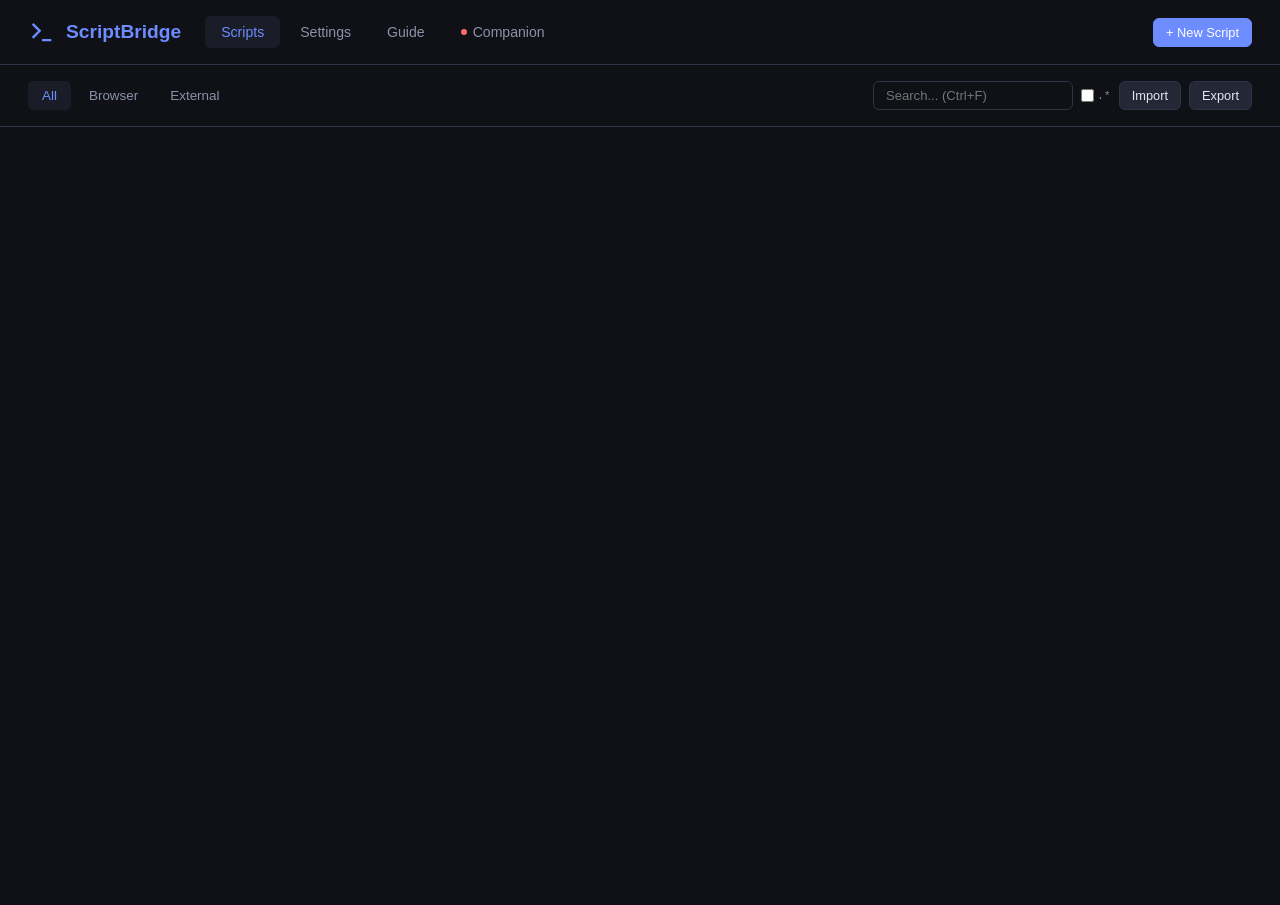
<file: extension/dashboard.html>
<!DOCTYPE html>
<html lang="en">
<head>
<meta charset="UTF-8">
<meta name="viewport" content="width=device-width, initial-scale=1.0">
<title>ScriptBridge</title>
<link rel="stylesheet" href="dashboard.css">
</head>
<body>
<div id="app">
    <header>
        <div class="logo">
            <svg width="28" height="28" viewBox="0 0 24 24" fill="none" stroke="currentColor" stroke-width="2"><path d="M4 17l6-6-6-6M12 19h8"/></svg>
            <h1>ScriptBridge</h1>
        </div>
        <nav class="header-nav">
            <a class="nav-link active" data-page="scripts">Scripts</a>
            <a class="nav-link" data-page="settings">Settings</a>
            <a class="nav-link" data-page="guide">Guide</a>
            <a class="nav-link" data-page="companion">
                <span class="companion-indicator" id="nav-companion-dot"></span> Companion
            </a>
        </nav>
        <div class="header-actions">
            <button class="btn btn-primary" id="btn-new-script">+ New Script</button>
        </div>
    </header>

    <!-- SCRIPTS PAGE -->
    <div id="page-scripts" class="page active">
        <div class="toolbar">
            <div class="tabs">
                <button class="tab active" data-tab="all">All</button>
                <button class="tab" data-tab="browser">Browser</button>
                <button class="tab" data-tab="external">External</button>
            </div>
            <div class="toolbar-right">
                <input type="text" id="search-input" placeholder="Search... (Ctrl+F)" class="search-box">
                <label class="regex-toggle"><input type="checkbox" id="search-regex"> <span>.*</span></label>
                <button class="btn" id="btn-import">Import</button>
                <button class="btn" id="btn-export">Export</button>
            </div>
        </div>
        <main id="script-list" class="script-grid"></main>
    </div>

    <!-- SETTINGS PAGE -->
    <div id="page-settings" class="page">
        <div id="settings-container"></div>
    </div>

    <!-- GUIDE PAGE -->
    <div id="page-guide" class="page">
        <div id="guide-container"></div>
    </div>

    <!-- COMPANION PAGE -->
    <div id="page-companion" class="page">
        <div id="companion-container"></div>
    </div>

    <!-- Create/Edit Modal -->
    <div id="modal" class="modal hidden">
        <div class="modal-content">
            <div class="modal-header">
                <h2 id="modal-title">New Script</h2>
                <button class="btn-close" id="btn-modal-close">&times;</button>
            </div>
            <form id="script-form">
                <input type="hidden" id="script-id">
                <div class="form-row">
                    <div class="form-group"><label>Name</label><input type="text" id="script-name" required placeholder="My Script"></div>
                    <div class="form-group"><label>Language</label><select id="script-language"><option value="javascript">JavaScript</option><option value="typescript">TypeScript</option><option value="python">Python</option><option value="rust">Rust</option><option value="c">C</option><option value="sql">SQL</option><option value="vbscript">VBScript</option><option value="shell">Shell (bash)</option><option value="cmd">CMD</option><option value="powershell">PowerShell</option></select></div>
                    <div class="form-group"><label>Category</label><select id="script-category"><option value="browser">Browser (injected)</option><option value="external">External (local)</option></select></div>
                </div>
                <div class="form-group"><label>Description</label><input type="text" id="script-desc" placeholder="What does this script do?"></div>
                <div id="browser-options" class="form-group">
                    <label>URL Match Patterns <span class="hint">(one per line)</span></label>
                    <textarea id="script-patterns" rows="2" placeholder="*://*/*"></textarea>
                    <label>Run At</label>
                    <select id="script-runat"><option value="document-idle">document-idle</option><option value="document-start">document-start</option><option value="document-end">document-end</option></select>
                </div>
                <div id="external-options" class="form-group hidden">
                    <label>Trigger</label>
                    <select id="script-trigger"><option value="manual">Manual</option></select>
                    <div id="external-locked" class="locked-notice hidden">
                        <p>External scripts require the companion app.</p>
                    </div>
                </div>
                <div class="form-group"><label>Tags <span class="hint">(comma separated)</span></label><input type="text" id="script-tags" placeholder="utility, automation"></div>
                <div class="form-group"><label>Code</label><textarea id="script-code" rows="16" class="code-editor" spellcheck="false" placeholder="// Your code here..."></textarea></div>
                <div class="form-actions">
                    <button type="button" class="btn" id="btn-cancel">Cancel</button>
                    <button type="submit" class="btn btn-primary">Save</button>
                </div>
            </form>
        </div>
    </div>

    <!-- Run Output Modal -->
    <div id="run-modal" class="modal hidden">
        <div class="modal-content">
            <div class="modal-header"><h2>Run Output</h2><button class="btn-close" id="btn-run-close">&times;</button></div>
            <div class="run-output">
                <div id="run-status"></div>
                <pre id="run-stdout"></pre>
                <pre id="run-stderr" class="stderr"></pre>
            </div>
        </div>
    </div>
</div>
<script src="lib/hljs.min.js"></script>
<script src="lib/hljs-powershell.min.js"></script>
<script src="lib/hljs-dos.min.js"></script>
<script src="syntax-highlight.js"></script>
<script src="companion-client.js"></script>
<script src="dashboard.js"></script>
</body>
</html>
</file>
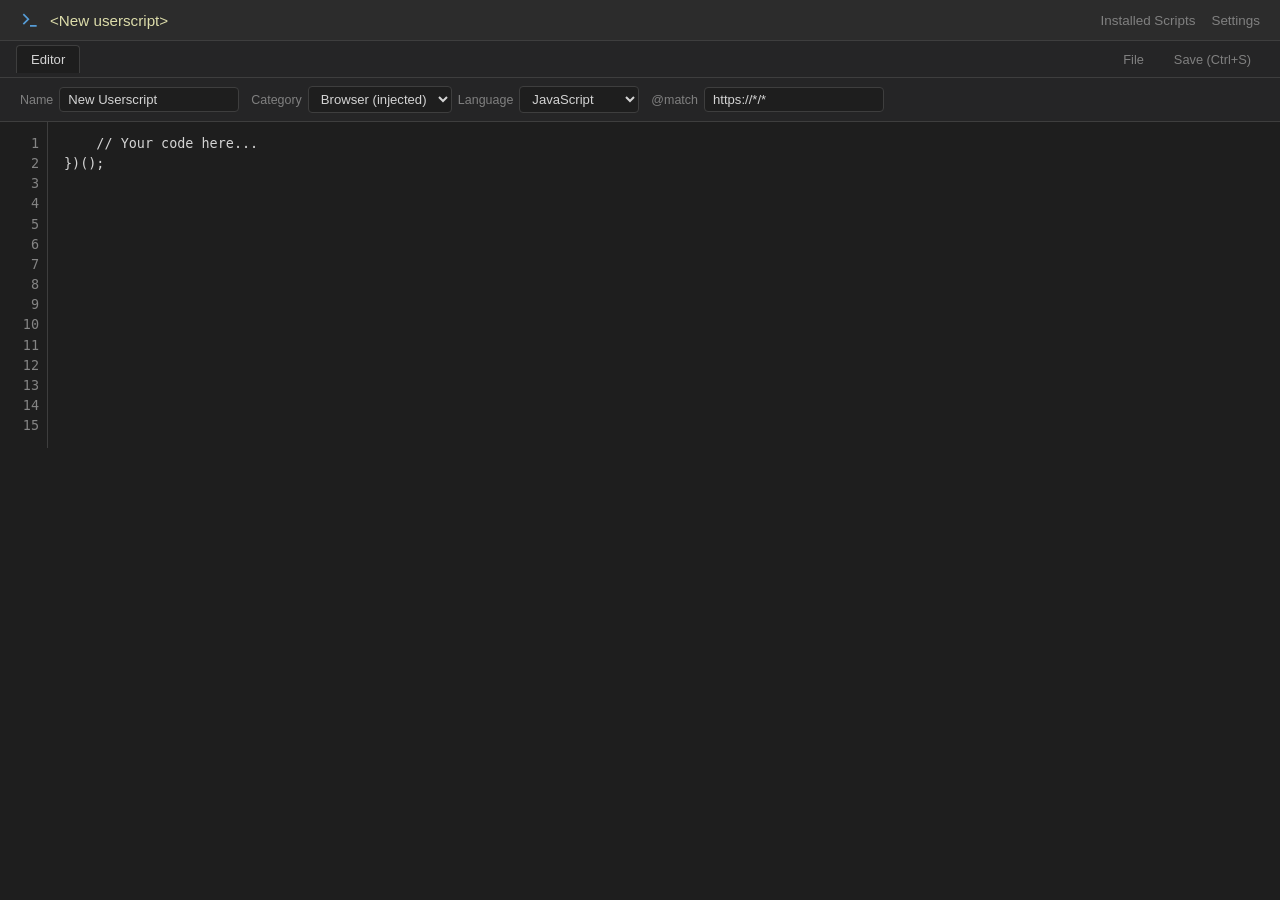
<file: extension/editor.html>
<!DOCTYPE html>
<html lang="en">
<head>
<meta charset="UTF-8">
<meta name="viewport" content="width=device-width, initial-scale=1.0">
<title>ScriptBridge - Editor</title>
<link rel="stylesheet" href="editor.css">
</head>
<body>
<div id="app">
    <header>
        <div class="editor-title">
            <svg width="20" height="20" viewBox="0 0 24 24" fill="none" stroke="currentColor" stroke-width="2"><path d="M4 17l6-6-6-6M12 19h8"/></svg>
            <span id="script-title">&lt;New userscript&gt;</span>
        </div>
        <nav class="editor-nav">
            <a id="nav-back">Installed Scripts</a>
            <a id="nav-settings">Settings</a>
        </nav>
    </header>
    <div class="editor-toolbar">
        <div class="toolbar-tabs">
            <span class="toolbar-tab active">Editor</span>
        </div>
        <div class="toolbar-menus">
            <button class="menu-btn" id="btn-file">File</button>
            <button class="menu-btn" id="btn-save">Save (Ctrl+S)</button>
        </div>
    </div>
    <div class="editor-meta">
        <div class="meta-row">
            <label>Name</label><input type="text" id="meta-name" value="New Userscript">
        </div>
        <div class="meta-row">
            <label>Category</label>
            <select id="meta-category">
                <option value="browser">Browser (injected)</option>
                <option value="external">External (local)</option>
            </select>
            <label>Language</label>
            <select id="meta-language">
                <option value="javascript">JavaScript</option>
                <option value="python">Python</option>
                <option value="rust">Rust</option>
                <option value="c">C</option>
                <option value="cmd">CMD</option>
                <option value="powershell">PowerShell</option>
            </select>
        </div>
        <div class="meta-row" id="meta-match-row">
            <label>@match</label><input type="text" id="meta-match" value="https://*/*" placeholder="*://*/*">
        </div>
    </div>
    <div class="editor-container">
        <div class="line-numbers" id="line-numbers"></div>
        <textarea id="code-editor" spellcheck="false" wrap="off"></textarea>
    </div>
    <input type="hidden" id="script-id">
</div>
<script src="editor.js"></script>
</body>
</html>
</file>
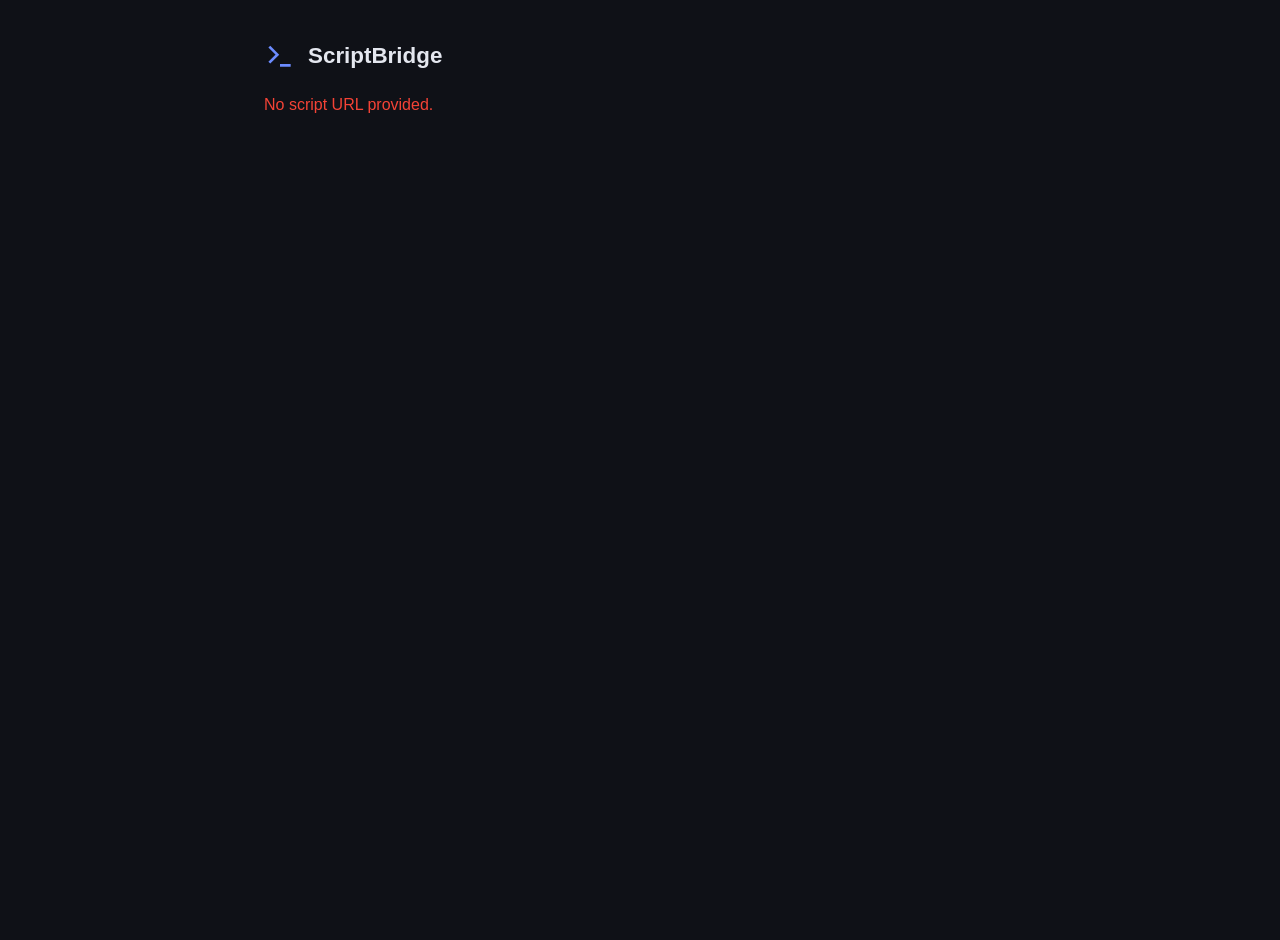
<file: extension/install.html>
<!DOCTYPE html>
<html lang="en">
<head>
<meta charset="UTF-8">
<meta name="viewport" content="width=device-width, initial-scale=1.0">
<title>ScriptBridge - Install Script</title>
<link rel="stylesheet" href="dashboard.css">
<style>
body { background: var(--bg); color: var(--text); padding: 0; margin: 0; min-height: 100vh; }
.install-container { max-width: 800px; margin: 40px auto; padding: 0 24px; }
.install-header { display: flex; align-items: center; gap: 12px; margin-bottom: 24px; }
.install-header svg { color: var(--accent); }
.install-header h1 { font-size: 1.4rem; margin: 0; }
.meta-card { background: var(--surface); border: 1px solid var(--border); border-radius: 10px; padding: 20px; margin-bottom: 20px; }
.meta-card h2 { margin: 0 0 4px; font-size: 1.1rem; }
.meta-card .desc { color: var(--dim); font-size: 0.88rem; margin-bottom: 14px; }
.meta-grid { display: grid; grid-template-columns: auto 1fr; gap: 6px 16px; font-size: 0.84rem; }
.meta-grid .key { color: var(--dim); font-weight: 500; }
.meta-grid .val { word-break: break-all; }
.permissions-warn { background: #2a1f00; border: 1px solid #6b4f00; border-radius: 8px; padding: 14px; margin-bottom: 20px; }
.permissions-warn h4 { margin: 0 0 8px; color: #ffc107; font-size: 0.9rem; }
.permissions-warn ul { margin: 0; padding-left: 20px; font-size: 0.82rem; color: var(--dim); line-height: 1.7; }
.code-preview { background: var(--surface); border: 1px solid var(--border); border-radius: 8px; margin-bottom: 20px; }
.code-preview summary { padding: 12px 16px; cursor: pointer; font-size: 0.85rem; font-weight: 500; }
.code-preview pre { margin: 0; padding: 16px; font-size: 0.78rem; line-height: 1.5; max-height: 400px; overflow: auto; border-top: 1px solid var(--border); font-family: var(--mono); }
.diff-view { background: var(--surface); border: 1px solid var(--border); border-radius: 8px; margin-bottom: 20px; }
.diff-view summary { padding: 12px 16px; cursor: pointer; font-size: 0.85rem; font-weight: 500; }
.diff-view pre { margin: 0; padding: 16px; font-size: 0.78rem; line-height: 1.5; max-height: 400px; overflow: auto; border-top: 1px solid var(--border); font-family: var(--mono); }
.diff-add { background: #1a3a1a; color: #6fdc6f; }
.diff-del { background: #3a1a1a; color: #dc6f6f; }
.diff-ctx { color: var(--dim); }
.actions { display: flex; gap: 12px; align-items: center; }
.actions .btn { padding: 10px 24px; font-size: 0.9rem; border-radius: 6px; cursor: pointer; border: none; font-weight: 500; }
.btn-install { background: var(--accent); color: #fff; }
.btn-install:hover { opacity: 0.9; }
.btn-cancel { background: var(--surface); color: var(--text); border: 1px solid var(--border) !important; }
.btn-cancel:hover { background: var(--surface2); }
.update-badge { display: inline-block; background: #ffc107; color: #000; font-size: 0.72rem; font-weight: 600; padding: 2px 8px; border-radius: 4px; margin-left: 8px; }
#status-msg { margin-top: 16px; font-size: 0.88rem; padding: 10px 14px; border-radius: 6px; display: none; }
#status-msg.success { display: block; background: #1a3a1a; color: #6fdc6f; border: 1px solid #2d5a2d; }
#status-msg.error { display: block; background: #3a1a1a; color: #dc6f6f; border: 1px solid #5a2d2d; }
</style>
</head>
<body>
<div class="install-container">
    <div class="install-header">
        <svg width="32" height="32" viewBox="0 0 24 24" fill="none" stroke="currentColor" stroke-width="2"><path d="M4 17l6-6-6-6M12 19h8"/></svg>
        <h1>ScriptBridge</h1>
    </div>
    <div id="install-content"><p style="color:var(--dim)">Loading script...</p></div>
</div>
<script src="script-url-policy.js"></script>
<script src="install.js"></script>
</body>
</html>
</file>
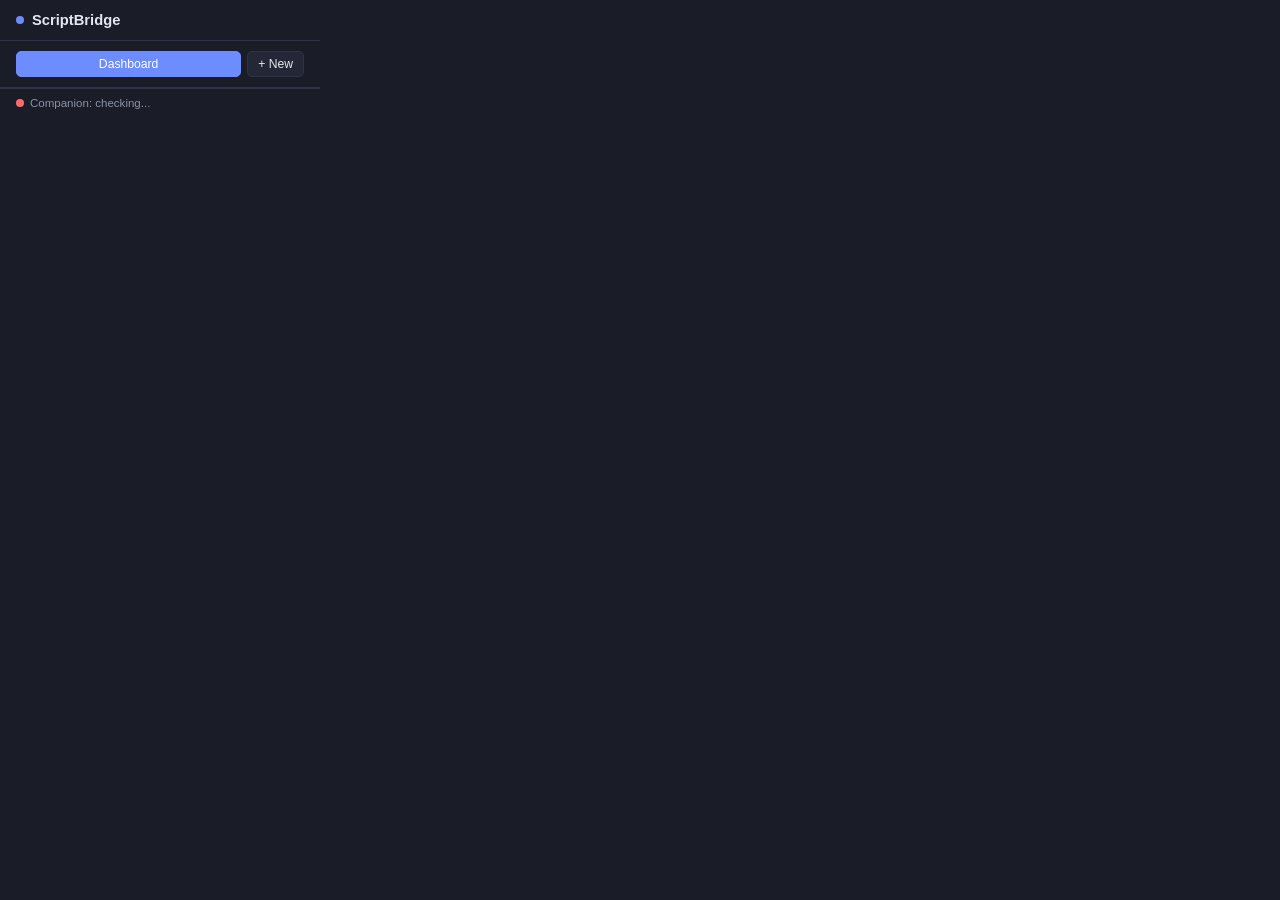
<file: extension/popup.html>
<!DOCTYPE html>
<html>
<head>
<meta charset="UTF-8">
<style>
:root { --bg:#1a1d27; --surface:#242836; --border:#2e3345; --text:#e4e7ef; --dim:#8b92a8; --accent:#6c8cff; --green:#4cdf8b; --red:#ff6b6b; --purple:#b07cff; }
* { margin:0; padding:0; box-sizing:border-box; }
body { width:320px; font-family:-apple-system,BlinkMacSystemFont,'Segoe UI',sans-serif; background:var(--bg); color:var(--text); }
.header { padding:12px 16px; border-bottom:1px solid var(--border); display:flex; justify-content:space-between; align-items:center; }
.header h2 { font-size:0.92rem; display:flex; align-items:center; gap:8px; }
.status { width:8px; height:8px; border-radius:50%; }
.status.online { background:var(--green); }
.status.offline { background:var(--red); }
.status.ext-only { background:var(--accent); }
.actions { padding:10px 16px; display:flex; gap:6px; border-bottom:1px solid var(--border); }
.btn { padding:5px 10px; border:1px solid var(--border); border-radius:5px; background:var(--surface); color:var(--text); font-size:0.76rem; cursor:pointer; text-decoration:none; text-align:center; }
.btn:hover { border-color:var(--accent); }
.btn-primary { background:var(--accent); border-color:var(--accent); color:#fff; flex:1; }
.script-list { max-height:300px; overflow-y:auto; }
.script-item { padding:8px 16px; border-bottom:1px solid var(--border); display:flex; align-items:center; justify-content:space-between; }
.script-item:hover { background:var(--surface); }
.script-item.disabled { opacity:0.5; }
.script-item.disabled .script-name { text-decoration:line-through; }
.badge-off { background:#301a1a; color:var(--red); }
.script-info { flex:1; min-width:0; }
.script-name { font-size:0.8rem; font-weight:500; white-space:nowrap; overflow:hidden; text-overflow:ellipsis; }
.script-meta { font-size:0.68rem; color:var(--dim); margin-top:2px; display:flex; gap:6px; align-items:center; }
.badge { display:inline-block; padding:1px 5px; border-radius:3px; font-size:0.62rem; font-weight:500; }
.badge-browser { background:#1a2640; color:var(--accent); }
.badge-external { background:#261a40; color:var(--purple); }
.toggle { width:28px; height:15px; border-radius:8px; background:#3a2020; border:1px solid #5a3030; position:relative; cursor:pointer; flex-shrink:0; }
.toggle.on { background:#1a3a20; border-color:#2a5a30; }
.toggle::after { content:''; width:11px; height:11px; border-radius:50%; background:var(--red); opacity:0.8; position:absolute; top:1px; left:1px; transition:0.2s; }
.toggle.on::after { left:14px; background:var(--green); opacity:1; }
.empty { padding:20px; text-align:center; color:var(--dim); font-size:0.8rem; }
.companion-status { padding:8px 16px; border-top:1px solid var(--border); font-size:0.72rem; color:var(--dim); display:flex; align-items:center; gap:6px; }
.companion-status a { color:var(--accent); text-decoration:none; }
</style>
</head>
<body>
<div class="header">
    <h2><span class="status ext-only" id="status-dot"></span> ScriptBridge</h2>
    <span id="script-count" style="font-size:0.72rem;color:var(--dim)"></span>
</div>
<div class="actions">
    <a class="btn btn-primary" id="btn-dashboard">Dashboard</a>
    <button class="btn" id="btn-new">+ New</button>
</div>
<div class="script-list" id="script-list"></div>
<div class="companion-status" id="companion-bar">
    <span class="status offline" id="companion-dot"></span>
    <span id="companion-text">Companion: checking...</span>
</div>
<script src="popup.js"></script>
</body>
</html>
</file>
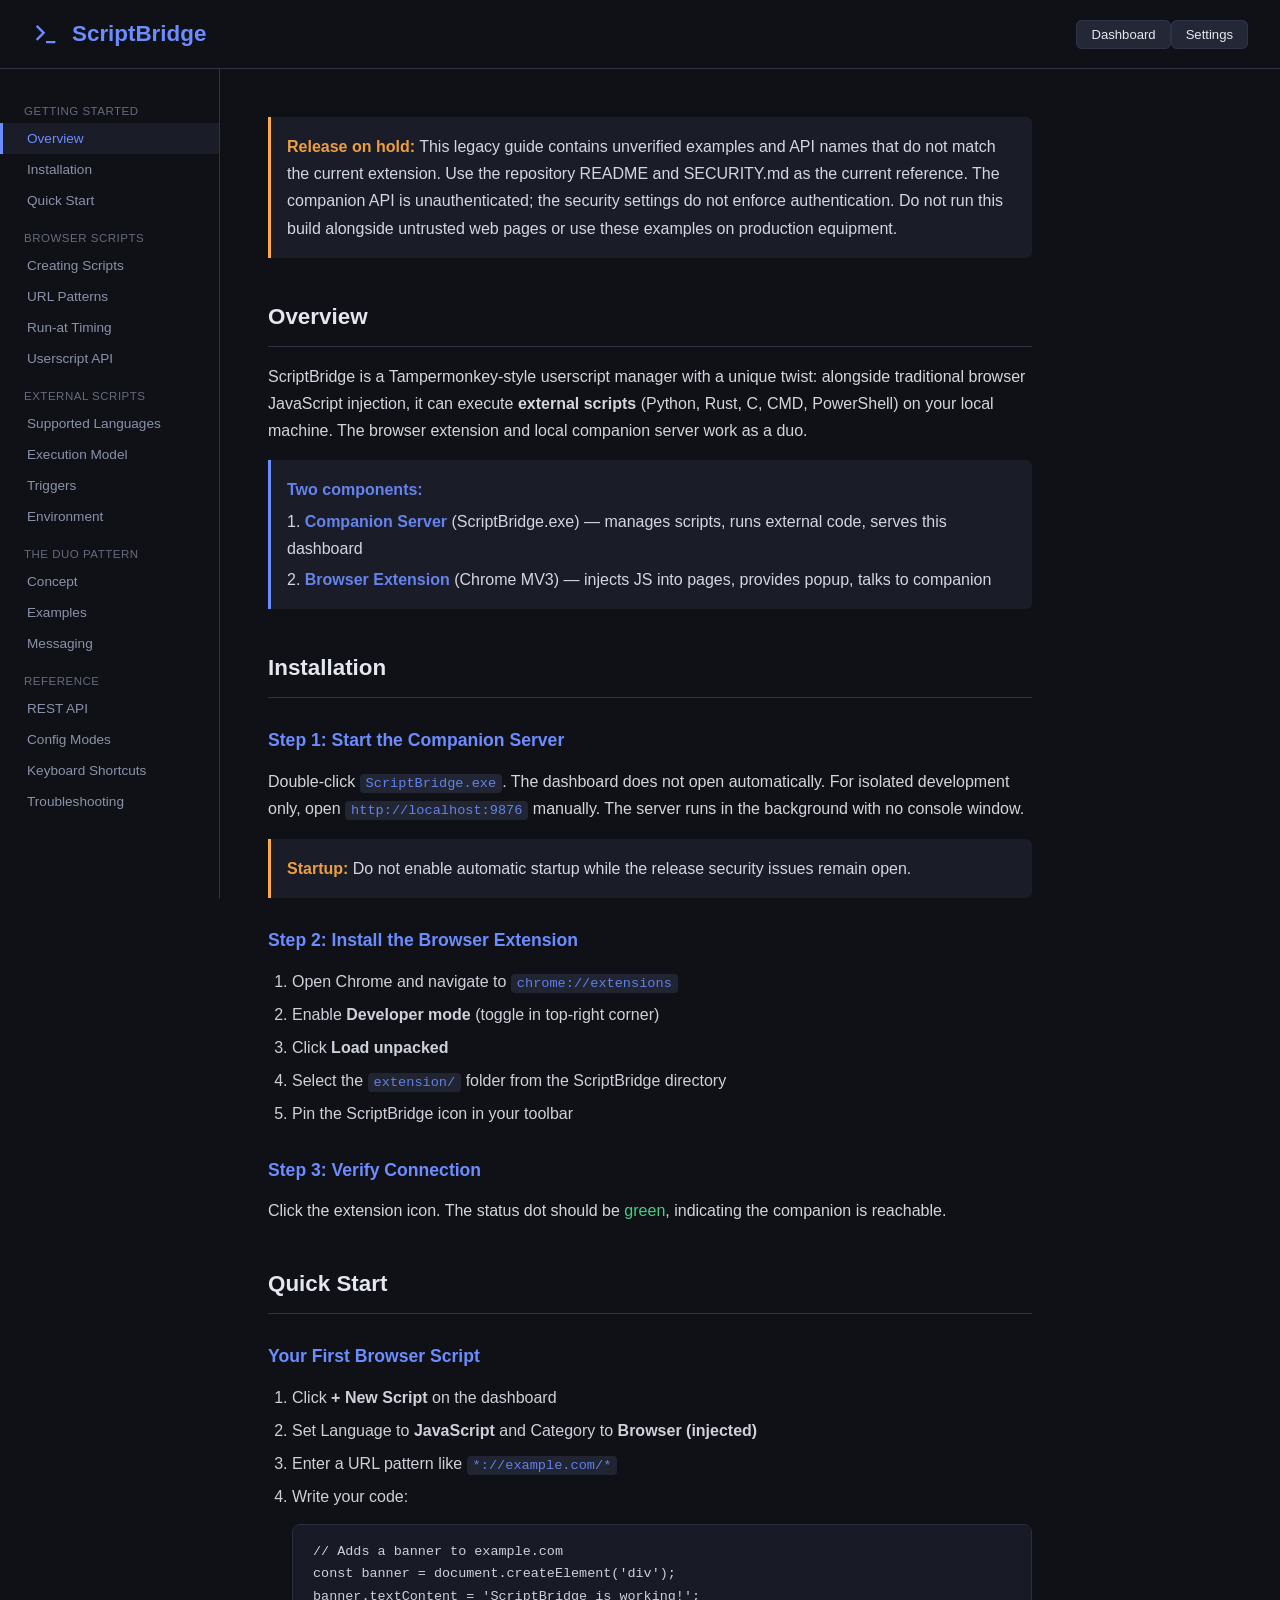
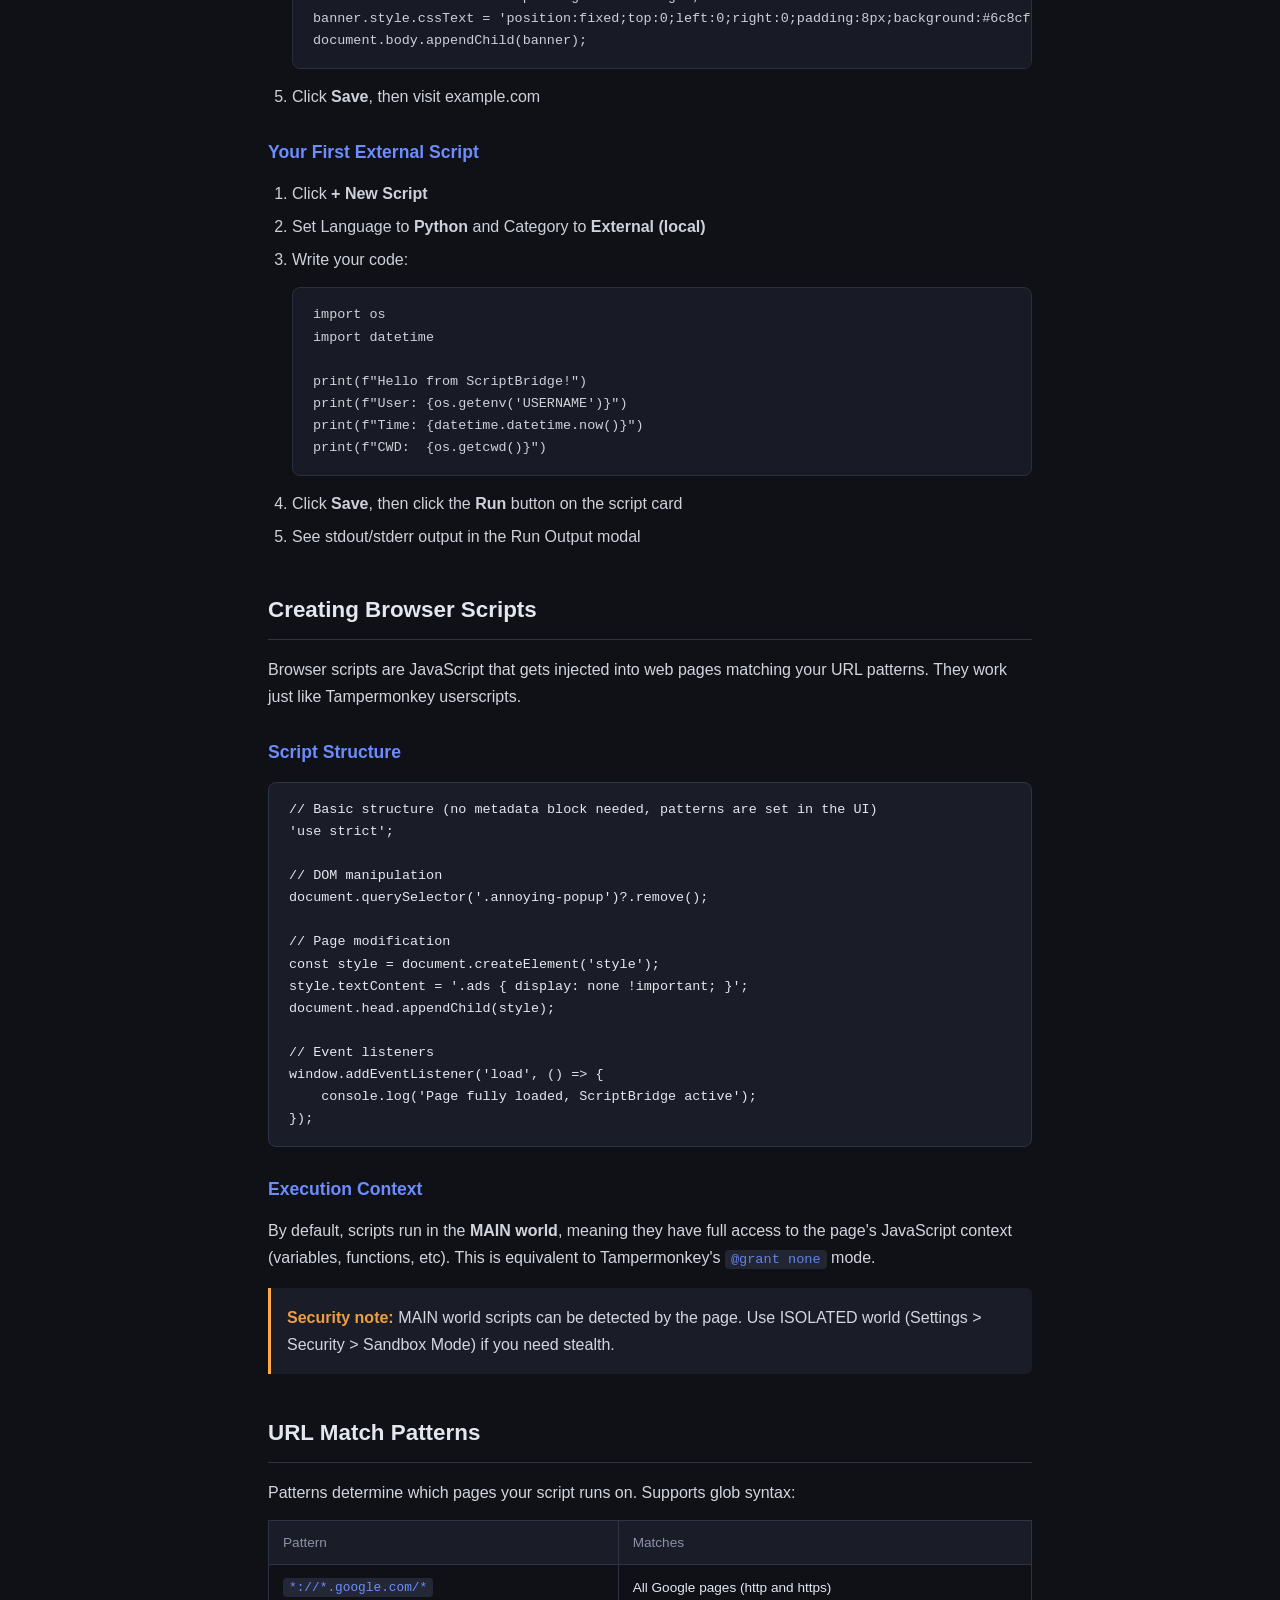
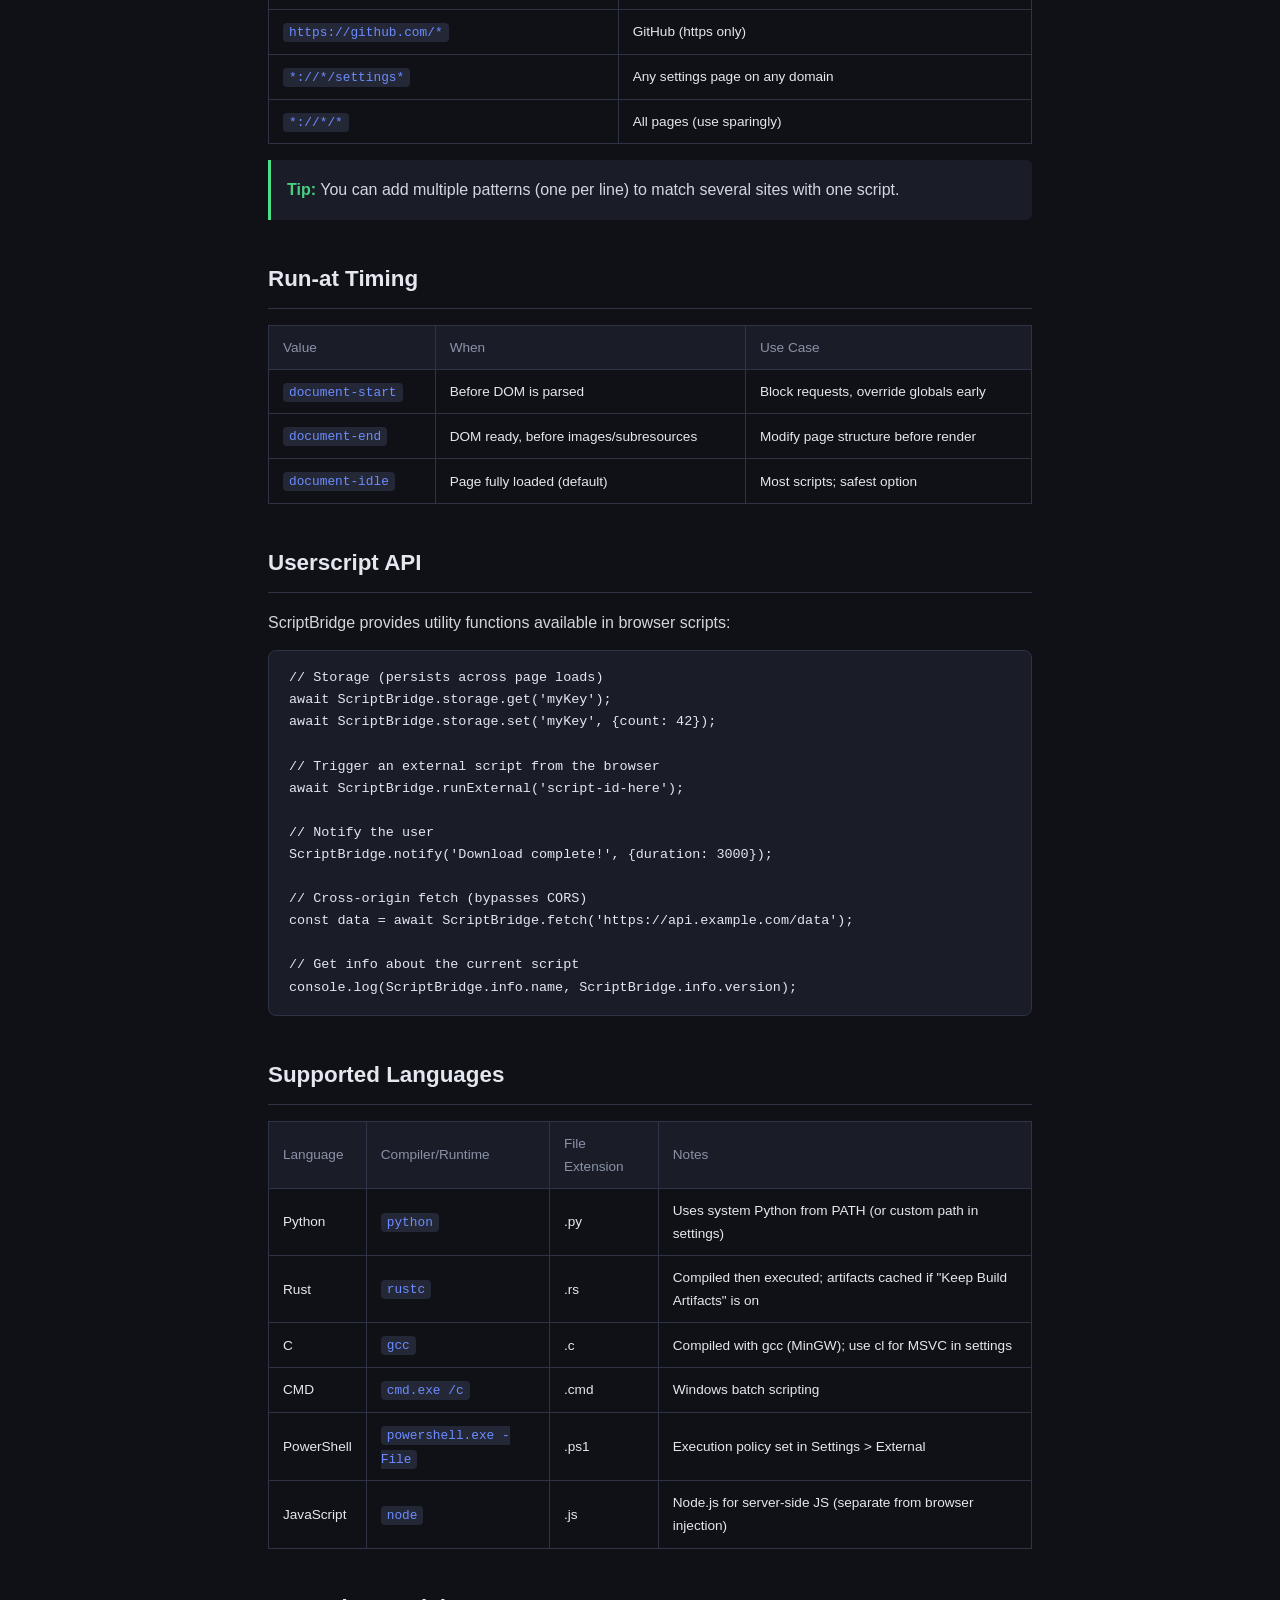
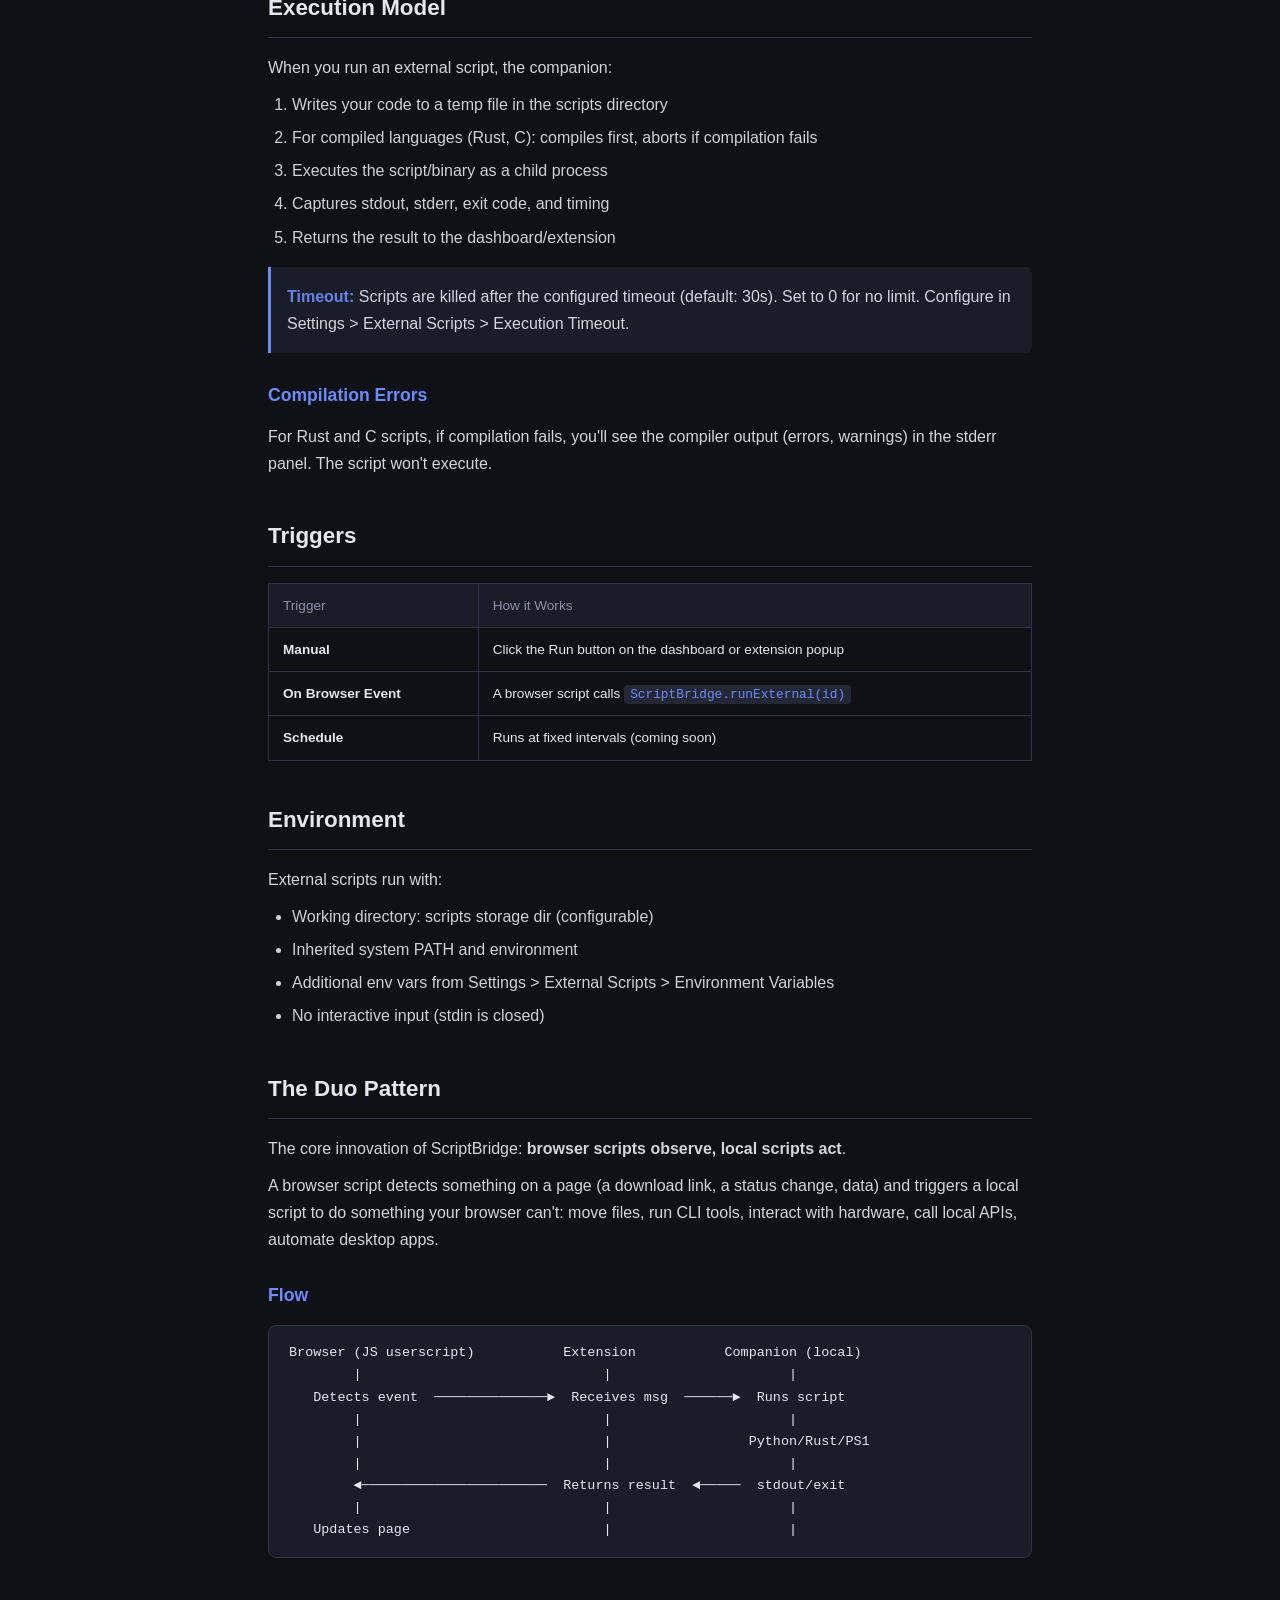
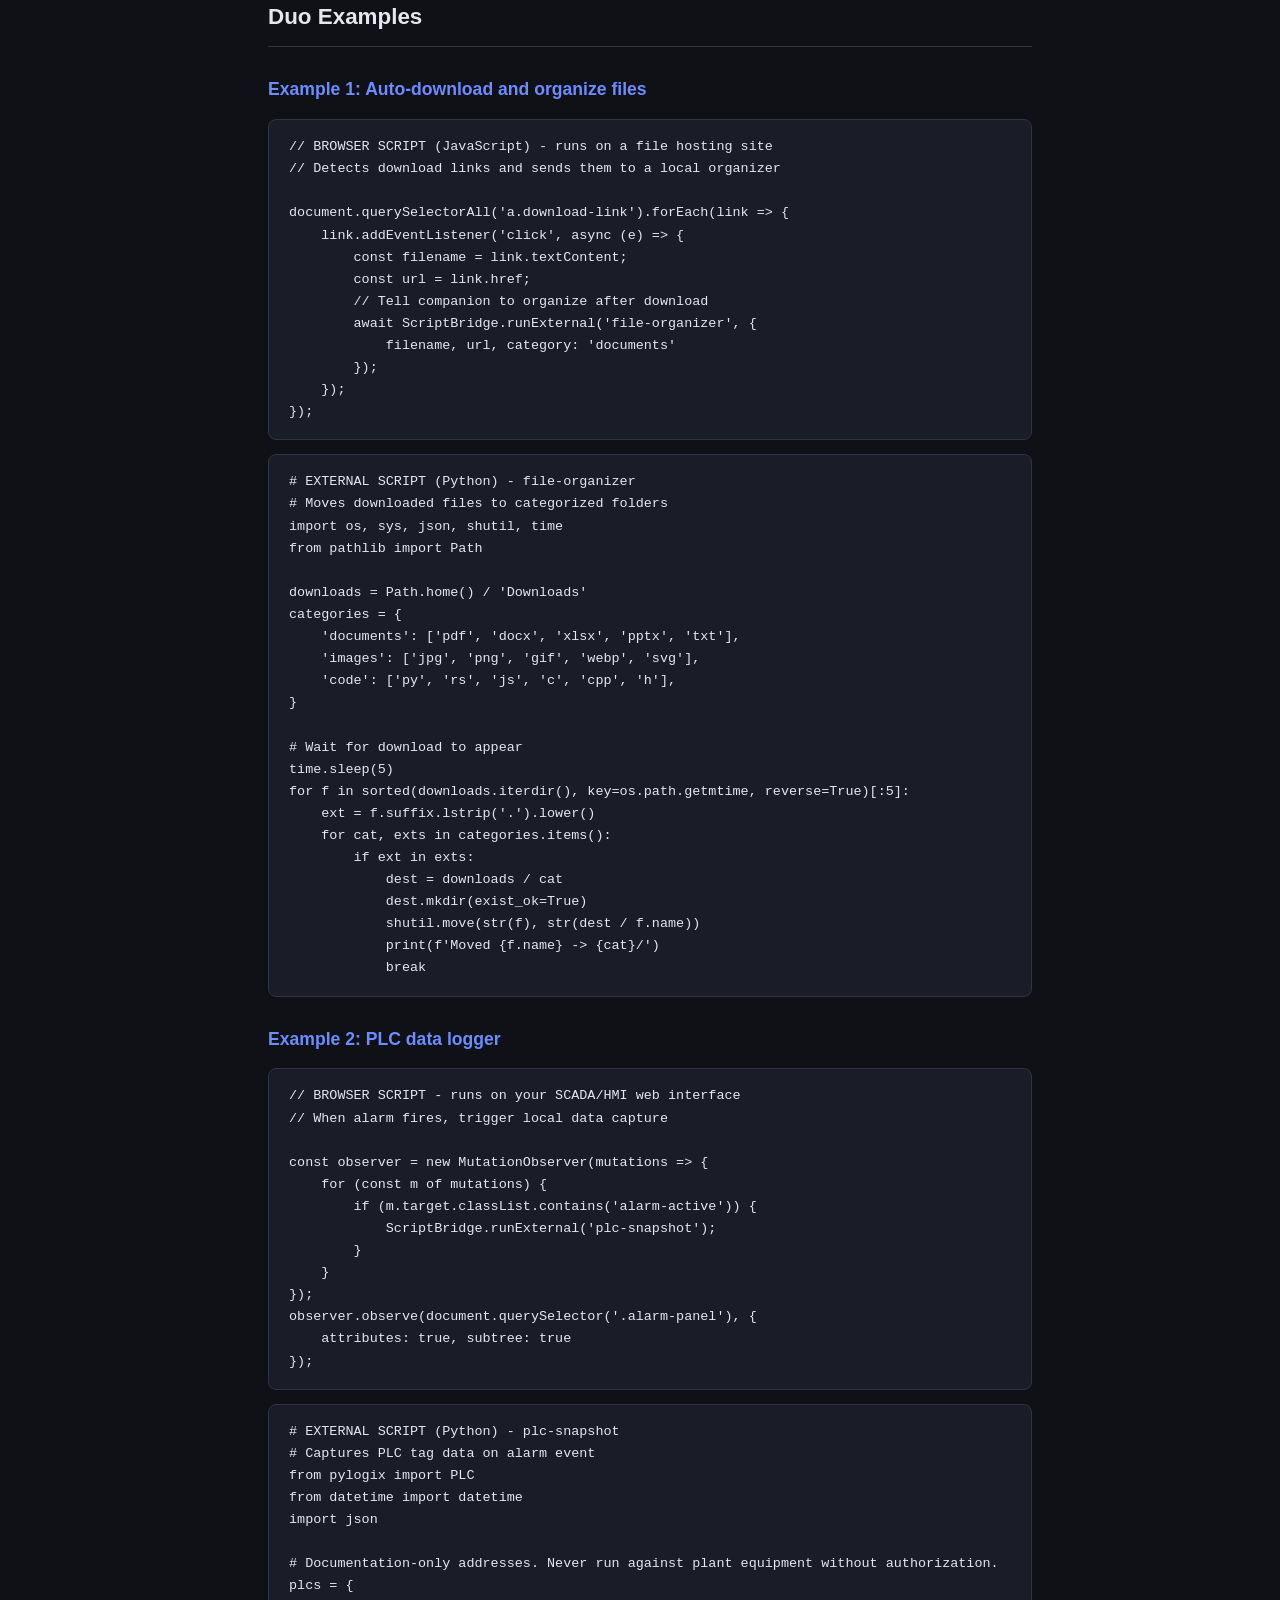
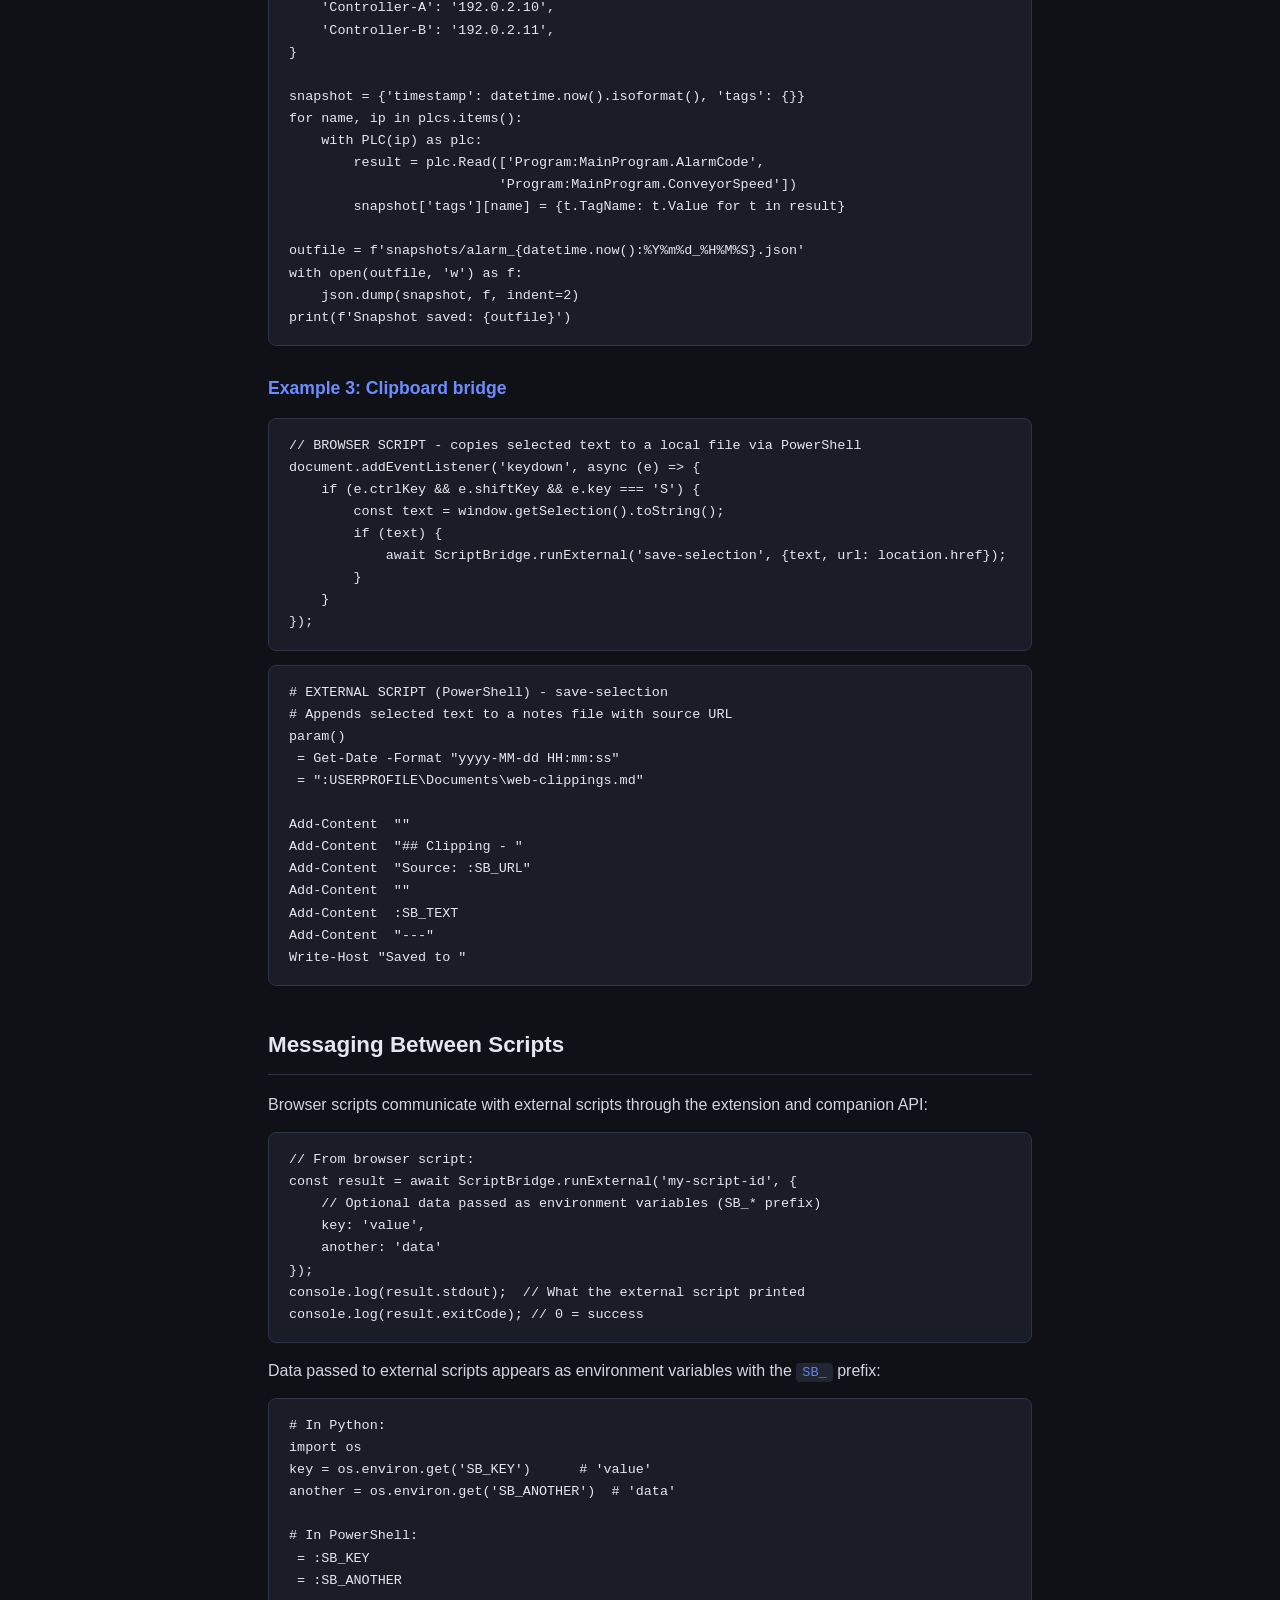
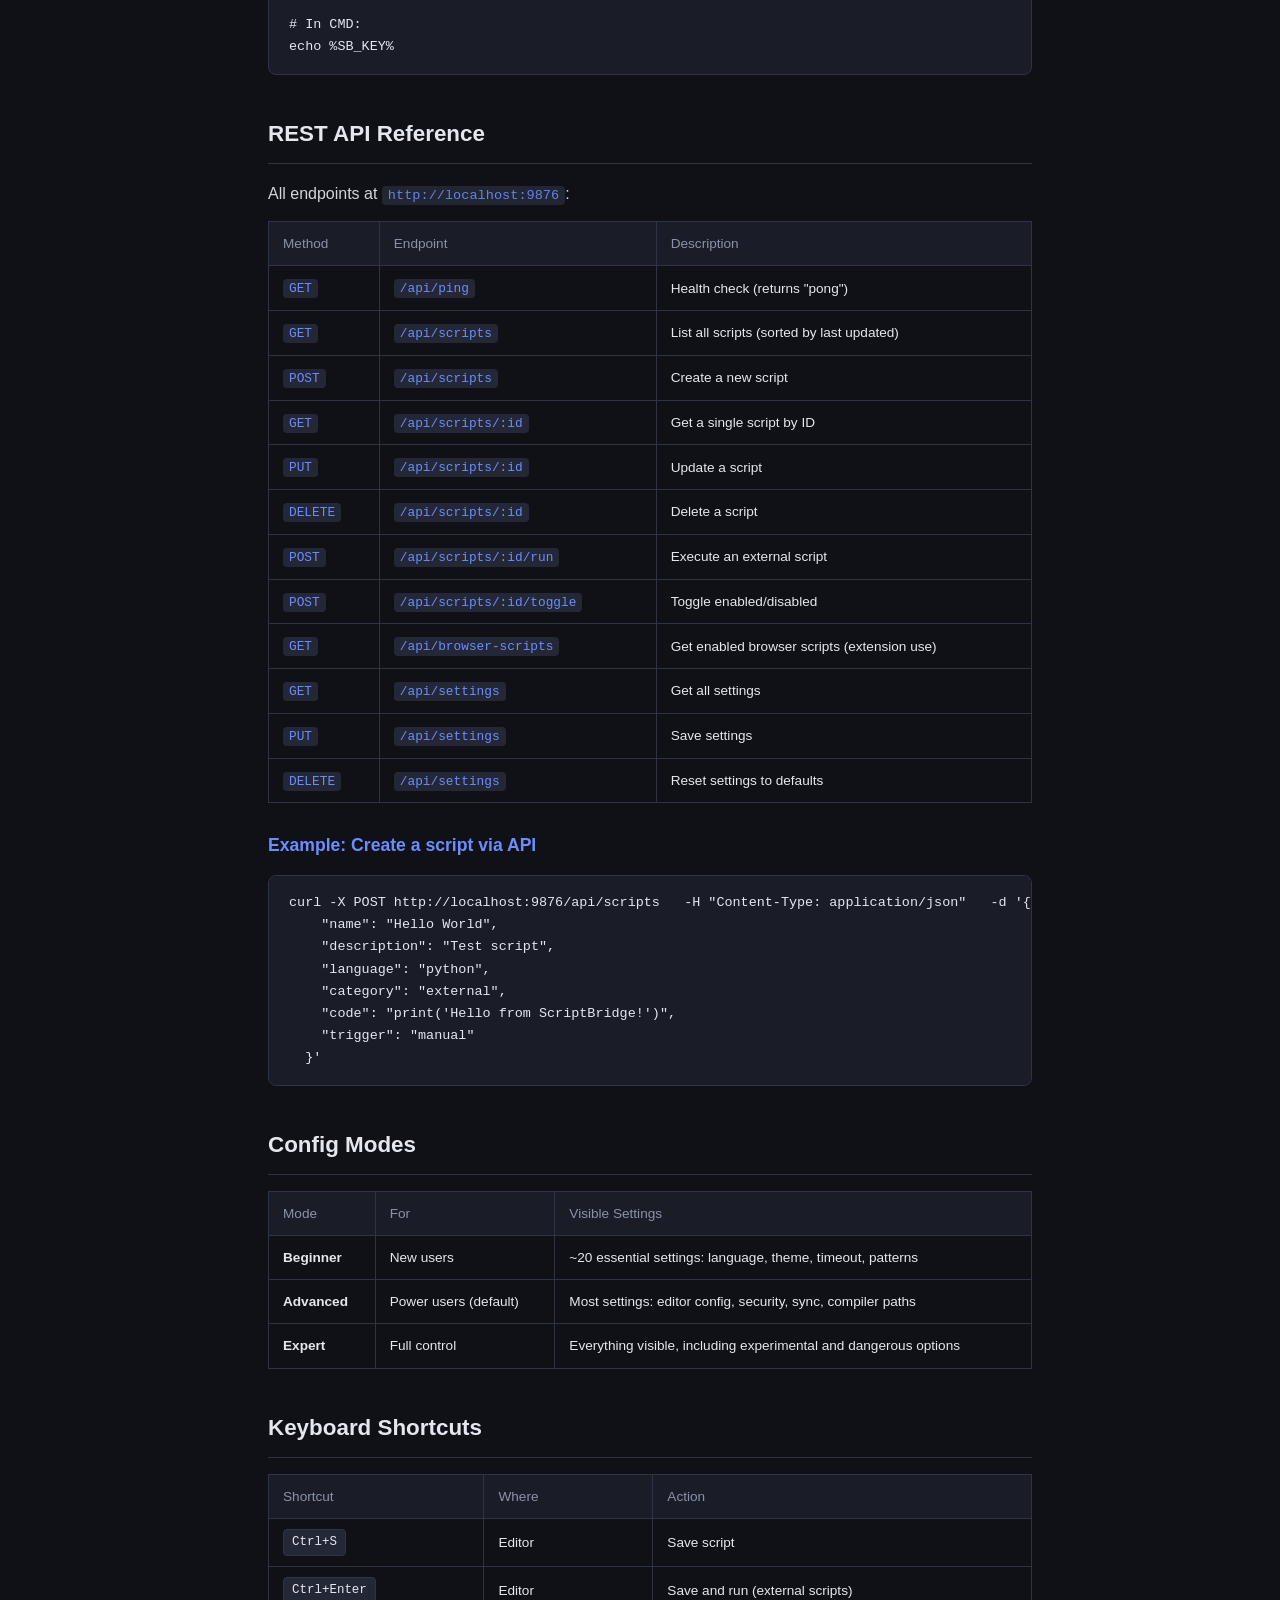
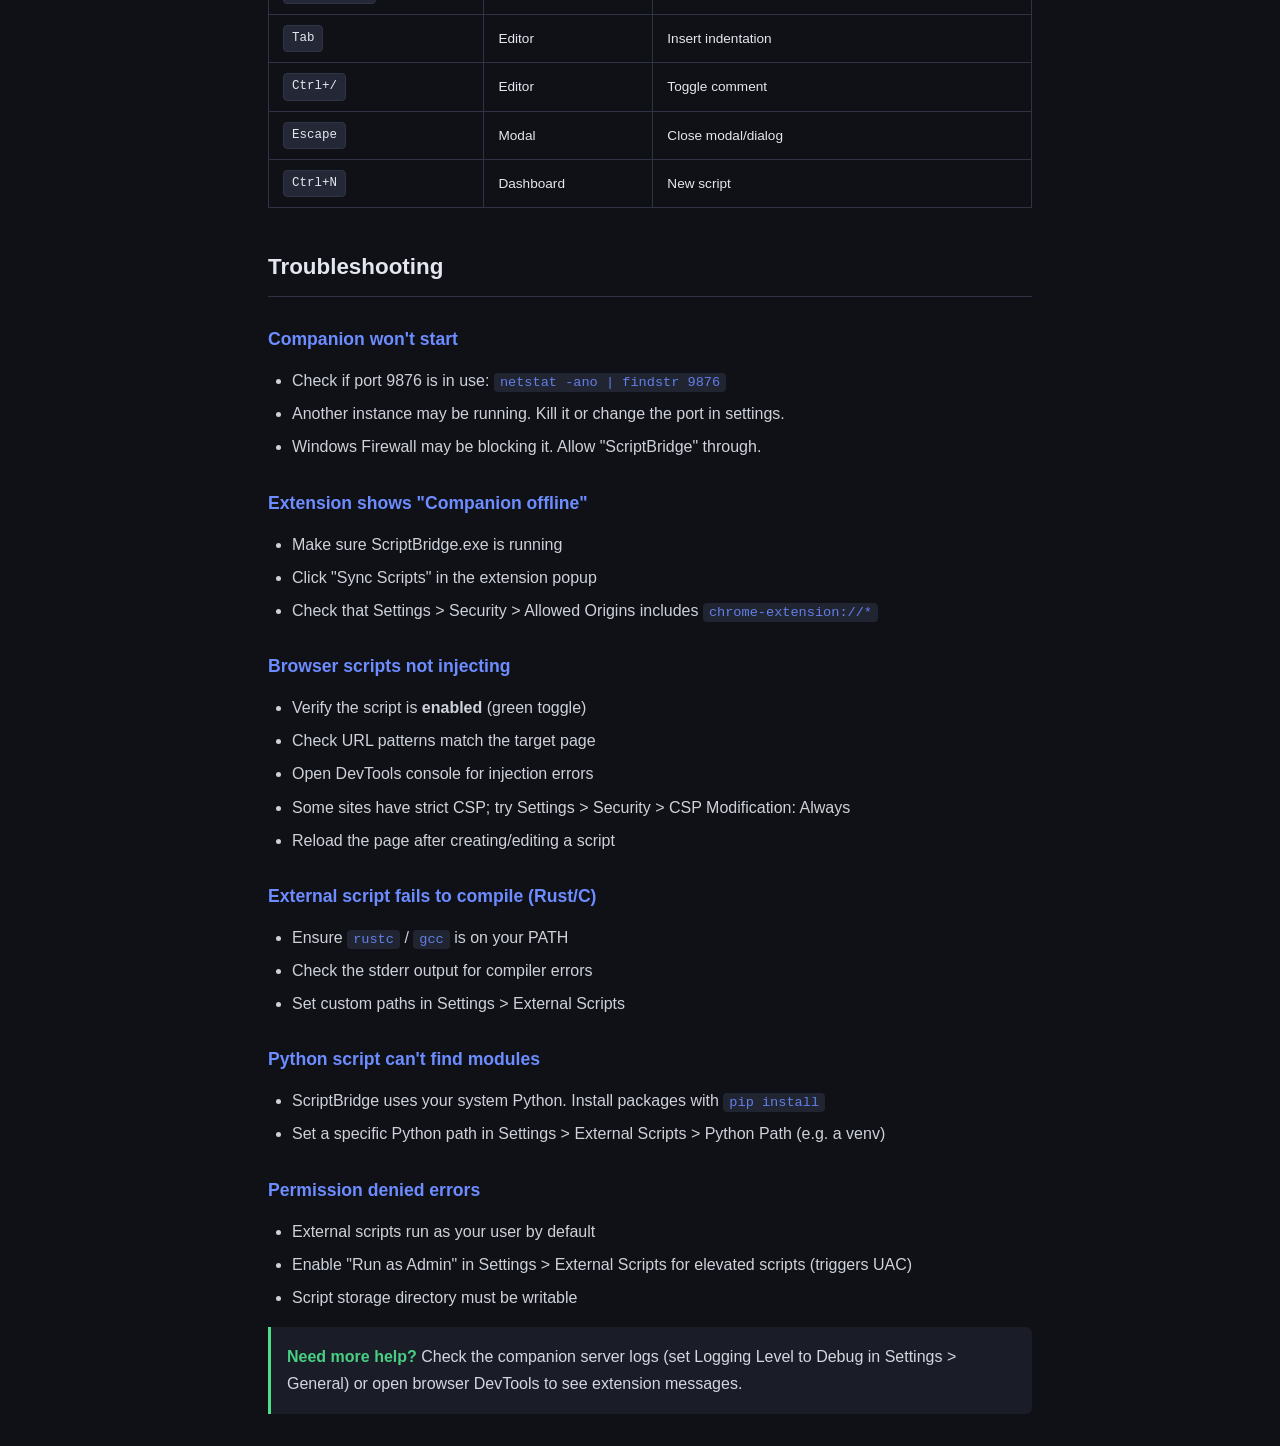
<file: companion/ui/guide.html>
<!DOCTYPE html>
<html lang="en">
<head>
<meta charset="UTF-8">
<meta name="viewport" content="width=device-width, initial-scale=1.0">
<title>ScriptBridge - User Guide</title>
<link rel="stylesheet" href="style.css">
<link rel="stylesheet" href="settings.css">
<style>
.guide-layout { display: flex; min-height: calc(100vh - 70px); }
.guide-nav { width: 220px; min-width: 220px; padding: 20px 0; border-right: 1px solid var(--border); position: sticky; top: 0; height: calc(100vh - 70px); overflow-y: auto; }
.guide-nav a { display: block; padding: 8px 24px; color: var(--text-dim); text-decoration: none; font-size: 0.85rem; border-left: 3px solid transparent; transition: all 0.15s; }
.guide-nav a:hover { color: var(--text); background: var(--surface); }
.guide-nav a.active { color: var(--accent); border-left-color: var(--accent); background: var(--surface); }
.guide-nav .nav-heading { padding: 16px 24px 6px; font-size: 0.72rem; text-transform: uppercase; letter-spacing: 0.5px; color: var(--text-dim); opacity: 0.7; }
.guide-content { flex: 1; padding: 32px 48px; max-width: 860px; line-height: 1.7; }
.guide-content h2 { font-size: 1.4rem; margin: 40px 0 16px; padding-bottom: 10px; border-bottom: 1px solid var(--border); color: var(--text); }
.guide-content h2:first-child { margin-top: 0; }
.guide-content h3 { font-size: 1.1rem; margin: 28px 0 12px; color: var(--accent); }
.guide-content p { margin: 10px 0; color: var(--text); opacity: 0.92; }
.guide-content ul, .guide-content ol { margin: 10px 0 10px 24px; }
.guide-content li { margin: 6px 0; color: var(--text); opacity: 0.9; }
.guide-content code { background: var(--surface2); padding: 2px 6px; border-radius: 4px; font-family: var(--mono); font-size: 0.85em; color: var(--accent); }
.guide-content pre { background: var(--surface); border: 1px solid var(--border); border-radius: 8px; padding: 16px 20px; overflow-x: auto; margin: 14px 0; }
.guide-content pre code { background: none; padding: 0; color: var(--text); font-size: 0.84rem; line-height: 1.6; }
.guide-content .callout { background: var(--surface); border-left: 3px solid var(--accent); padding: 12px 16px; border-radius: 0 6px 6px 0; margin: 16px 0; }
.guide-content .callout-warn { border-left-color: var(--orange); }
.guide-content .callout-tip { border-left-color: var(--green); }
.guide-content .callout p { margin: 4px 0; }
.guide-content .callout strong { color: var(--accent); }
.guide-content .callout-warn strong { color: var(--orange); }
.guide-content .callout-tip strong { color: var(--green); }
.guide-content table { width: 100%; border-collapse: collapse; margin: 14px 0; }
.guide-content th, .guide-content td { padding: 10px 14px; border: 1px solid var(--border); text-align: left; font-size: 0.85rem; }
.guide-content th { background: var(--surface); color: var(--text-dim); font-weight: 500; }
.guide-content td code { font-size: 0.8rem; }
.guide-content .shortcut { display: inline-block; background: var(--surface2); border: 1px solid var(--border); border-radius: 4px; padding: 2px 8px; font-family: var(--mono); font-size: 0.78rem; }
</style>
</head>
<body>
<div id="app">
<header>
<div class="logo"><a href="/" style="display:flex;align-items:center;gap:12px;color:var(--accent);text-decoration:none"><svg width="28" height="28" viewBox="0 0 24 24" fill="none" stroke="currentColor" stroke-width="2"><path d="M4 17l6-6-6-6M12 19h8"/></svg><h1>ScriptBridge</h1></a></div>
<div class="header-actions"><a href="/" class="btn" style="text-decoration:none">Dashboard</a><a href="/settings.html" class="btn" style="text-decoration:none">Settings</a></div>
</header>
<div class="guide-layout">
<nav class="guide-nav">
<div class="nav-heading">Getting Started</div>
<a href="#overview" class="active">Overview</a>
<a href="#installation">Installation</a>
<a href="#quick-start">Quick Start</a>
<div class="nav-heading">Browser Scripts</div>
<a href="#browser-creating">Creating Scripts</a>
<a href="#browser-patterns">URL Patterns</a>
<a href="#browser-runat">Run-at Timing</a>
<a href="#browser-api">Userscript API</a>
<div class="nav-heading">External Scripts</div>
<a href="#ext-languages">Supported Languages</a>
<a href="#ext-execution">Execution Model</a>
<a href="#ext-triggers">Triggers</a>
<a href="#ext-env">Environment</a>
<div class="nav-heading">The Duo Pattern</div>
<a href="#duo-concept">Concept</a>
<a href="#duo-examples">Examples</a>
<a href="#duo-messaging">Messaging</a>
<div class="nav-heading">Reference</div>
<a href="#api">REST API</a>
<a href="#config-modes">Config Modes</a>
<a href="#keyboard">Keyboard Shortcuts</a>
<a href="#troubleshooting">Troubleshooting</a>
</nav>
<div class="guide-content">
<div class="callout callout-warn" role="note"><p><strong>Release on hold:</strong> This legacy guide contains unverified examples and API names that do not match the current extension. Use the repository README and SECURITY.md as the current reference. The companion API is unauthenticated; the security settings do not enforce authentication. Do not run this build alongside untrusted web pages or use these examples on production equipment.</p></div>

<h2 id="overview">Overview</h2>
<p>ScriptBridge is a Tampermonkey-style userscript manager with a unique twist: alongside traditional browser JavaScript injection, it can execute <strong>external scripts</strong> (Python, Rust, C, CMD, PowerShell) on your local machine. The browser extension and local companion server work as a duo.</p>

<div class="callout">
<p><strong>Two components:</strong></p>
<p>1. <strong>Companion Server</strong> (ScriptBridge.exe) &mdash; manages scripts, runs external code, serves this dashboard</p>
<p>2. <strong>Browser Extension</strong> (Chrome MV3) &mdash; injects JS into pages, provides popup, talks to companion</p>
</div>

<h2 id="installation">Installation</h2>
<h3>Step 1: Start the Companion Server</h3>
<p>Double-click <code>ScriptBridge.exe</code>. The dashboard does not open automatically. For isolated development only, open <code>http://localhost:9876</code> manually. The server runs in the background with no console window.</p>
<div class="callout callout-warn"><p><strong>Startup:</strong> Do not enable automatic startup while the release security issues remain open.</p></div>

<h3>Step 2: Install the Browser Extension</h3>
<ol>
<li>Open Chrome and navigate to <code>chrome://extensions</code></li>
<li>Enable <strong>Developer mode</strong> (toggle in top-right corner)</li>
<li>Click <strong>Load unpacked</strong></li>
<li>Select the <code>extension/</code> folder from the ScriptBridge directory</li>
<li>Pin the ScriptBridge icon in your toolbar</li>
</ol>

<h3>Step 3: Verify Connection</h3>
<p>Click the extension icon. The status dot should be <span style="color:var(--green)">green</span>, indicating the companion is reachable.</p>

<h2 id="quick-start">Quick Start</h2>
<h3>Your First Browser Script</h3>
<ol>
<li>Click <strong>+ New Script</strong> on the dashboard</li>
<li>Set Language to <strong>JavaScript</strong> and Category to <strong>Browser (injected)</strong></li>
<li>Enter a URL pattern like <code>*://example.com/*</code></li>
<li>Write your code:
<pre><code>// Adds a banner to example.com
const banner = document.createElement('div');
banner.textContent = 'ScriptBridge is working!';
banner.style.cssText = 'position:fixed;top:0;left:0;right:0;padding:8px;background:#6c8cff;color:#fff;text-align:center;z-index:99999;font-size:14px;';
document.body.appendChild(banner);</code></pre>
</li>
<li>Click <strong>Save</strong>, then visit example.com</li>
</ol>

<h3>Your First External Script</h3>
<ol>
<li>Click <strong>+ New Script</strong></li>
<li>Set Language to <strong>Python</strong> and Category to <strong>External (local)</strong></li>
<li>Write your code:
<pre><code>import os
import datetime

print(f"Hello from ScriptBridge!")
print(f"User: {os.getenv('USERNAME')}")
print(f"Time: {datetime.datetime.now()}")
print(f"CWD:  {os.getcwd()}")</code></pre>
</li>
<li>Click <strong>Save</strong>, then click the <strong>Run</strong> button on the script card</li>
<li>See stdout/stderr output in the Run Output modal</li>
</ol>

<h2 id="browser-creating">Creating Browser Scripts</h2>
<p>Browser scripts are JavaScript that gets injected into web pages matching your URL patterns. They work just like Tampermonkey userscripts.</p>

<h3>Script Structure</h3>
<pre><code>// Basic structure (no metadata block needed, patterns are set in the UI)
'use strict';

// DOM manipulation
document.querySelector('.annoying-popup')?.remove();

// Page modification
const style = document.createElement('style');
style.textContent = '.ads { display: none !important; }';
document.head.appendChild(style);

// Event listeners
window.addEventListener('load', () => {
    console.log('Page fully loaded, ScriptBridge active');
});</code></pre>

<h3>Execution Context</h3>
<p>By default, scripts run in the <strong>MAIN world</strong>, meaning they have full access to the page's JavaScript context (variables, functions, etc). This is equivalent to Tampermonkey's <code>@grant none</code> mode.</p>
<div class="callout callout-warn"><p><strong>Security note:</strong> MAIN world scripts can be detected by the page. Use ISOLATED world (Settings > Security > Sandbox Mode) if you need stealth.</p></div>

<h2 id="browser-patterns">URL Match Patterns</h2>
<p>Patterns determine which pages your script runs on. Supports glob syntax:</p>
<table>
<tr><th>Pattern</th><th>Matches</th></tr>
<tr><td><code>*://*.google.com/*</code></td><td>All Google pages (http and https)</td></tr>
<tr><td><code>https://github.com/*</code></td><td>GitHub (https only)</td></tr>
<tr><td><code>*://*/settings*</code></td><td>Any settings page on any domain</td></tr>
<tr><td><code>*://*/*</code></td><td>All pages (use sparingly)</td></tr>
</table>
<div class="callout callout-tip"><p><strong>Tip:</strong> You can add multiple patterns (one per line) to match several sites with one script.</p></div>

<h2 id="browser-runat">Run-at Timing</h2>
<table>
<tr><th>Value</th><th>When</th><th>Use Case</th></tr>
<tr><td><code>document-start</code></td><td>Before DOM is parsed</td><td>Block requests, override globals early</td></tr>
<tr><td><code>document-end</code></td><td>DOM ready, before images/subresources</td><td>Modify page structure before render</td></tr>
<tr><td><code>document-idle</code></td><td>Page fully loaded (default)</td><td>Most scripts; safest option</td></tr>
</table>

<h2 id="browser-api">Userscript API</h2>
<p>ScriptBridge provides utility functions available in browser scripts:</p>
<pre><code>// Storage (persists across page loads)
await ScriptBridge.storage.get('myKey');
await ScriptBridge.storage.set('myKey', {count: 42});

// Trigger an external script from the browser
await ScriptBridge.runExternal('script-id-here');

// Notify the user
ScriptBridge.notify('Download complete!', {duration: 3000});

// Cross-origin fetch (bypasses CORS)
const data = await ScriptBridge.fetch('https://api.example.com/data');

// Get info about the current script
console.log(ScriptBridge.info.name, ScriptBridge.info.version);</code></pre>

<h2 id="ext-languages">Supported Languages</h2>
<table>
<tr><th>Language</th><th>Compiler/Runtime</th><th>File Extension</th><th>Notes</th></tr>
<tr><td>Python</td><td><code>python</code></td><td>.py</td><td>Uses system Python from PATH (or custom path in settings)</td></tr>
<tr><td>Rust</td><td><code>rustc</code></td><td>.rs</td><td>Compiled then executed; artifacts cached if "Keep Build Artifacts" is on</td></tr>
<tr><td>C</td><td><code>gcc</code></td><td>.c</td><td>Compiled with gcc (MinGW); use cl for MSVC in settings</td></tr>
<tr><td>CMD</td><td><code>cmd.exe /c</code></td><td>.cmd</td><td>Windows batch scripting</td></tr>
<tr><td>PowerShell</td><td><code>powershell.exe -File</code></td><td>.ps1</td><td>Execution policy set in Settings > External</td></tr>
<tr><td>JavaScript</td><td><code>node</code></td><td>.js</td><td>Node.js for server-side JS (separate from browser injection)</td></tr>
</table>

<h2 id="ext-execution">Execution Model</h2>
<p>When you run an external script, the companion:</p>
<ol>
<li>Writes your code to a temp file in the scripts directory</li>
<li>For compiled languages (Rust, C): compiles first, aborts if compilation fails</li>
<li>Executes the script/binary as a child process</li>
<li>Captures stdout, stderr, exit code, and timing</li>
<li>Returns the result to the dashboard/extension</li>
</ol>

<div class="callout">
<p><strong>Timeout:</strong> Scripts are killed after the configured timeout (default: 30s). Set to 0 for no limit. Configure in Settings > External Scripts > Execution Timeout.</p>
</div>

<h3>Compilation Errors</h3>
<p>For Rust and C scripts, if compilation fails, you'll see the compiler output (errors, warnings) in the stderr panel. The script won't execute.</p>

<h2 id="ext-triggers">Triggers</h2>
<table>
<tr><th>Trigger</th><th>How it Works</th></tr>
<tr><td><strong>Manual</strong></td><td>Click the Run button on the dashboard or extension popup</td></tr>
<tr><td><strong>On Browser Event</strong></td><td>A browser script calls <code>ScriptBridge.runExternal(id)</code></td></tr>
<tr><td><strong>Schedule</strong></td><td>Runs at fixed intervals (coming soon)</td></tr>
</table>

<h2 id="ext-env">Environment</h2>
<p>External scripts run with:</p>
<ul>
<li>Working directory: scripts storage dir (configurable)</li>
<li>Inherited system PATH and environment</li>
<li>Additional env vars from Settings > External Scripts > Environment Variables</li>
<li>No interactive input (stdin is closed)</li>
</ul>

<h2 id="duo-concept">The Duo Pattern</h2>
<p>The core innovation of ScriptBridge: <strong>browser scripts observe, local scripts act</strong>.</p>
<p>A browser script detects something on a page (a download link, a status change, data) and triggers a local script to do something your browser can't: move files, run CLI tools, interact with hardware, call local APIs, automate desktop apps.</p>

<h3>Flow</h3>
<pre><code>Browser (JS userscript)           Extension           Companion (local)
        |                              |                      |
   Detects event  ──────────────►  Receives msg  ──────►  Runs script
        |                              |                      |
        |                              |                 Python/Rust/PS1
        |                              |                      |
        ◄───────────────────────  Returns result  ◄─────  stdout/exit
        |                              |                      |
   Updates page                        |                      |</code></pre>

<h2 id="duo-examples">Duo Examples</h2>

<h3>Example 1: Auto-download and organize files</h3>
<pre><code>// BROWSER SCRIPT (JavaScript) - runs on a file hosting site
// Detects download links and sends them to a local organizer

document.querySelectorAll('a.download-link').forEach(link => {
    link.addEventListener('click', async (e) => {
        const filename = link.textContent;
        const url = link.href;
        // Tell companion to organize after download
        await ScriptBridge.runExternal('file-organizer', {
            filename, url, category: 'documents'
        });
    });
});</code></pre>
<pre><code># EXTERNAL SCRIPT (Python) - file-organizer
# Moves downloaded files to categorized folders
import os, sys, json, shutil, time
from pathlib import Path

downloads = Path.home() / 'Downloads'
categories = {
    'documents': ['pdf', 'docx', 'xlsx', 'pptx', 'txt'],
    'images': ['jpg', 'png', 'gif', 'webp', 'svg'],
    'code': ['py', 'rs', 'js', 'c', 'cpp', 'h'],
}

# Wait for download to appear
time.sleep(5)
for f in sorted(downloads.iterdir(), key=os.path.getmtime, reverse=True)[:5]:
    ext = f.suffix.lstrip('.').lower()
    for cat, exts in categories.items():
        if ext in exts:
            dest = downloads / cat
            dest.mkdir(exist_ok=True)
            shutil.move(str(f), str(dest / f.name))
            print(f'Moved {f.name} -> {cat}/')
            break</code></pre>

<h3>Example 2: PLC data logger</h3>
<pre><code>// BROWSER SCRIPT - runs on your SCADA/HMI web interface
// When alarm fires, trigger local data capture

const observer = new MutationObserver(mutations => {
    for (const m of mutations) {
        if (m.target.classList.contains('alarm-active')) {
            ScriptBridge.runExternal('plc-snapshot');
        }
    }
});
observer.observe(document.querySelector('.alarm-panel'), {
    attributes: true, subtree: true
});</code></pre>
<pre><code># EXTERNAL SCRIPT (Python) - plc-snapshot
# Captures PLC tag data on alarm event
from pylogix import PLC
from datetime import datetime
import json

# Documentation-only addresses. Never run against plant equipment without authorization.
plcs = {
    'Controller-A': '192.0.2.10',
    'Controller-B': '192.0.2.11',
}

snapshot = {'timestamp': datetime.now().isoformat(), 'tags': {}}
for name, ip in plcs.items():
    with PLC(ip) as plc:
        result = plc.Read(['Program:MainProgram.AlarmCode',
                          'Program:MainProgram.ConveyorSpeed'])
        snapshot['tags'][name] = {t.TagName: t.Value for t in result}

outfile = f'snapshots/alarm_{datetime.now():%Y%m%d_%H%M%S}.json'
with open(outfile, 'w') as f:
    json.dump(snapshot, f, indent=2)
print(f'Snapshot saved: {outfile}')</code></pre>

<h3>Example 3: Clipboard bridge</h3>
<pre><code>// BROWSER SCRIPT - copies selected text to a local file via PowerShell
document.addEventListener('keydown', async (e) => {
    if (e.ctrlKey && e.shiftKey && e.key === 'S') {
        const text = window.getSelection().toString();
        if (text) {
            await ScriptBridge.runExternal('save-selection', {text, url: location.href});
        }
    }
});</code></pre>
<pre><code># EXTERNAL SCRIPT (PowerShell) - save-selection
# Appends selected text to a notes file with source URL
param()
 = Get-Date -Format "yyyy-MM-dd HH:mm:ss"
 = ":USERPROFILE\Documents\web-clippings.md"

Add-Content  ""
Add-Content  "## Clipping - "
Add-Content  "Source: :SB_URL"
Add-Content  ""
Add-Content  :SB_TEXT
Add-Content  "---"
Write-Host "Saved to "</code></pre>

<h2 id="duo-messaging">Messaging Between Scripts</h2>
<p>Browser scripts communicate with external scripts through the extension and companion API:</p>
<pre><code>// From browser script:
const result = await ScriptBridge.runExternal('my-script-id', {
    // Optional data passed as environment variables (SB_* prefix)
    key: 'value',
    another: 'data'
});
console.log(result.stdout);  // What the external script printed
console.log(result.exitCode); // 0 = success</code></pre>
<p>Data passed to external scripts appears as environment variables with the <code>SB_</code> prefix:</p>
<pre><code># In Python:
import os
key = os.environ.get('SB_KEY')      # 'value'
another = os.environ.get('SB_ANOTHER')  # 'data'

# In PowerShell:
 = :SB_KEY
 = :SB_ANOTHER

# In CMD:
echo %SB_KEY%</code></pre>

<h2 id="api">REST API Reference</h2>
<p>All endpoints at <code>http://localhost:9876</code>:</p>
<table>
<tr><th>Method</th><th>Endpoint</th><th>Description</th></tr>
<tr><td><code>GET</code></td><td><code>/api/ping</code></td><td>Health check (returns "pong")</td></tr>
<tr><td><code>GET</code></td><td><code>/api/scripts</code></td><td>List all scripts (sorted by last updated)</td></tr>
<tr><td><code>POST</code></td><td><code>/api/scripts</code></td><td>Create a new script</td></tr>
<tr><td><code>GET</code></td><td><code>/api/scripts/:id</code></td><td>Get a single script by ID</td></tr>
<tr><td><code>PUT</code></td><td><code>/api/scripts/:id</code></td><td>Update a script</td></tr>
<tr><td><code>DELETE</code></td><td><code>/api/scripts/:id</code></td><td>Delete a script</td></tr>
<tr><td><code>POST</code></td><td><code>/api/scripts/:id/run</code></td><td>Execute an external script</td></tr>
<tr><td><code>POST</code></td><td><code>/api/scripts/:id/toggle</code></td><td>Toggle enabled/disabled</td></tr>
<tr><td><code>GET</code></td><td><code>/api/browser-scripts</code></td><td>Get enabled browser scripts (extension use)</td></tr>
<tr><td><code>GET</code></td><td><code>/api/settings</code></td><td>Get all settings</td></tr>
<tr><td><code>PUT</code></td><td><code>/api/settings</code></td><td>Save settings</td></tr>
<tr><td><code>DELETE</code></td><td><code>/api/settings</code></td><td>Reset settings to defaults</td></tr>
</table>

<h3>Example: Create a script via API</h3>
<pre><code>curl -X POST http://localhost:9876/api/scripts   -H "Content-Type: application/json"   -d '{
    "name": "Hello World",
    "description": "Test script",
    "language": "python",
    "category": "external",
    "code": "print('Hello from ScriptBridge!')",
    "trigger": "manual"
  }'</code></pre>

<h2 id="config-modes">Config Modes</h2>
<table>
<tr><th>Mode</th><th>For</th><th>Visible Settings</th></tr>
<tr><td><strong>Beginner</strong></td><td>New users</td><td>~20 essential settings: language, theme, timeout, patterns</td></tr>
<tr><td><strong>Advanced</strong></td><td>Power users (default)</td><td>Most settings: editor config, security, sync, compiler paths</td></tr>
<tr><td><strong>Expert</strong></td><td>Full control</td><td>Everything visible, including experimental and dangerous options</td></tr>
</table>

<h2 id="keyboard">Keyboard Shortcuts</h2>
<table>
<tr><th>Shortcut</th><th>Where</th><th>Action</th></tr>
<tr><td><span class="shortcut">Ctrl+S</span></td><td>Editor</td><td>Save script</td></tr>
<tr><td><span class="shortcut">Ctrl+Enter</span></td><td>Editor</td><td>Save and run (external scripts)</td></tr>
<tr><td><span class="shortcut">Tab</span></td><td>Editor</td><td>Insert indentation</td></tr>
<tr><td><span class="shortcut">Ctrl+/</span></td><td>Editor</td><td>Toggle comment</td></tr>
<tr><td><span class="shortcut">Escape</span></td><td>Modal</td><td>Close modal/dialog</td></tr>
<tr><td><span class="shortcut">Ctrl+N</span></td><td>Dashboard</td><td>New script</td></tr>
</table>

<h2 id="troubleshooting">Troubleshooting</h2>

<h3>Companion won't start</h3>
<ul>
<li>Check if port 9876 is in use: <code>netstat -ano | findstr 9876</code></li>
<li>Another instance may be running. Kill it or change the port in settings.</li>
<li>Windows Firewall may be blocking it. Allow "ScriptBridge" through.</li>
</ul>

<h3>Extension shows "Companion offline"</h3>
<ul>
<li>Make sure ScriptBridge.exe is running</li>
<li>Click "Sync Scripts" in the extension popup</li>
<li>Check that Settings > Security > Allowed Origins includes <code>chrome-extension://*</code></li>
</ul>

<h3>Browser scripts not injecting</h3>
<ul>
<li>Verify the script is <strong>enabled</strong> (green toggle)</li>
<li>Check URL patterns match the target page</li>
<li>Open DevTools console for injection errors</li>
<li>Some sites have strict CSP; try Settings > Security > CSP Modification: Always</li>
<li>Reload the page after creating/editing a script</li>
</ul>

<h3>External script fails to compile (Rust/C)</h3>
<ul>
<li>Ensure <code>rustc</code> / <code>gcc</code> is on your PATH</li>
<li>Check the stderr output for compiler errors</li>
<li>Set custom paths in Settings > External Scripts</li>
</ul>

<h3>Python script can't find modules</h3>
<ul>
<li>ScriptBridge uses your system Python. Install packages with <code>pip install</code></li>
<li>Set a specific Python path in Settings > External Scripts > Python Path (e.g. a venv)</li>
</ul>

<h3>Permission denied errors</h3>
<ul>
<li>External scripts run as your user by default</li>
<li>Enable "Run as Admin" in Settings > External Scripts for elevated scripts (triggers UAC)</li>
<li>Script storage directory must be writable</li>
</ul>

<div class="callout callout-tip">
<p><strong>Need more help?</strong> Check the companion server logs (set Logging Level to Debug in Settings > General) or open browser DevTools to see extension messages.</p>
</div>

</div>
</div>
</div>
</body>
</html>
</file>
<file: extension/dashboard.css>
:root {
    --bg: #0f1117; --surface: #1a1d27; --surface2: #242836; --border: #2e3345;
    --text: #e4e7ef; --dim: #8b92a8; --accent: #6c8cff; --accent-hover: #8aa4ff;
    --green: #4cdf8b; --red: #ff6b6b; --orange: #ffaa44; --purple: #b07cff;
    --radius: 8px; --font: -apple-system,BlinkMacSystemFont,'Segoe UI',sans-serif;
    --mono: 'Cascadia Code','Fira Code','JetBrains Mono',monospace;
}
* { margin:0; padding:0; box-sizing:border-box; }
body { font-family:var(--font); background:var(--bg); color:var(--text); min-height:100vh; }

/* Header */
header { display:flex; align-items:center; padding:16px 28px; border-bottom:1px solid var(--border); gap:24px; }
.logo { display:flex; align-items:center; gap:10px; color:var(--accent); }
.logo h1 { font-size:1.2rem; font-weight:600; }
.header-nav { display:flex; gap:4px; flex:1; }
.nav-link { padding:8px 16px; color:var(--dim); text-decoration:none; font-size:0.88rem; border-radius:6px; cursor:pointer; transition:all 0.15s; display:flex; align-items:center; gap:6px; }
.nav-link:hover { color:var(--text); background:var(--surface); }
.nav-link.active { color:var(--accent); background:var(--surface); }
.companion-indicator { width:6px; height:6px; border-radius:50%; background:var(--red); }
.companion-indicator.online { background:var(--green); }
.header-actions { display:flex; gap:8px; }

/* Pages */
.page { display:none; }
.page.active { display:block; }

/* Toolbar */
.toolbar { display:flex; align-items:center; padding:16px 28px; border-bottom:1px solid var(--border); gap:12px; }
.tabs { display:flex; gap:4px; }
.tab { padding:7px 14px; border:none; background:none; color:var(--dim); font-size:0.84rem; cursor:pointer; border-radius:5px; }
.tab:hover { color:var(--text); background:var(--surface); }
.tab.active { color:var(--accent); background:var(--surface); }
.toolbar-right { margin-left:auto; display:flex; gap:8px; align-items:center; overflow-x:auto; }
.toolbar-right .btn, .toolbar-right label { flex-shrink:0; white-space:nowrap; }
.toolbar-right select { flex-shrink:0; white-space:nowrap; width:auto; }
.search-box { padding:6px 12px; background:var(--bg); border:1px solid var(--border); border-radius:6px; color:var(--text); font-size:0.82rem; width:200px; flex-shrink:1; min-width:80px; }
.search-box:focus { outline:none; border-color:var(--accent); }
.regex-toggle { font-size:0.72rem; color:var(--dim); display:flex; align-items:center; gap:3px; cursor:pointer; }
.regex-toggle span { font-family:var(--mono); }

/* Filters (inline in toolbar) */
.filter-select { padding:4px 6px; background:var(--bg); border:1px solid var(--border); border-radius:5px; color:var(--text); font-size:0.72rem; cursor:pointer; }
.filter-select:hover { border-color:var(--accent); }
.filter-select:focus { outline:none; border-color:var(--accent); }
.filter-count { font-size:0.7rem; color:var(--dim); white-space:nowrap; }
.btn-sm { padding:3px 8px; font-size:0.72rem; }

/* Script Layouts */
.script-grid { padding:20px 28px; display:grid; gap:14px; grid-template-columns:repeat(auto-fill,minmax(360px,1fr)); }

/* List View */
.script-list-view { padding:12px 28px; display:flex; flex-direction:column; gap:4px; }
.script-row { display:flex; align-items:center; gap:10px; padding:10px 14px; background:var(--surface); border:1px solid var(--border); border-radius:6px; transition:border-color 0.15s; }
.script-row:hover { border-color:var(--accent); }
.script-row .row-name { font-weight:500; font-size:0.88rem; flex:1; min-width:0; overflow:hidden; text-overflow:ellipsis; white-space:nowrap; }
.script-row .row-meta { font-size:0.72rem; color:var(--dim); white-space:nowrap; }
.script-row .row-actions { display:flex; gap:4px; flex-shrink:0; }

/* Table View */
.script-table-view { padding:12px 28px; }
.script-table { width:100%; border-collapse:collapse; font-size:0.82rem; }
.script-table th { text-align:left; padding:8px 10px; color:var(--dim); font-weight:500; font-size:0.75rem; text-transform:uppercase; letter-spacing:0.3px; border-bottom:2px solid var(--border); white-space:nowrap; }
.script-table td { padding:8px 10px; border-bottom:1px solid var(--border); vertical-align:middle; }
.script-table tr:hover td { background:var(--surface); }
.script-table .td-name { font-weight:500; max-width:250px; overflow:hidden; text-overflow:ellipsis; white-space:nowrap; }
.script-table .td-actions { white-space:nowrap; }

.script-card { background:var(--surface); border:1px solid var(--border); border-radius:var(--radius); padding:18px; transition:border-color 0.2s; }
.script-card:hover { border-color:var(--accent); }
.script-card-header { display:flex; justify-content:space-between; align-items:flex-start; margin-bottom:6px; }
.script-card-header h3 { font-size:0.95rem; font-weight:600; }
.script-card-meta { display:flex; gap:6px; align-items:center; flex-wrap:wrap; margin-bottom:10px; }
.badge { display:inline-flex; padding:2px 7px; border-radius:4px; font-size:0.7rem; font-weight:500; text-transform:uppercase; letter-spacing:0.4px; }
.badge-js { background:#2d3a1f; color:#a8e06c; } .badge-python { background:#1f2d3a; color:#6cb8e0; }
.badge-rust { background:#3a2d1f; color:#e0a06c; } .badge-c { background:#2d1f3a; color:#b06ce0; }
.badge-cmd { background:#1f3a2d; color:#6ce0a0; } .badge-powershell { background:#2d1f2d; color:#e06cb0; }
.badge-ts { background:#1f2a3a; color:#6cb4e0; } .badge-sql { background:#2d2d1f; color:#e0d06c; } .badge-vb { background:#2d2d3a; color:#b0a0e0; } .badge-shell { background:#2d3a2d; color:#a0e06c; }
.badge-browser { background:#1a2640; color:var(--accent); } .badge-external { background:#261a40; color:var(--purple); }
.badge-enabled { background:#1a3020; color:var(--green); } .badge-disabled { background:#301a1a; color:var(--red); }
.badge-update { background:#3a3a1a; color:#e0d06c; animation:pulse-update 2s infinite; }
@keyframes pulse-update { 0%,100%{opacity:1} 50%{opacity:0.6} }
.btn-update { background:#3a3a1a; color:#e0d06c; border:1px solid #e0d06c; font-weight:600; }
.btn-revert { background:#1a2a3a; color:#6cb4e0; border:1px solid #6cb4e0; }
.badge-scheduled { background:#2a2a1a; color:#e0c06c; }
.badge-chain { background:#1a2a2a; color:#6ce0c0; }
.script-info-row { display:flex; gap:12px; align-items:center; font-size:0.72rem; color:var(--dim); margin-bottom:6px; flex-wrap:wrap; }
.script-size { color:var(--dim); }
.script-date { color:var(--dim); }
.script-version { color:var(--accent); font-weight:500; }
.script-status { padding:1px 6px; border-radius:3px; font-size:0.65rem; font-weight:500; text-transform:uppercase; }
.status-current { background:#1a3020; color:var(--green); }
.status-outdated { background:#3a2a1a; color:#e0a06c; }
.status-local { background:var(--surface2); color:var(--dim); }
.script-desc { color:var(--dim); font-size:0.82rem; margin-bottom:10px; }
.script-tags { display:flex; gap:4px; flex-wrap:wrap; margin-bottom:10px; }
.tag-pill { font-size:0.66rem; padding:2px 6px; background:var(--surface2); border-radius:8px; color:var(--dim); }
.script-actions { display:flex; gap:6px; align-items:center; }

/* Buttons */
.btn { padding:6px 12px; border:1px solid var(--border); border-radius:6px; background:var(--surface2); color:var(--text); font-size:0.8rem; cursor:pointer; transition:all 0.15s; }
.btn:hover { border-color:var(--accent); color:var(--accent); }
.btn-primary { background:var(--accent); color:#fff; border-color:var(--accent); }
.btn-primary:hover { background:var(--accent-hover); }
.btn-danger { color:var(--red); } .btn-danger:hover { border-color:var(--red); background:#2a1a1a; }
.btn-run { color:var(--green); } .btn-run:hover { border-color:var(--green); background:#1a2a1a; }

/* Toggle */
.toggle-switch { position:relative; display:inline-block; width:36px; height:20px; cursor:pointer; flex-shrink:0; }
.toggle-switch input { display:none; }
.toggle-slider { position:absolute; inset:0; background:#3a2020; border-radius:10px; transition:0.2s; border:1px solid #5a3030; }
.toggle-slider::before { content:''; position:absolute; width:16px; height:16px; left:2px; top:2px; background:var(--red); border-radius:50%; transition:0.2s; opacity:0.8; }
.toggle-switch input:checked + .toggle-slider { background:#1a3a20; border-color:#2a5a30; }
.toggle-switch input:checked + .toggle-slider::before { transform:translateX(16px); background:var(--green); opacity:1; }

/* Modal */
.modal { position:fixed; inset:0; background:rgba(0,0,0,0.7); display:flex; align-items:center; justify-content:center; z-index:100; }
.modal.hidden { display:none; }
.modal-content { background:var(--surface); border:1px solid var(--border); border-radius:12px; width:90%; max-width:700px; max-height:90vh; overflow-y:auto; padding:24px; }
.modal-header { display:flex; justify-content:space-between; align-items:center; margin-bottom:18px; }
.modal-header h2 { font-size:1.1rem; }
.btn-close { background:none; border:none; color:var(--dim); font-size:1.5rem; cursor:pointer; }
.form-row { display:flex; gap:12px; } .form-row .form-group { flex:1; }
.form-group { margin-bottom:14px; }
.form-group label { display:block; font-size:0.8rem; color:var(--dim); margin-bottom:5px; }
.form-group .hint { font-size:0.7rem; opacity:0.7; }
input,select,textarea { width:100%; padding:9px 11px; background:var(--bg); border:1px solid var(--border); border-radius:6px; color:var(--text); font-size:0.88rem; font-family:var(--font); }
input:focus,select:focus,textarea:focus { outline:none; border-color:var(--accent); }
.code-editor { font-family:var(--mono); font-size:0.84rem; line-height:1.5; resize:vertical; }
.form-actions { display:flex; justify-content:flex-end; gap:10px; margin-top:6px; }
.hidden { display:none !important; }
.locked-notice { padding:10px; background:var(--surface2); border:1px solid var(--border); border-radius:6px; margin-top:8px; font-size:0.82rem; color:var(--orange); }
.locked-notice a { color:var(--accent); }

/* Run output */
.run-output { background:var(--bg); border-radius:8px; padding:14px; }
#run-status { font-size:0.84rem; margin-bottom:8px; }
#run-stdout,#run-stderr { font-family:var(--mono); font-size:0.8rem; white-space:pre-wrap; word-break:break-all; max-height:400px; overflow-y:auto; padding:6px; }
.stderr { color:var(--red); }

/* Empty state */
.empty-state { grid-column:1/-1; text-align:center; padding:50px 20px; color:var(--dim); }
.empty-state h3 { font-size:1.1rem; margin-bottom:8px; color:var(--text); }

/* Settings Layout */
.settings-layout { display:flex; min-height:calc(100vh - 70px); }
.settings-nav { width:180px; min-width:180px; padding:20px 0; border-right:1px solid var(--border); position:sticky; top:0; height:calc(100vh - 70px); overflow-y:auto; }
.s-nav-item { display:block; padding:9px 20px; color:var(--dim); text-decoration:none; font-size:0.85rem; cursor:pointer; border-left:3px solid transparent; transition:all 0.15s; }
.s-nav-item:hover { color:var(--text); background:var(--surface); }
.s-nav-item.active { color:var(--accent); border-left-color:var(--accent); background:var(--surface); }
.settings-body { flex:1; padding:28px 36px; max-width:700px; }
.s-section { display:none; }
.s-section.active { display:block; }
.s-section h2 { font-size:1.2rem; margin-bottom:18px; padding-bottom:10px; border-bottom:1px solid var(--border); }
.s-row { display:flex; align-items:center; justify-content:space-between; gap:16px; padding:11px 14px; border-radius:6px; margin-bottom:2px; }
.s-row:hover { background:var(--surface); }
.s-label { display:flex; flex-direction:column; gap:1px; flex:1; }
.s-label span:first-child { font-size:0.88rem; }
.s-hint { font-size:0.73rem; color:var(--dim); }
.s-row select, .s-row input[type="text"], .s-row input[type="number"] { max-width:200px; }

/* Editor Tabs */
.editor-tabs-bar { display:flex; align-items:center; background:var(--surface); border-bottom:1px solid var(--border); padding:0 12px; overflow-x:auto; flex-shrink:0; }
.editor-tab { display:flex; align-items:center; gap:6px; padding:8px 14px; font-size:0.82rem; color:var(--dim); cursor:pointer; border-bottom:2px solid transparent; white-space:nowrap; transition:all 0.15s; }
.editor-tab:hover { color:var(--text); background:var(--surface2); }
.editor-tab.active { color:var(--text); border-bottom-color:var(--accent); background:var(--bg); }
.editor-tab-close { font-size:1rem; line-height:1; opacity:0.5; margin-left:4px; }
.editor-tab-close:hover { opacity:1; color:var(--red); }
.editor-tab-new { padding:8px 12px; color:var(--dim); cursor:pointer; font-size:1rem; }
.editor-tab-new:hover { color:var(--accent); }

.editor-meta-bar { display:flex; align-items:center; gap:10px; padding:8px 16px; background:var(--surface); border-bottom:1px solid var(--border); flex-wrap:wrap; flex-shrink:0; }
.editor-meta-bar label { font-size:0.76rem; color:var(--dim); }
.editor-meta-bar input, .editor-meta-bar select { padding:4px 8px; background:var(--bg); border:1px solid var(--border); border-radius:4px; color:var(--text); font-size:0.82rem; }
.editor-meta-bar input { width:160px; }

.editor-code-area { flex:1; display:flex; overflow:hidden; min-height:0; }
.editor-line-nums { width:44px; min-width:44px; padding:10px 6px 10px 0; background:var(--bg); text-align:right; font-family:var(--mono); font-size:0.84rem; line-height:1.5; color:#555; user-select:none; overflow:hidden; border-right:1px solid var(--border); white-space:pre; }
/* textarea styling moved to .editor-highlight-wrap */

/* Syntax Highlight Overlay */
.editor-highlight-wrap { flex:1; display:grid; min-height:0; position:relative; }
.editor-highlight-wrap > * { grid-row:1; grid-column:1; padding:10px 14px; font-family:var(--mono); font-size:0.84rem; line-height:1.5; tab-size:4; white-space:pre; overflow:auto; border:none; margin:0; word-wrap:normal; overflow-wrap:normal; letter-spacing:normal; word-spacing:normal; }
.editor-highlight-wrap textarea { color:transparent; caret-color:var(--text); background:transparent; outline:none; resize:none; position:relative; z-index:2; -webkit-text-fill-color:transparent; }
.editor-highlight-wrap textarea::selection { background:rgba(38,79,120,0.7); }
.editor-highlight { background:var(--bg); z-index:0; pointer-events:none; overflow:auto; }
.editor-highlight code { color:var(--text); display:block; }

/* highlight.js token colors (dark theme) */
.hljs-keyword { color:#569cd6; }
.hljs-built_in { color:#4ec9b0; }
.hljs-type { color:#4ec9b0; }
.hljs-literal { color:#569cd6; }
.hljs-number { color:#b5cea8; }
.hljs-string { color:#ce9178; }
.hljs-comment { color:#6a9955; font-style:italic; }
.hljs-function { color:#dcdcaa; }
.hljs-title { color:#dcdcaa; }
.hljs-title\.class_ { color:#4ec9b0; }
.hljs-title\.function_ { color:#dcdcaa; }
.hljs-params { color:#9cdcfe; }
.hljs-variable { color:#9cdcfe; }
.hljs-variable\.language_ { color:#569cd6; }
.hljs-attr { color:#9cdcfe; }
.hljs-meta { color:#c586c0; }
.hljs-decorator { color:#c586c0; }
.hljs-symbol { color:#b5cea8; }
.hljs-operator { color:#d4d4d4; }
.hljs-punctuation { color:#d4d4d4; }
.hljs-regexp { color:#d16969; }
.hljs-selector-tag { color:#d7ba7d; }
.hljs-selector-class { color:#d7ba7d; }
.hljs-tag { color:#569cd6; }
.hljs-name { color:#569cd6; }
.hljs-attribute { color:#9cdcfe; }

/* Make page-scripts flex when editor is open */
#page-scripts.active { display:flex; flex-direction:column; height:calc(100vh - 60px); }
#page-scripts .toolbar { flex-shrink:0; }
#page-scripts .script-grid { flex:1; overflow-y:auto; }

/* Editor script tabs in filter bar */
.editor-script-tab { position:relative; padding-right:24px !important; }
.editor-script-tab .tab-close { position:absolute; right:6px; top:50%; transform:translateY(-50%); font-size:0.9rem; opacity:0.4; cursor:pointer; }
.editor-script-tab .tab-close:hover { opacity:1; color:var(--red); }
.editor-script-tab.active { color:var(--accent) !important; background:var(--bg) !important; border-bottom:2px solid var(--accent); }

/* Bulk selection */
.script-select-cb { width:16px; height:16px; cursor:pointer; accent-color:var(--accent); flex-shrink:0; margin-right:8px; }
.selection-count { font-size:0.78rem; color:var(--accent); font-weight:500; white-space:nowrap; }
.bulk-select { padding:4px 8px; background:var(--bg); border:1px solid var(--border); border-radius:5px; color:var(--text); font-size:0.8rem; cursor:pointer; }
.bulk-select:hover { border-color:var(--accent); }
.script-card-header { display:flex; align-items:flex-start; gap:8px; }

.select-all-label { display:flex; align-items:center; gap:4px; font-size:0.78rem; color:var(--dim); cursor:pointer; white-space:nowrap; }
.select-all-label input { width:14px; height:14px; accent-color:var(--accent); cursor:pointer; }

/* Editor extra panel: Variables + Dependencies */
.editor-extra { display:grid; grid-template-columns:1fr 1fr; gap:16px; padding:14px 28px; border-top:1px solid var(--border); max-height:220px; overflow-y:auto; }
.editor-extra-col { background:var(--surface); border:1px solid var(--border); border-radius:var(--radius); padding:12px; }
.editor-extra-title { font-size:0.82rem; font-weight:600; margin-bottom:8px; display:flex; align-items:center; justify-content:space-between; }
.btn-sm { padding:3px 8px; font-size:0.72rem; }
.var-row { display:flex; gap:6px; margin-bottom:6px; align-items:center; }
.var-key { width:40%; padding:5px 8px; background:var(--bg); border:1px solid var(--border); border-radius:5px; color:var(--text); font-size:0.78rem; font-family:var(--mono); }
.var-value { flex:1; padding:5px 8px; background:var(--bg); border:1px solid var(--border); border-radius:5px; color:var(--text); font-size:0.78rem; font-family:var(--mono); }
.dep-row { display:flex; gap:8px; align-items:center; margin-bottom:6px; font-size:0.8rem; }
.dep-name { font-family:var(--mono); color:var(--text); flex:1; }
.dep-result { font-size:0.75rem; color:var(--dim); }
.dim { color:var(--dim); }

/* Drag-and-drop reordering */
.drag-handle { cursor:grab; color:var(--dim); font-size:0.9rem; line-height:1; margin-right:2px; user-select:none; }
.script-card[draggable="true"] { cursor:default; }
.script-card.dragging { opacity:0.4; }
.script-card.drag-over { border-color:var(--accent); box-shadow:0 0 0 2px var(--accent) inset; }

/* Diff-on-save modal */
.diff-modal-overlay { position:fixed; inset:0; background:rgba(0,0,0,0.6); display:flex; align-items:center; justify-content:center; z-index:1000; }
.diff-modal { background:var(--surface); border:1px solid var(--border); border-radius:var(--radius); padding:20px; width:640px; max-width:90vw; max-height:80vh; display:flex; flex-direction:column; }
.diff-modal h3 { font-size:1rem; font-weight:600; }
.diff-modal-body { flex:1; overflow-y:auto; background:var(--bg); border:1px solid var(--border); border-radius:6px; padding:10px; font-family:var(--mono); font-size:0.78rem; margin-bottom:14px; }
.diff-add { color:var(--green); white-space:pre-wrap; }
.diff-del { color:var(--red); white-space:pre-wrap; }
.diff-modal-actions { display:flex; justify-content:flex-end; gap:8px; }
</file>
<file: extension/editor.css>
:root {
    --bg: #1e1e1e; --surface: #252526; --surface2: #2d2d2d; --border: #3e3e3e;
    --text: #d4d4d4; --dim: #808080; --accent: #dcdcaa; --keyword: #569cd6;
    --string: #ce9178; --comment: #6a9955; --number: #b5cea8;
    --gutter: #858585; --gutter-bg: #1e1e1e; --selection: #264f78;
    --font: -apple-system,BlinkMacSystemFont,'Segoe UI',sans-serif;
    --mono: 'Cascadia Code','Fira Code','JetBrains Mono','Consolas',monospace;
}
* { margin:0; padding:0; box-sizing:border-box; }
html, body { height:100%; overflow:hidden; }
body { font-family:var(--font); background:var(--bg); color:var(--text); display:flex; flex-direction:column; }

header { display:flex; align-items:center; justify-content:space-between; padding:10px 20px; background:#2c2c2c; border-bottom:1px solid var(--border); flex-shrink:0; }
.editor-title { display:flex; align-items:center; gap:10px; color:var(--accent); font-size:0.95rem; }
.editor-title svg { color:var(--keyword); }
.editor-nav { display:flex; gap:16px; }
.editor-nav a { color:var(--dim); font-size:0.84rem; cursor:pointer; text-decoration:none; }
.editor-nav a:hover { color:var(--text); }

.editor-toolbar { display:flex; align-items:center; justify-content:space-between; padding:4px 16px; background:var(--surface); border-bottom:1px solid var(--border); flex-shrink:0; }
.toolbar-tabs { display:flex; }
.toolbar-tab { padding:6px 14px; font-size:0.82rem; color:var(--text); background:var(--bg); border:1px solid var(--border); border-bottom:none; border-radius:4px 4px 0 0; }
.toolbar-menus { display:flex; gap:4px; }
.menu-btn { padding:4px 12px; background:none; border:1px solid transparent; border-radius:4px; color:var(--dim); font-size:0.8rem; cursor:pointer; }
.menu-btn:hover { background:var(--surface2); border-color:var(--border); color:var(--text); }

.editor-meta { padding:8px 20px; background:var(--surface); border-bottom:1px solid var(--border); display:flex; flex-wrap:wrap; gap:12px; align-items:center; flex-shrink:0; }
.meta-row { display:flex; align-items:center; gap:6px; }
.meta-row label { font-size:0.78rem; color:var(--dim); white-space:nowrap; }
.meta-row input, .meta-row select { padding:4px 8px; background:var(--bg); border:1px solid var(--border); border-radius:4px; color:var(--text); font-size:0.82rem; font-family:var(--font); }
.meta-row input { width:180px; }
.meta-row select { min-width:120px; }

.editor-container {
    flex:1; display:flex; overflow:hidden; min-height:0;
}
.line-numbers {
    width:48px; min-width:48px; padding:12px 8px 12px 0;
    background:var(--gutter-bg); text-align:right;
    font-family:var(--mono); font-size:0.84rem; line-height:1.5;
    color:var(--gutter); user-select:none; overflow:hidden; overflow-y:hidden;
    border-right:1px solid var(--border); white-space:pre-wrap;
}
#code-editor {
    flex:1; width:100%; height:100%; padding:12px 16px;
    background:var(--bg); border:none; outline:none; resize:none;
    font-family:var(--mono); font-size:0.84rem; line-height:1.5;
    color:var(--text); tab-size:4; overflow:auto; white-space:pre;
}
#code-editor::selection { background:var(--selection); }
</file>
<file: companion/ui/style.css>
:root {
    --bg: #0f1117;
    --surface: #1a1d27;
    --surface2: #242836;
    --border: #2e3345;
    --text: #e4e7ef;
    --text-dim: #8b92a8;
    --accent: #6c8cff;
    --accent-hover: #8aa4ff;
    --green: #4cdf8b;
    --red: #ff6b6b;
    --orange: #ffaa44;
    --purple: #b07cff;
    --radius: 8px;
    --font: -apple-system, BlinkMacSystemFont, 'Segoe UI', sans-serif;
    --mono: 'Cascadia Code', 'Fira Code', 'JetBrains Mono', monospace;
}

* { margin: 0; padding: 0; box-sizing: border-box; }
body { font-family: var(--font); background: var(--bg); color: var(--text); min-height: 100vh; }

header {
    display: flex; justify-content: space-between; align-items: center;
    padding: 20px 32px; border-bottom: 1px solid var(--border);
}
.logo { display: flex; align-items: center; gap: 12px; color: var(--accent); }
.logo h1 { font-size: 1.4rem; font-weight: 600; }

.tabs {
    display: flex; gap: 4px; padding: 16px 32px 0; border-bottom: 1px solid var(--border);
}
.tab {
    padding: 10px 20px; border: none; background: none; color: var(--text-dim);
    font-size: 0.9rem; cursor: pointer; border-bottom: 2px solid transparent;
    transition: all 0.2s;
}
.tab:hover { color: var(--text); }
.tab.active { color: var(--accent); border-bottom-color: var(--accent); }

main { padding: 24px 32px; display: grid; gap: 16px; grid-template-columns: repeat(auto-fill, minmax(380px, 1fr)); }

.script-card {
    background: var(--surface); border: 1px solid var(--border); border-radius: var(--radius);
    padding: 20px; transition: border-color 0.2s;
}
.script-card:hover { border-color: var(--accent); }
.script-card-header { display: flex; justify-content: space-between; align-items: flex-start; margin-bottom: 8px; }
.script-card-header h3 { font-size: 1rem; font-weight: 600; }
.script-card-meta { display: flex; gap: 8px; align-items: center; flex-wrap: wrap; margin-bottom: 12px; }
.badge {
    display: inline-flex; align-items: center; padding: 2px 8px; border-radius: 4px;
    font-size: 0.72rem; font-weight: 500; text-transform: uppercase; letter-spacing: 0.5px;
}
.badge-js { background: #2d3a1f; color: #a8e06c; }
.badge-python { background: #1f2d3a; color: #6cb8e0; }
.badge-rust { background: #3a2d1f; color: #e0a06c; }
.badge-c { background: #2d1f3a; color: #b06ce0; }
.badge-cmd { background: #1f3a2d; color: #6ce0a0; }
.badge-powershell { background: #2d1f2d; color: #e06cb0; }
.badge-browser { background: #1a2640; color: var(--accent); }
.badge-external { background: #261a40; color: var(--purple); }
.badge-enabled { background: #1a3020; color: var(--green); }
.badge-disabled { background: #301a1a; color: var(--red); }

.script-desc { color: var(--text-dim); font-size: 0.85rem; margin-bottom: 12px; }
.script-actions { display: flex; gap: 8px; }

.btn {
    padding: 6px 14px; border: 1px solid var(--border); border-radius: 6px;
    background: var(--surface2); color: var(--text); font-size: 0.82rem;
    cursor: pointer; transition: all 0.15s;
}
.btn:hover { border-color: var(--accent); color: var(--accent); }
.btn-primary { background: var(--accent); color: #fff; border-color: var(--accent); }
.btn-primary:hover { background: var(--accent-hover); }
.btn-danger { color: var(--red); }
.btn-danger:hover { border-color: var(--red); background: #2a1a1a; }
.btn-run { color: var(--green); }
.btn-run:hover { border-color: var(--green); background: #1a2a1a; }

.modal { position: fixed; inset: 0; background: rgba(0,0,0,0.7); display: flex; align-items: center; justify-content: center; z-index: 100; }
.modal.hidden { display: none; }
.modal-content {
    background: var(--surface); border: 1px solid var(--border); border-radius: 12px;
    width: 90%; max-width: 720px; max-height: 90vh; overflow-y: auto; padding: 28px;
}
.modal-header { display: flex; justify-content: space-between; align-items: center; margin-bottom: 20px; }
.modal-header h2 { font-size: 1.2rem; }
.btn-close { background: none; border: none; color: var(--text-dim); font-size: 1.5rem; cursor: pointer; }

.form-row { display: flex; gap: 12px; }
.form-row .form-group { flex: 1; }
.form-group { margin-bottom: 16px; }
.form-group label { display: block; font-size: 0.82rem; color: var(--text-dim); margin-bottom: 6px; }
.form-group .hint { font-size: 0.72rem; color: var(--text-dim); opacity: 0.7; }
input, select, textarea {
    width: 100%; padding: 10px 12px; background: var(--bg); border: 1px solid var(--border);
    border-radius: 6px; color: var(--text); font-size: 0.9rem; font-family: var(--font);
}
input:focus, select:focus, textarea:focus { outline: none; border-color: var(--accent); }
.code-editor { font-family: var(--mono); font-size: 0.85rem; line-height: 1.5; resize: vertical; }
.form-actions { display: flex; justify-content: flex-end; gap: 10px; margin-top: 8px; }

.run-output { background: var(--bg); border-radius: 8px; padding: 16px; }
#run-status { font-size: 0.85rem; margin-bottom: 8px; }
#run-stdout, #run-stderr {
    font-family: var(--mono); font-size: 0.82rem; white-space: pre-wrap;
    word-break: break-all; max-height: 400px; overflow-y: auto; padding: 8px;
}
.stderr { color: var(--red); }

.toggle-switch {
    position: relative; width: 36px; height: 20px; cursor: pointer;
}
.toggle-switch input { display: none; }
.toggle-slider {
    position: absolute; inset: 0; background: var(--border); border-radius: 10px;
    transition: 0.2s;
}
.toggle-slider::before {
    content: ''; position: absolute; width: 16px; height: 16px; left: 2px; top: 2px;
    background: var(--text-dim); border-radius: 50%; transition: 0.2s;
}
.toggle-switch input:checked + .toggle-slider { background: var(--accent); }
.toggle-switch input:checked + .toggle-slider::before { transform: translateX(16px); background: #fff; }

.empty-state {
    grid-column: 1 / -1; text-align: center; padding: 60px 20px; color: var(--text-dim);
}
.empty-state h3 { font-size: 1.2rem; margin-bottom: 8px; color: var(--text); }
</file>
<file: companion/ui/settings.css>
.settings-layout {
    display: flex;
    min-height: calc(100vh - 70px);
}

.settings-nav {
    width: 200px;
    min-width: 200px;
    padding: 20px 0;
    border-right: 1px solid var(--border);
    position: sticky;
    top: 0;
    height: calc(100vh - 70px);
    overflow-y: auto;
}

.nav-item {
    display: block;
    padding: 10px 24px;
    color: var(--text-dim);
    text-decoration: none;
    font-size: 0.88rem;
    cursor: pointer;
    border-left: 3px solid transparent;
    transition: all 0.15s;
}

.nav-item:hover {
    color: var(--text);
    background: var(--surface);
}

.nav-item.active {
    color: var(--accent);
    border-left-color: var(--accent);
    background: var(--surface);
}

.settings-content {
    flex: 1;
    padding: 28px 40px;
    max-width: 800px;
}

.settings-section {
    display: none;
}

.settings-section.active {
    display: block;
}

.settings-section h2 {
    font-size: 1.3rem;
    font-weight: 600;
    margin-bottom: 24px;
    padding-bottom: 12px;
    border-bottom: 1px solid var(--border);
}

.setting-group {
    display: flex;
    flex-direction: column;
    gap: 2px;
}

.setting-row {
    display: flex;
    align-items: center;
    justify-content: space-between;
    gap: 20px;
    padding: 14px 16px;
    border-radius: 6px;
    transition: background 0.15s;
}

.setting-row:hover {
    background: var(--surface);
}

.setting-label {
    display: flex;
    flex-direction: column;
    gap: 2px;
    flex: 1;
    min-width: 0;
}

.label-text {
    font-size: 0.9rem;
    font-weight: 500;
}

.label-hint {
    font-size: 0.76rem;
    color: var(--text-dim);
}

.setting-row select,
.setting-row input[type="number"],
.setting-row input[type="text"],
.setting-row input[type="password"] {
    min-width: 180px;
    max-width: 260px;
}

.input-sm {
    width: 100px !important;
    min-width: 100px !important;
}

.input-wide {
    min-width: 240px !important;
    max-width: 340px !important;
}

.input-color {
    width: 44px !important;
    min-width: 44px !important;
    height: 36px;
    padding: 2px;
    cursor: pointer;
}

.input-file {
    font-size: 0.82rem;
    color: var(--text-dim);
}

.setting-row textarea {
    min-width: 300px;
    max-width: 400px;
}

.tags-container {
    display: flex;
    flex-wrap: wrap;
    gap: 6px;
    flex: 1;
}

.tag-pill {
    display: inline-flex;
    align-items: center;
    gap: 4px;
    padding: 4px 10px;
    background: var(--surface2);
    border: 1px solid var(--border);
    border-radius: 12px;
    font-size: 0.78rem;
}

.tag-pill .tag-remove {
    cursor: pointer;
    color: var(--text-dim);
    font-size: 0.9rem;
    line-height: 1;
}

.tag-pill .tag-remove:hover {
    color: var(--red);
}

/* Toast notification */
.toast {
    position: fixed;
    bottom: 24px;
    right: 24px;
    padding: 12px 20px;
    background: var(--green);
    color: #000;
    border-radius: 8px;
    font-size: 0.88rem;
    font-weight: 500;
    opacity: 0;
    transform: translateY(10px);
    transition: all 0.3s;
    z-index: 200;
}

.toast.show {
    opacity: 1;
    transform: translateY(0);
}
</file>
